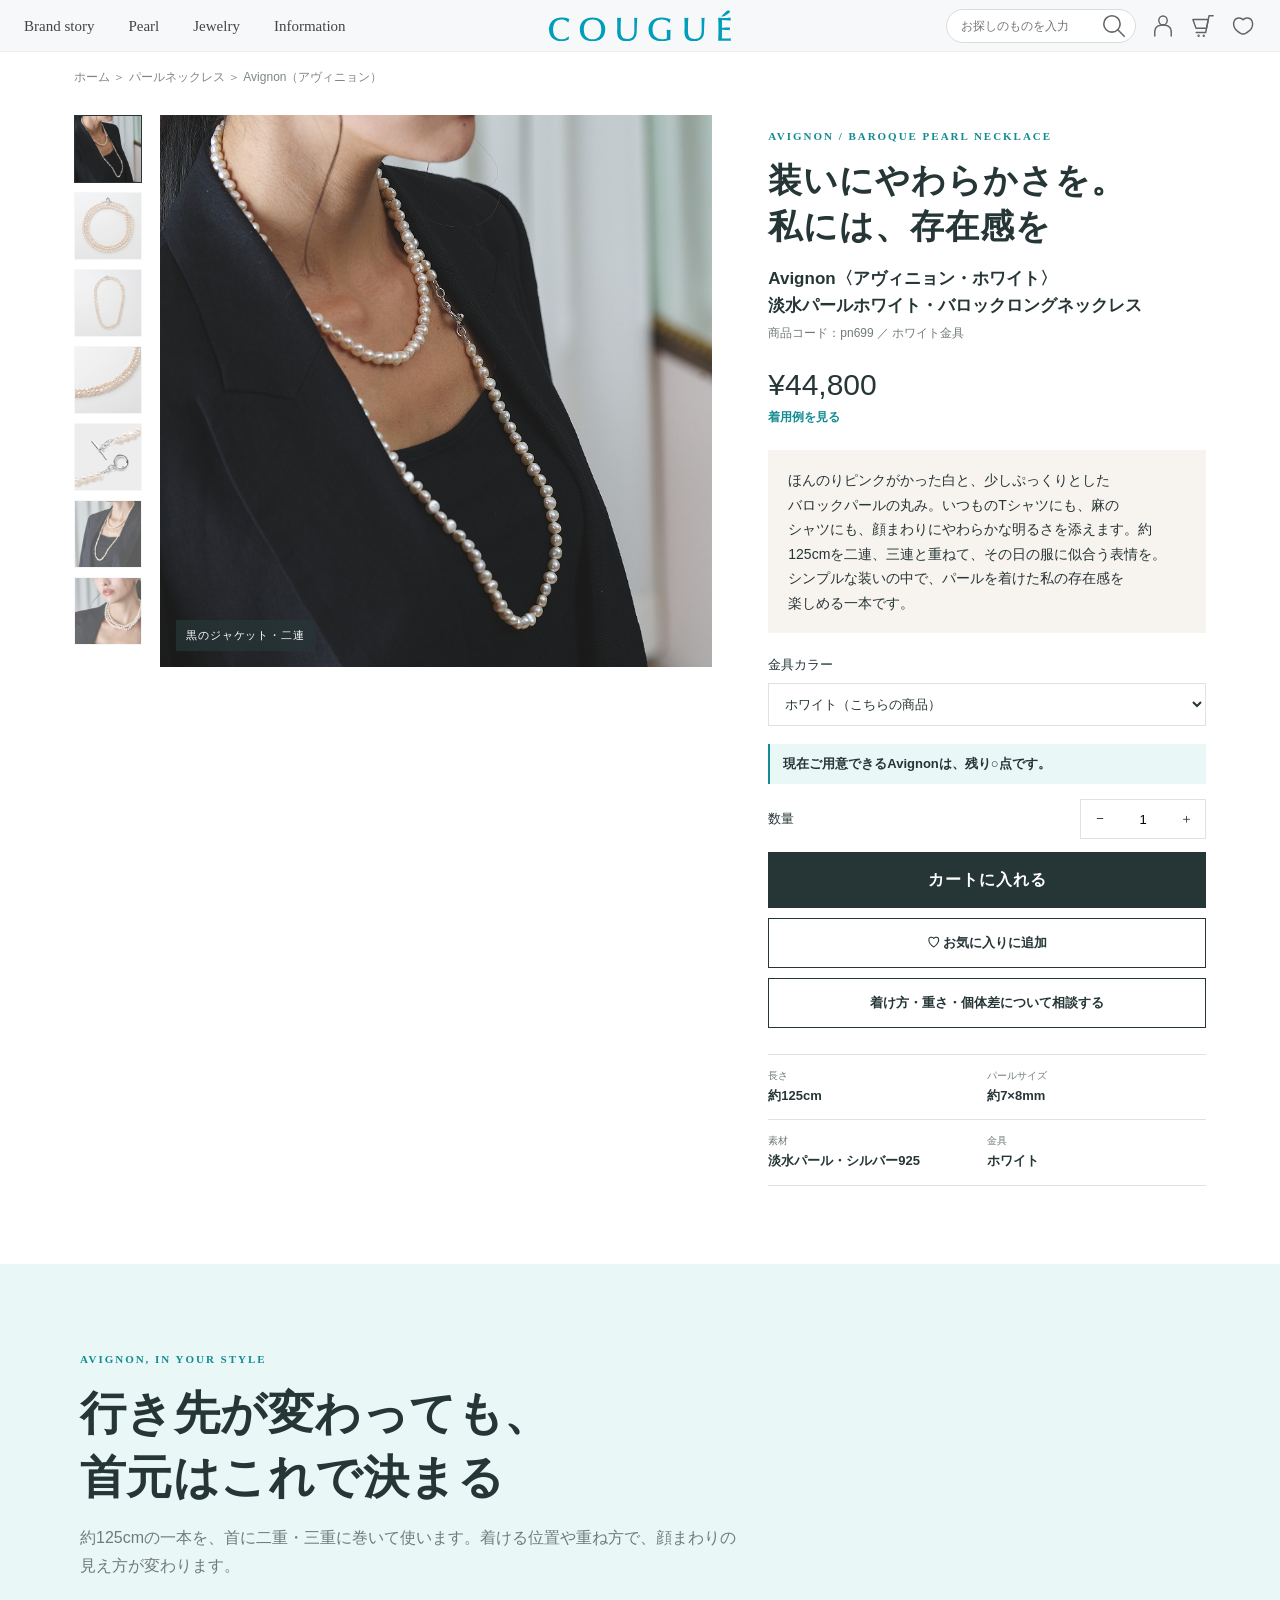
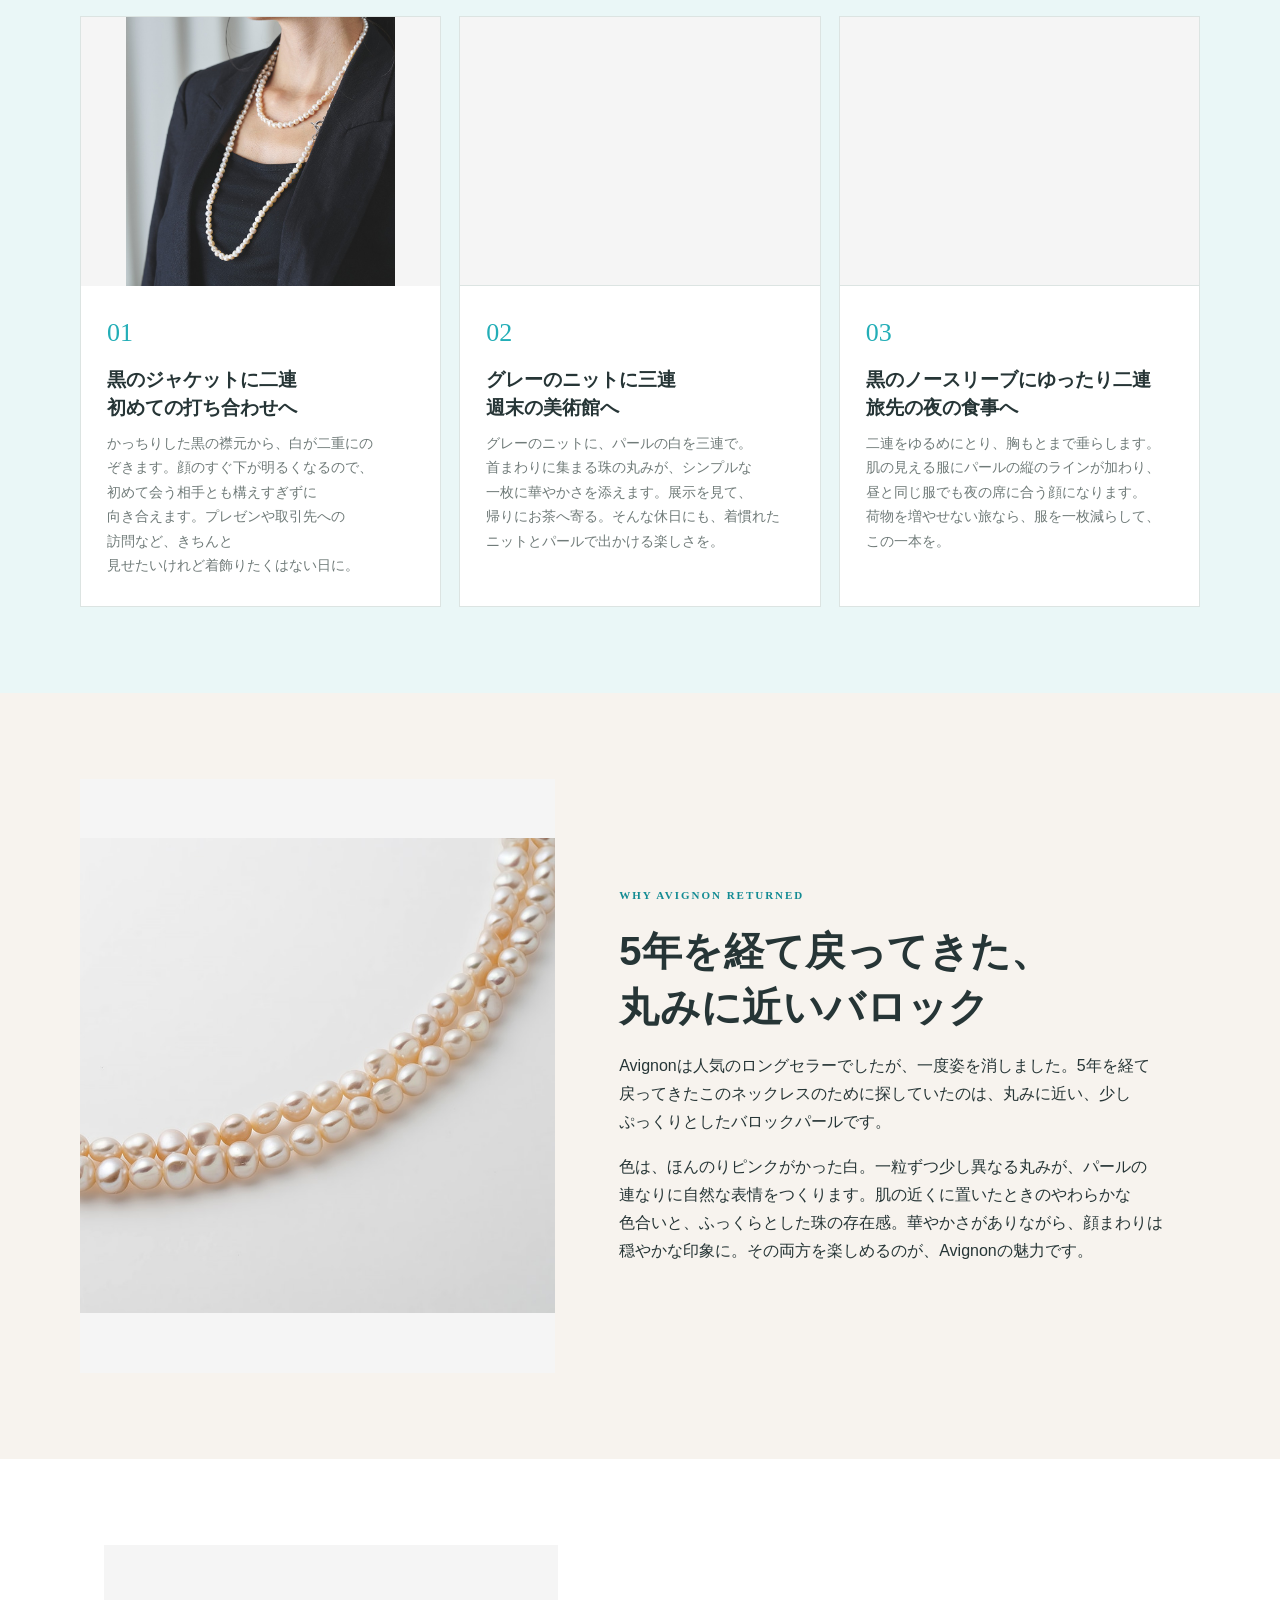
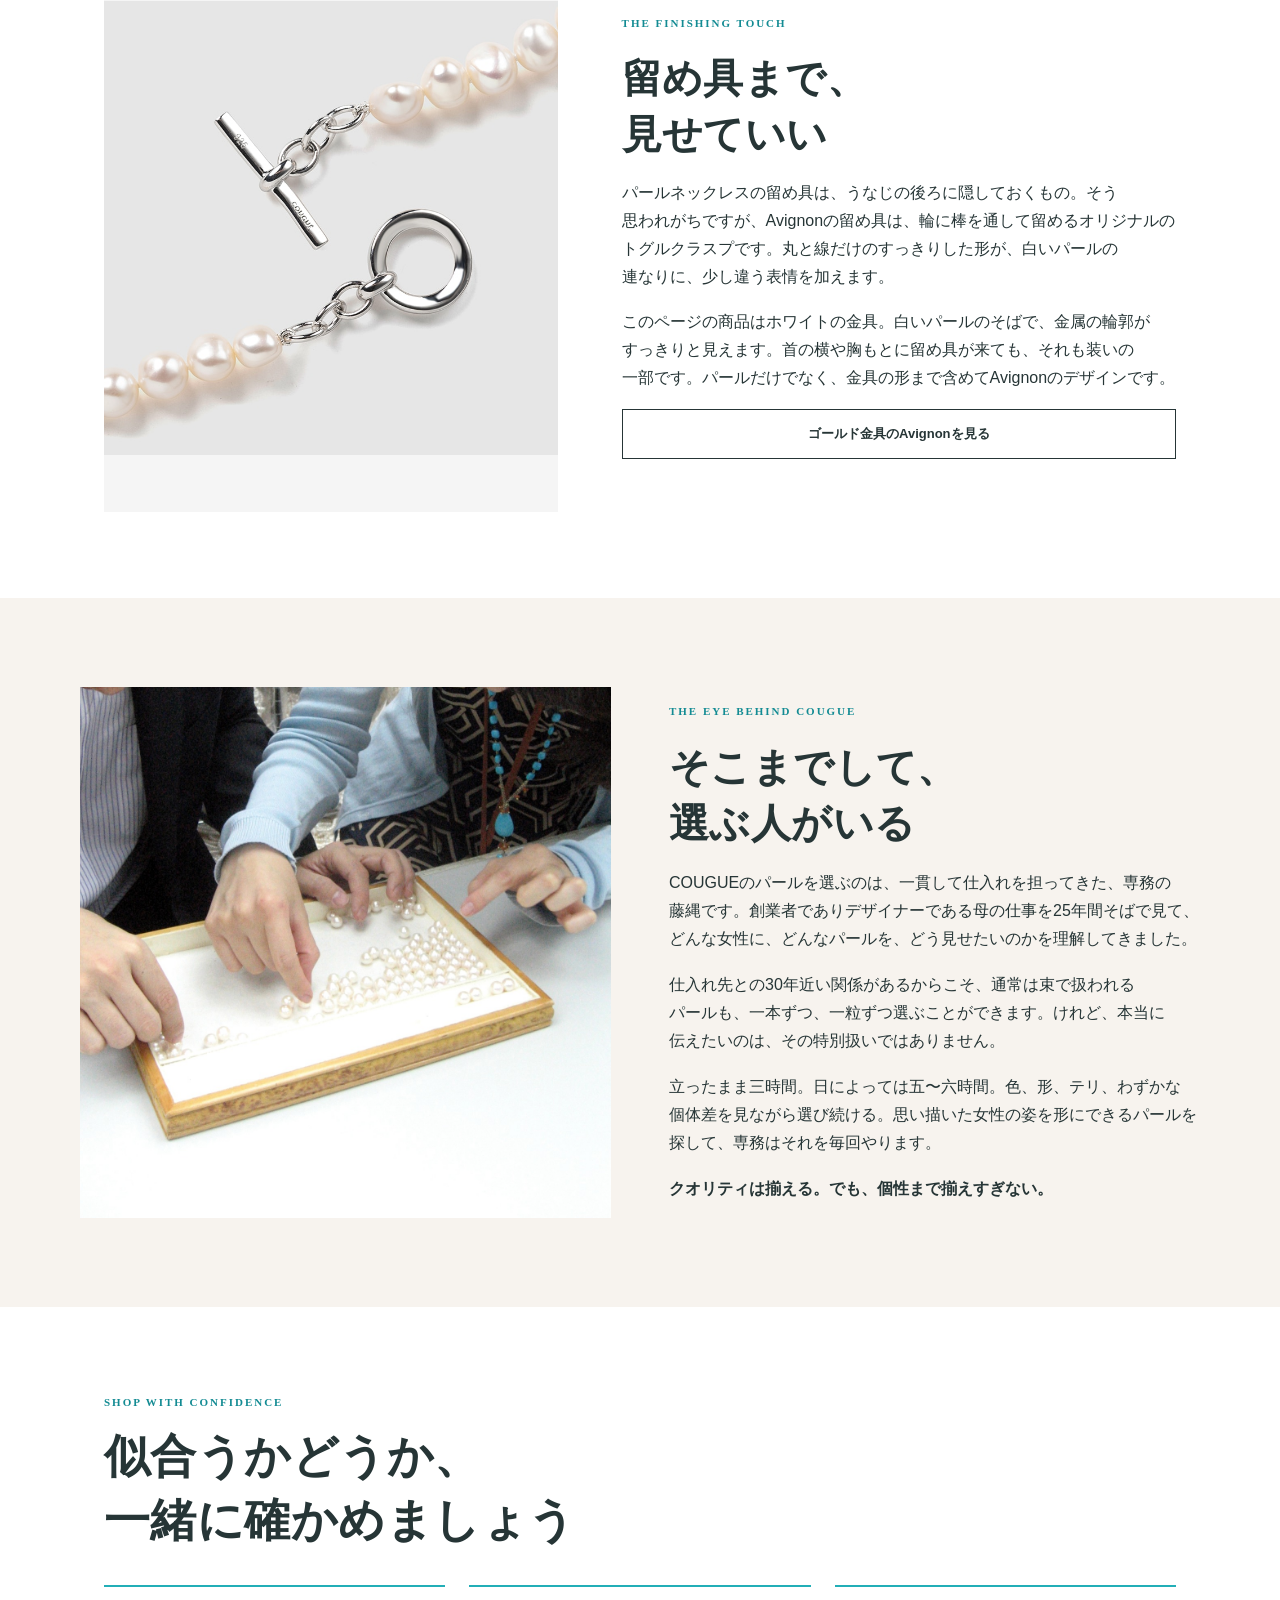
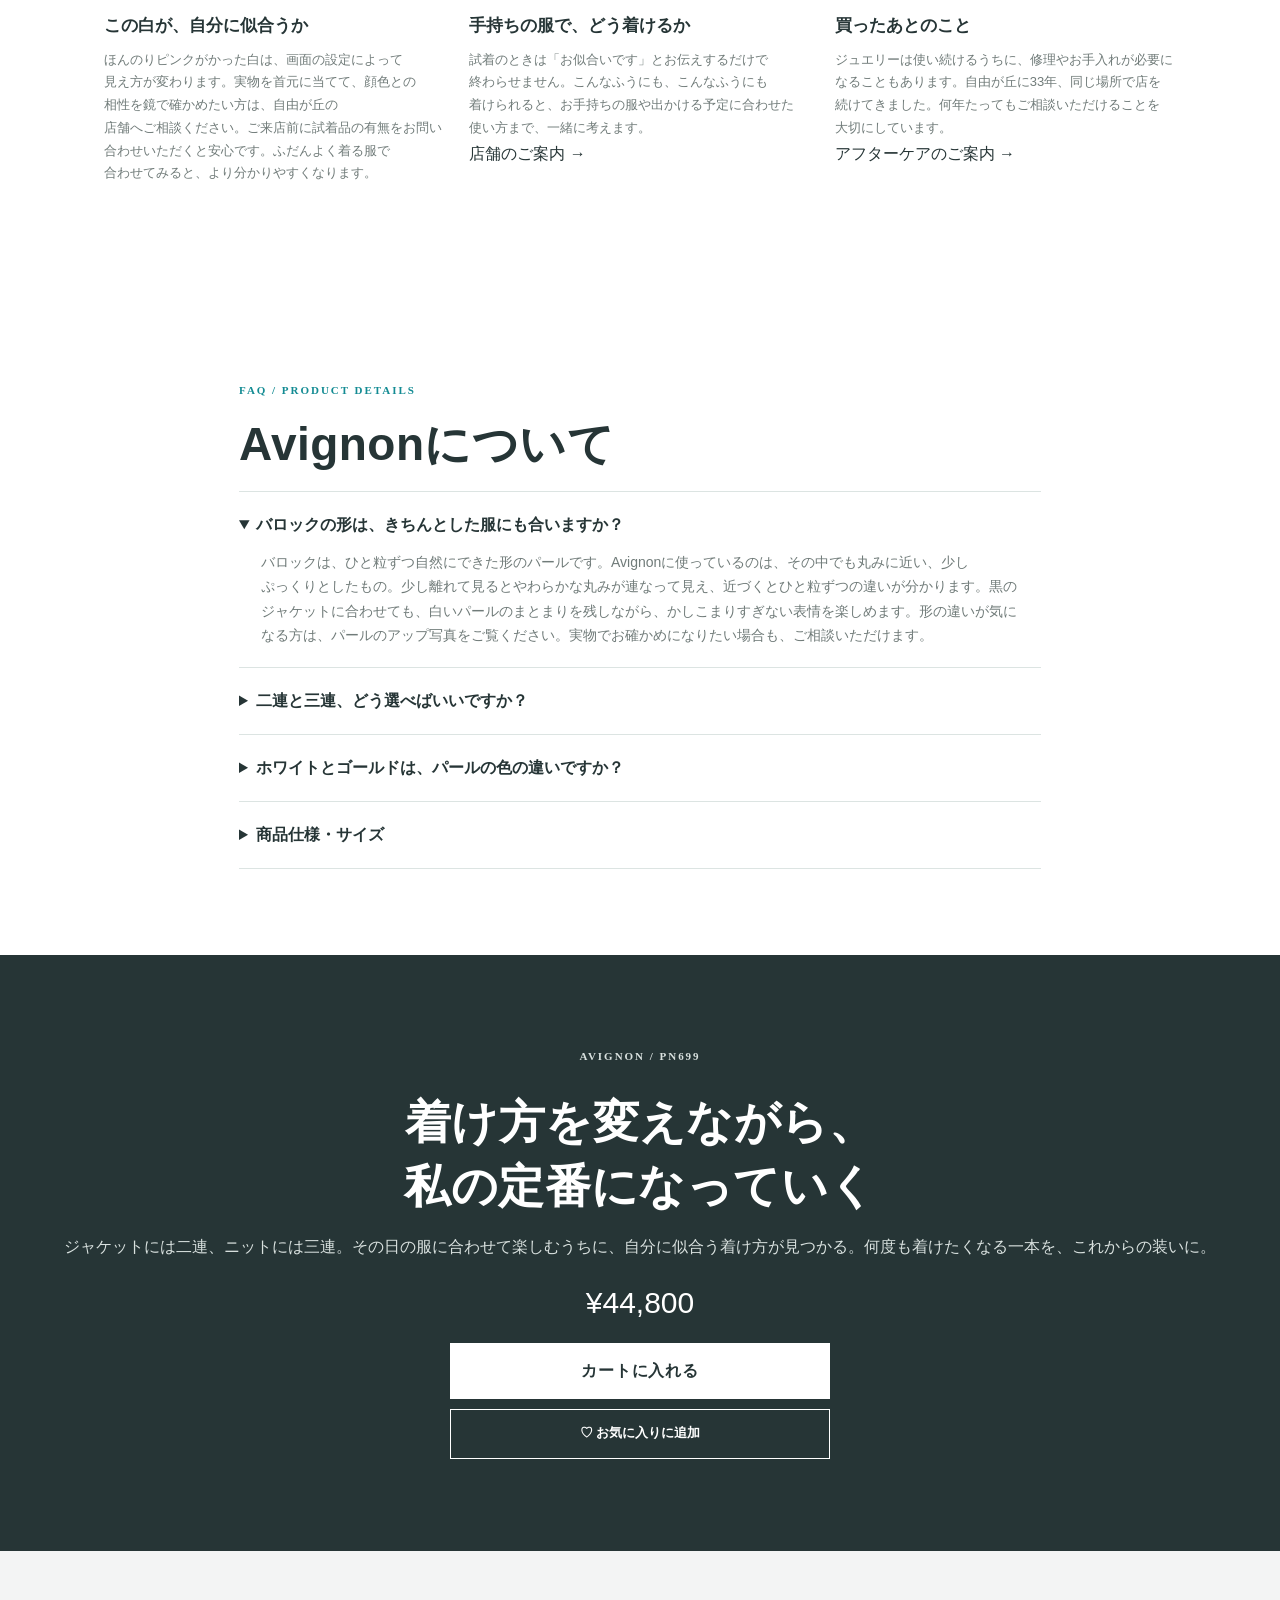
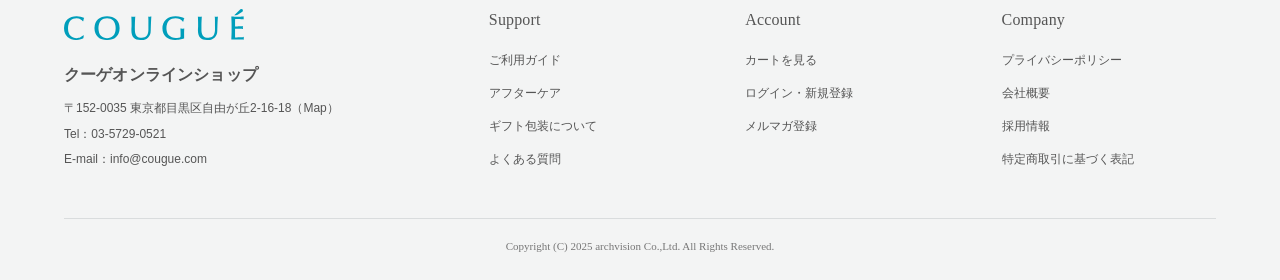
<file: avignon.html>
<!DOCTYPE html>

<html lang="ja">
<head>
<meta charset="utf-8"/>
<meta content="width=device-width, initial-scale=1" name="viewport"/>
<title>Avignon アヴィニョン｜COUGUE</title>
<meta name="description" content="装いにやわらかさを。私には、存在感を。Avignonの着こなしと、丸みに近いバロックパールの魅力をご紹介します。"/>
<style>
    :root {
      --ink:#263536;
      --muted:#707b79;
      --teal:#23aeb7;
      --teal-dark:#138b93;
      --pale:#eaf7f7;
      --sand:#f7f3ee;
      --line:#dce4e2;
      --white:#fff;
      --shadow:0 18px 48px rgba(38,53,54,.11);
    }
    * { box-sizing:border-box; }
    html { scroll-behavior:smooth; }
    body { margin:0; color:var(--ink); background:#fff; font-family:"Noto Sans JP","游ゴシック体","メイリオ",YuGothic,"游ゴシック Medium","Yu Gothic Medium","游ゴシック","Yu Gothic",sans-serif; line-height:1.75; }
    h1,h2,h3,summary { text-wrap:balance; word-break:auto-phrase; line-break:strict; }
    p,.summary,.benefits span,td { text-wrap:pretty; word-break:auto-phrase; line-break:strict; }
    .nowrap { white-space:nowrap; }
    a { color:inherit; text-decoration:none; }
    button { color:inherit; font:inherit; }
    img { display:block; width:100%; }
    .crumb { max-width:1180px; margin:auto; padding:15px 24px; color:#7e8785; font-size:12px; }
    .product-hero { max-width:1180px; margin:0 auto; padding:12px 24px 78px; display:grid; grid-template-columns:minmax(0,1.05fr) minmax(360px,.72fr); gap:56px; align-items:start; }
    .gallery { display:grid; grid-template-columns:72px minmax(0,1fr); gap:14px; position:sticky; top:86px; }
    .thumbs { display:flex; flex-direction:column; gap:9px; max-height:min(70vh,560px); overflow-y:auto; padding-right:4px; scrollbar-width:thin; }
    .thumb { padding:0; border:1px solid transparent; background:#f3f3f3; cursor:pointer; opacity:.72; }
    .thumb.active { border-color:var(--ink); opacity:1; }
    .thumb img { aspect-ratio:1/1; object-fit:cover; }
    .main-photo { position:relative; overflow:hidden; background:#f2f3f2; }
    .main-photo img { aspect-ratio:1/1; object-fit:cover; transition:opacity .18s ease; }
    .photo-label { position:absolute; left:16px; bottom:16px; padding:6px 10px; color:#fff; background:rgba(38,53,54,.74); font-size:11px; letter-spacing:.08em; }
    .purchase { padding-top:12px; }
    .eyebrow { margin:0 0 12px; color:var(--teal-dark); font-family:Roboto,Times,serif; font-size:11px; font-weight:700; letter-spacing:.18em; }
    h1,h2 { font-family:inherit; font-weight:600; letter-spacing:.01em; }
    h1 { margin:0; font-size:clamp(30px,3.2vw,40px); line-height:1.35; letter-spacing:.03em; }
    .product-name { margin:15px 0 0; font-size:17px; font-weight:700; line-height:1.6; }
    .product-code { margin:4px 0 0; color:var(--muted); font-size:12px; }
    .price-row { display:flex; align-items:baseline; gap:14px; margin:23px 0 4px; }
    .price { margin:0; font-family:inherit; font-size:30px; line-height:1.2; }
    .tax { color:var(--muted); font-size:11px; }
    .points { margin:0 0 22px; color:var(--teal-dark); font-size:12px; font-weight:700; }
    .benefits { display:grid; grid-template-columns:repeat(3,1fr); border:1px solid var(--line); margin:0 0 22px; }
    .benefits span { padding:12px 7px; text-align:center; font-size:11px; line-height:1.5; }
    .benefits span + span { border-left:1px solid var(--line); }
    .summary { margin:0 0 21px; padding:18px 20px; background:var(--sand); font-size:14px; }
    .quantity-line { display:flex; align-items:center; justify-content:space-between; margin:0 0 13px; font-size:13px; }
    .quantity { display:flex; align-items:center; border:1px solid var(--line); }
    .quantity button,.quantity input { width:38px; height:38px; display:grid; place-items:center; border:0; background:#fff; text-align:center; font:inherit; }
    .quantity input { width:48px; appearance:textfield; }
    .quantity input::-webkit-inner-spin-button,.quantity input::-webkit-outer-spin-button { appearance:none; margin:0; }
    .quantity button { cursor:pointer; }
    .cta { min-height:56px; display:flex; align-items:center; justify-content:center; width:100%; border:0; color:#fff; background:var(--ink); font-weight:700; letter-spacing:.06em; cursor:pointer; }
    .cta:hover { background:#142627; }
    .favorite-btn { min-height:50px; display:flex; align-items:center; justify-content:center; gap:9px; width:100%; margin-top:10px; border:1px solid var(--ink); color:var(--ink); background:#fff; font:inherit; font-size:13px; font-weight:700; cursor:pointer; }
    .favorite-btn:hover { background:#f6f3ed; }
    .favorite-btn .favorite-icon { font-size:20px; line-height:1; }
    .favorite-btn[aria-pressed="true"] .favorite-icon { color:var(--teal-dark); }
    .sub-cta { min-height:50px; display:flex; align-items:center; justify-content:center; width:100%; margin-top:10px; border:1px solid var(--ink); background:#fff; font-size:13px; font-weight:700; }
    .microcopy { margin:12px 0 0; color:var(--muted); text-align:center; font-size:11px; }
    .quick-spec { display:grid; grid-template-columns:1fr 1fr; gap:0; margin-top:26px; border-top:1px solid var(--line); }
    .quick-spec div { padding:12px 0; border-bottom:1px solid var(--line); }
    .quick-spec div:nth-child(odd) { padding-right:14px; }
    .quick-spec small { display:block; color:var(--muted); font-size:10px; }
    .quick-spec strong { display:block; font-size:13px; }
    .section { max-width:1120px; margin:auto; padding:86px 24px; }
    .wide { max-width:none; }
    .soft { background:var(--pale); }
    .sand { background:var(--sand); }
    .inner { max-width:1120px; margin:auto; }
    h2 { margin:0 0 14px; font-size:clamp(30px,4vw,46px); line-height:1.4; }
    .section-intro { max-width:720px; margin:0 0 36px; color:var(--muted); }
    .reason-grid { display:grid; grid-template-columns:repeat(3,1fr); gap:18px; }
    .reason { display:flex; flex-direction:column; overflow:hidden; background:#fff; border:1px solid var(--line); }
    .reason img { aspect-ratio:4/3; object-fit:cover; }
    .reason-copy { flex:1; padding:24px 26px 28px; }
    .reason-number { color:var(--teal); font-family:Roboto,Times,serif; font-size:26px; }
    .reason h3 { margin:10px 0 8px; font-size:19px; line-height:1.5; }
    .reason p { margin:0; color:var(--muted); font-size:14px; }
    .detail-split { display:grid; grid-template-columns:1fr 1fr; gap:58px; align-items:center; }
    .detail-split img { aspect-ratio:1/1; object-fit:cover; object-position:67% center; }
    .detail-copy h2,.story-copy h2 { font-size:clamp(30px,3.2vw,40px); }
    .detail-copy p { margin:18px 0; }
    .review-grid { display:grid; grid-template-columns:repeat(3,1fr); gap:18px; }
    .review { min-width:0; padding:25px; background:#fff; border:1px solid var(--line); }
    .stars { color:#d6a63f; letter-spacing:.12em; }
    .review p { margin:12px 0 0; font-family:inherit; font-size:15px; line-height:1.8; }
    .reviews-section { background:#fff; border-top:1px solid var(--line); border-bottom:1px solid var(--line); }
    .review-heading { display:flex; justify-content:space-between; align-items:end; gap:32px; margin-bottom:30px; }
    .review-heading h2 { margin-bottom:0; }
    .review-score { min-width:190px; padding:18px 22px; background:var(--sand); text-align:center; }
    .review-score strong { display:block; font-size:34px; line-height:1.1; }
    .review-score .stars { display:block; margin-top:5px; font-size:14px; }
    .review-score small { display:block; margin-top:4px; color:var(--muted); font-size:11px; }
    .review-head { display:flex; align-items:center; justify-content:space-between; gap:18px; }
    .review-meta { color:var(--muted); font-size:11px; white-space:nowrap; }
    .review-more { margin-top:18px; padding:0; border:0; }
    .review-more:last-child { border-bottom:0; }
    .review-more > summary { display:flex; align-items:center; justify-content:center; min-height:54px; padding:12px 20px; border:1px solid var(--ink); cursor:pointer; list-style:none; }
    .review-more > summary::-webkit-details-marker { display:none; }
    .review-more > summary::after { content:'＋'; margin-left:12px; font-weight:400; }
    .review-more[open] > summary::after { content:'−'; }
    .review-more .review-grid { margin-top:18px; }
    .story { display:grid; grid-template-columns:.9fr 1.1fr; gap:64px; align-items:center; }
    .story-image { aspect-ratio:4/5; object-fit:cover; }
    .story-copy p { margin:17px 0; }
    .trust { display:grid; grid-template-columns:repeat(3,1fr); gap:24px; margin-top:32px; }
    .story .trust { grid-template-columns:1fr; gap:8px; }
    .trust article { padding:24px 0; border-top:2px solid var(--teal); }
    .trust h3 { margin:0 0 8px; font-size:17px; }
    .trust p { margin:0; color:var(--muted); font-size:13px; }
    .faq { max-width:850px; }
    details { padding:19px 0; border-top:1px solid var(--line); }
    details:last-child { border-bottom:1px solid var(--line); }
    summary { cursor:pointer; font-weight:700; }
    details p { margin:11px 0 0 22px; color:var(--muted); font-size:14px; }
    .final { padding:92px 24px; color:#fff; background:var(--ink); text-align:center; }
    .final h2 { color:#fff; }
    .final p { margin:0 0 24px; color:#d9e1df; }
    .final .price { margin:0 0 22px; }
    .final .cta { max-width:380px; margin:auto; color:var(--ink); background:#fff; }
    .final .favorite-btn { max-width:380px; margin:10px auto 0; border-color:#fff; color:#fff; background:transparent; }
    .final .favorite-btn:hover { background:rgba(255,255,255,.08); }
    footer { padding:28px; color:#87918f; text-align:center; font-size:11px; }
    .sticky-buy { display:none; }
    @media (max-width:820px) {
      body { padding-bottom:70px; }
      .crumb { padding:10px 16px; }
      .product-hero { display:block; padding:0 0 54px; }
      .gallery { position:static; display:flex; flex-direction:column-reverse; gap:8px; }
      .thumbs { flex-direction:row; max-height:none; padding:0 12px 4px; overflow-x:auto; overflow-y:hidden; }
      .thumb { min-width:58px; }
      .main-photo img { aspect-ratio:1/1; }
      .photo-label { left:12px; bottom:12px; }
      .purchase { padding:28px 18px 0; }
      h1 { font-size:31px; }
      .product-name { font-size:15px; }
      .benefits span { padding:10px 4px; font-size:10px; }
      .section { padding:62px 18px; }
      h2 { font-size:30px; }
      .reason-grid,.review-grid,.trust { grid-template-columns:1fr; }
      .review-heading { align-items:start; flex-direction:column; }
      .review-score { width:100%; }
      .review-head { flex-wrap:wrap; }
      .review-meta { white-space:normal; }
      .reason-copy { padding:21px; }
      .detail-split,.story { grid-template-columns:1fr; gap:30px; }
      .detail-split .detail-copy { order:-1; }
      .story-image { aspect-ratio:4/3; object-position:center 24%; }
      .sticky-buy { position:fixed; left:0; right:0; bottom:0; z-index:30; display:grid; grid-template-columns:1fr 48px 1.4fr; gap:8px; align-items:center; min-height:68px; padding:8px 12px; background:#fff; box-shadow:0 -5px 20px rgba(38,53,54,.15); }
      .sticky-price { font-family:inherit; font-size:17px; }
      .sticky-buy .cta { min-height:49px; }
      .sticky-buy .favorite-btn { min-height:49px; margin:0; padding:0; }
      .sticky-buy .favorite-label { position:absolute; width:1px; height:1px; overflow:hidden; clip-path:inset(50%); white-space:nowrap; }
    }

    .quote-grid { display:grid; grid-template-columns:repeat(3,1fr); gap:18px; }
    .quote-grid blockquote { margin:0; padding:25px; background:#fff; border:1px solid var(--line); font-size:15px; line-height:1.85; }
    .hero-copy h1 { font-size:clamp(36px,4.2vw,56px); }
    @media (max-width: 760px) {
      .quote-grid { grid-template-columns:1fr; }
      .hero-copy h1 { font-size:34px; }
    }
  </style>
<link href="assets/cougue-shell.css" rel="stylesheet"/>
<meta content="noindex,nofollow" name="robots"/><style>
/* Layout classes above are unchanged from Sydney. Only content controls below are added. */
.reason img,.story-image{height:auto;max-width:100%}.story>*{min-width:0}
.cougue-drawer-search button{background-image:url('assets/shell-20260928/icon_search.svg')}
@media(min-width:761px) and (max-width:1024px){.cougue-footer-inner{grid-template-columns:1fr 1fr;gap:32px 24px}.cougue-footer-brand{grid-column:1/-1}}
.photo-pending{aspect-ratio:4/5;background:#eef0ee;border:1px dashed #a3afaa;display:grid;place-items:center;padding:28px;text-align:center;color:#5b6c65;line-height:1.8}.card-pending{aspect-ratio:4/3}.card-pending small{display:block;max-width:240px;margin:8px auto 0}.photo-pending small{font-size:12px;font-weight:400}.pending-note{font-size:12px;color:var(--muted)}
#zoom{border:0;padding:0;display:block;width:100%;cursor:zoom-in}.main-photo img{object-fit:contain}.reason img{object-fit:contain;background:#f5f5f5}.story-image{object-fit:contain;background:#f5f5f5}
.option-label{display:block;font-size:13px;margin-bottom:6px}#product-option{width:100%;padding:12px;border:1px solid var(--line);background:white;font:inherit;font-size:13px;margin-bottom:18px}.review-source,.related{font-size:12px;color:var(--muted)}
.review-grid:has(> :nth-child(2):last-child){grid-template-columns:repeat(2,minmax(0,1fr))}.review-head{flex-wrap:wrap}.measure{font-size:32px}.measure span{font-size:13px}.fine{font-size:12px;color:var(--muted)}
.specs div{display:grid;grid-template-columns:110px 1fr;gap:18px;padding:12px 0;border-bottom:1px solid var(--line);font-size:13px}.specs dd{margin:0}.related a{text-decoration:underline}
dialog{max-width:min(92vw,820px);max-height:90vh;border:0;padding:24px;color:var(--ink)}dialog::backdrop{background:#152220bb}dialog img{width:auto;max-width:100%;max-height:72vh;margin:auto}dialog button{display:block;margin:0 0 14px auto;cursor:pointer}#purchase-dialog{max-width:460px}#purchase-dialog h2{font-size:24px}button:focus-visible,a:focus-visible,summary:focus-visible{outline:3px solid var(--teal-dark);outline-offset:3px}
@media(max-width:820px){.photo-pending{aspect-ratio:4/3}.review-grid:has(> :nth-child(2):last-child){grid-template-columns:1fr}.thumb{width:58px;flex:none}.specs div{grid-template-columns:90px 1fr}.photo-pending{padding:20px}.measure{font-size:28px}}
@media(prefers-reduced-motion:reduce){html{scroll-behavior:auto}}
</style><style>.product-hero h1{font-size:clamp(31px,2.65vw,38px)}.variant-caption{margin:0;padding:8px 14px;background:#f5f5f5;color:var(--muted);font-size:11px}.client-fact-request{margin-top:28px;padding:20px;background:var(--sand);font-size:13px;color:var(--muted)}#product-option:disabled{opacity:1;color:var(--ink)}.reason-photo-empty{aspect-ratio:4/3;background:#f5f5f5;border-bottom:1px solid var(--line)}</style><style>.stock-note { margin:0 0 15px; padding:10px 13px; border-left:2px solid var(--teal-dark); background:var(--pale); color:var(--ink); font-size:13px; font-weight:700; line-height:1.55; }</style>
</head>
<body>
<header class="cougue-site-header">
<button aria-controls="cougue-search-panel" aria-expanded="false" aria-label="商品を検索" class="cougue-search-toggle" data-cougue-search-toggle="" type="button"><img alt="" src="assets/shell-20260928/icon_search.svg"/></button>
<nav aria-label="メインナビゲーション" class="cougue-desktop-nav">
<div class="cougue-nav-item"><a class="cougue-nav-label" href="https://www.cougue.com/html/page9.html">Brand story</a><div class="cougue-nav-menu"><a href="https://www.cougue.com/html/page9.html">ブランドストーリー</a><a href="https://www.cougue.com/html/page2.html">自由が丘 本店</a><a href="https://www.cougue.com/html/page10.html">お客様の声</a><a href="https://www.cougue.com/html/page1.html">アフターケア</a><a href="https://www.cougue.com/html/page34.html">ギフトラッピング</a><a href="https://www.cougue.com/html/page6.html">よくあるご質問</a></div></div>
<div class="cougue-nav-item"><a class="cougue-nav-label" href="https://www.cougue.com/view/category/ct15">Pearl</a><div class="cougue-nav-menu"><a href="https://www.cougue.com/view/category/ct17">パールネックレス</a><a href="https://www.cougue.com/view/category/ct16">パールリング</a><a href="https://www.cougue.com/view/category/ct19">パールピアス・イヤリング</a><a href="https://www.cougue.com/view/category/ct81">バロックパール商品</a><a href="https://www.cougue.com/html/page28.html">パールへのこだわり</a></div></div>
<div class="cougue-nav-item"><a class="cougue-nav-label" href="https://www.cougue.com/view/category/ct137">Jewelry</a><div class="cougue-nav-menu"><a href="https://www.cougue.com/view/category/all_items">すべての商品</a><a href="https://www.cougue.com/view/category/ct202">OUTLET</a><a href="https://www.cougue.com/view/category/ct140">コレクション別で探す</a><a href="https://www.cougue.com/view/category/ct141">パールの色で探す</a><a href="https://www.cougue.com/view/category/ct142">パールネックレス長さで探す</a></div></div>
<div class="cougue-nav-item"><a class="cougue-nav-label" href="https://www.cougue.com/view/news/list">Information</a><div class="cougue-nav-menu"><a href="https://www.cougue.com/view/news/list">お知らせ</a><a href="https://www.cougue.com/view/guide">ご利用ガイド</a><a href="https://www.cougue.com/view/company">このショップについて</a><a href="https://www.instagram.com/cougue.jiyugaoka/" rel="noopener" target="_blank">Instagram</a></div></div>
</nav>
<a aria-label="COUGUEトップページ" class="cougue-logo" href="https://www.cougue.com/"><img alt="自由が丘クーゲ ジュエリーショップ" src="assets/shell-20260928/logo.svg"/></a>
<div class="cougue-header-actions"><form action="https://www.cougue.com/view/search" class="cougue-header-search-form" method="get" role="search"><input aria-label="商品検索" name="search_keyword" placeholder="お探しのものを入力" type="search"/><button aria-label="検索する" type="submit"><img alt="" src="assets/shell-20260928/icon_search.svg"/></button></form><a aria-label="マイページ" class="cougue-icon-link" href="https://www.cougue.com/view/member/mypage"><img alt="" src="assets/shell-20260928/icon_user.svg"/></a><a aria-label="カートを見る" class="cougue-icon-link" href="https://www.cougue.com/view/cart"><img alt="" src="assets/shell-20260928/icon_bag.svg"/></a><a aria-label="お気に入り" class="cougue-icon-link" href="https://www.cougue.com/view/member/favorite"><img alt="" src="assets/shell-20260928/icon_heart.svg"/></a><button aria-controls="cougue-drawer" aria-expanded="false" aria-label="メニューを開く" class="cougue-menu-toggle" data-cougue-menu-toggle="" type="button"><span></span><span></span><span></span></button></div>
</header>
<div aria-hidden="true" class="cougue-search-panel" data-cougue-search-panel="" id="cougue-search-panel"><form action="https://www.cougue.com/view/search" class="cougue-drawer-search" method="get" role="search"><input aria-label="商品検索" name="search_keyword" placeholder="お探しのものを入力してください" type="search"/><button aria-label="検索する" type="submit">⌕</button></form></div>
<div aria-hidden="true" class="cougue-drawer-overlay" data-cougue-drawer-overlay=""><aside aria-label="サイトメニュー" class="cougue-drawer" data-cougue-drawer="" id="cougue-drawer"><button aria-label="メニューを閉じる" class="cougue-drawer-close" data-cougue-drawer-close="" type="button">×</button><form action="https://www.cougue.com/view/search" class="cougue-drawer-search" method="get" role="search"><input aria-label="商品検索" name="search_keyword" placeholder="お探しのものを入力してください" type="search"/><button aria-label="検索する" type="submit">⌕</button></form><a class="cougue-drawer-primary" href="https://www.cougue.com/view/cart">カートを見る</a><a class="cougue-drawer-primary" href="https://www.cougue.com/view/member/login">ログイン</a><h2 class="cougue-drawer-section-title">アイテムカテゴリ</h2><details><summary>アイテム別</summary><div class="cougue-drawer-sub"><a href="https://www.cougue.com/view/category/ct250">ネックレス</a><a href="https://www.cougue.com/view/category/ct251">リング</a><a href="https://www.cougue.com/view/category/ct252">ピアス・イヤリング</a><a href="https://www.cougue.com/view/category/ct254">ブレスレット</a><a href="https://www.cougue.com/view/category/ct255">ペンダント</a></div></details><details><summary>新着アイテム</summary><div class="cougue-drawer-sub"><a href="https://www.cougue.com/view/category/ct5">新着商品一覧</a><a href="https://www.cougue.com/view/category/ct7">新着パール</a></div></details><details><summary>OUTLET</summary><div class="cougue-drawer-sub"><a href="https://www.cougue.com/view/category/ct202">OUTLET</a><a href="https://www.cougue.com/view/category/ct203">パール OUTLET</a></div></details><details><summary>パール</summary><div class="cougue-drawer-sub"><a href="https://www.cougue.com/view/category/ct15">パール</a><a href="https://www.cougue.com/view/category/ct17">パールネックレス</a><a href="https://www.cougue.com/view/category/ct16">パールリング</a><a href="https://www.cougue.com/view/category/ct19">パールピアス・イヤリング</a><a href="https://www.cougue.com/view/category/ct18">ネックレスセット</a><a href="https://www.cougue.com/view/category/ct88">ブレスレット</a></div></details><details><summary>バロックパール商品</summary><div class="cougue-drawer-sub"><a href="https://www.cougue.com/view/category/ct81">バロックパール商品</a><a href="https://www.cougue.com/view/category/ct227">バロックパールネックレス</a><a href="https://www.cougue.com/view/category/ct229">バロックパールピアス・イヤリング</a><a href="https://www.cougue.com/view/category/ct236">ケシパール</a><a href="https://www.cougue.com/view/category/ct246">オイスターパール</a></div></details><details><summary>商品を探す</summary><div class="cougue-drawer-sub"><a href="https://www.cougue.com/view/category/ct137">商品を探す</a><a href="https://www.cougue.com/view/category/ct140">コレクション別</a><a href="https://www.cougue.com/view/category/ct141">パールの色</a><a href="https://www.cougue.com/view/category/ct142">ネックレスの長さ</a></div></details><a class="cougue-drawer-direct" href="https://www.cougue.com/view/news/list">お知らせ</a><a class="cougue-drawer-direct" href="https://www.cougue.com/view/guide">ご利用ガイド</a><a class="cougue-drawer-direct" href="https://www.cougue.com/view/company">このショップについて</a><a class="cougue-drawer-direct" href="#makeshop-common-contact-url">お問い合わせ</a></aside></div>
<div class="crumb">ホーム ＞ パールネックレス ＞ Avignon（アヴィニョン）</div>
<main><section class="product-hero" data-slot="hero"><div class="gallery" aria-label="Avignonの商品画像"><div class="thumbs"><button class="thumb active" aria-pressed="true" type="button" data-src="assets/avignon-20260929/7.jpg" data-label="黒のジャケット・二連" aria-label="黒のジャケット・二連を表示"><img class="" src="assets/avignon-20260929/7.jpg" alt="黒のジャケット・二連" loading="lazy"/></button><button class="thumb" aria-pressed="false" type="button" data-src="assets/avignon-20260929/1.jpg" data-label="ホワイト金具・ネックレス全体" aria-label="ホワイト金具・ネックレス全体を表示"><img class="" src="assets/avignon-20260929/1.jpg" alt="ホワイト金具・ネックレス全体" loading="lazy"/></button><button class="thumb" aria-pressed="false" type="button" data-src="assets/avignon-20260929/2.jpg" data-label="ホワイト金具・ロングのライン" aria-label="ホワイト金具・ロングのラインを表示"><img class="" src="assets/avignon-20260929/2.jpg" alt="ホワイト金具・ロングのライン" loading="lazy"/></button><button class="thumb" aria-pressed="false" type="button" data-src="assets/avignon-20260929/3.jpg" data-label="丸みに近いバロックパール" aria-label="丸みに近いバロックパールを表示"><img class="" src="assets/avignon-20260929/3.jpg" alt="丸みに近いバロックパール" loading="lazy"/></button><button class="thumb" aria-pressed="false" type="button" data-src="assets/avignon-20260929/4.jpg" data-label="ホワイト金具・オリジナルトグル" aria-label="ホワイト金具・オリジナルトグルを表示"><img class="" src="assets/avignon-20260929/4.jpg" alt="ホワイト金具・オリジナルトグル" loading="lazy"/></button><button class="thumb" aria-pressed="false" type="button" data-src="assets/avignon-20260929/8.jpg" data-label="黒のジャケット・正面" aria-label="黒のジャケット・正面を表示"><img class="" src="assets/avignon-20260929/8.jpg" alt="黒のジャケット・正面" loading="lazy"/></button><button class="thumb" aria-pressed="false" type="button" data-src="assets/avignon-20260929/9.jpg" data-label="黒のジャケット・三連" aria-label="黒のジャケット・三連を表示"><img class="" src="assets/avignon-20260929/9.jpg" alt="黒のジャケット・三連" loading="lazy"/></button></div><div class="main-photo"><button id="zoom" type="button" aria-label="商品画像を拡大"><img id="mainImage" src="assets/avignon-20260929/7.jpg" alt="黒のジャケットにAvignonを二連で合わせた着用例"/></button><span class="photo-label" id="photoLabel">黒のジャケット・二連</span></div></div><div class="purchase"><p class="eyebrow">AVIGNON / BAROQUE PEARL NECKLACE</p><h1 id="page-title">装いにやわらかさを。<br/>私には、存在感を</h1><p class="product-name">Avignon〈アヴィニョン・ホワイト〉<span>淡水パールホワイト・バロックロングネックレス</span></p><p class="product-code">商品コード：pn699 ／ ホワイト金具</p><div class="price-row"><p class="price">¥44,800</p></div><p class="points"><a href="#looks">着用例を見る</a></p><div class="summary">ほんのりピンクがかった白と、少しぷっくりとしたバロックパールの丸み。いつものTシャツにも、麻のシャツにも、顔まわりにやわらかな明るさを添えます。約125cmを二連、三連と重ねて、その日の服に似合う表情を。シンプルな装いの中で、パールを着けた私の存在感を楽しめる一本です。</div><label class="option-label" for="product-option">金具カラー</label><select id="product-option" disabled><option value="white">ホワイト（こちらの商品）</option></select><p class="stock-note">現在ご用意できるAvignonは、残り○点です。</p><div class="quantity-line"><label for="quantity">数量</label><div class="quantity"><button id="minus" type="button" aria-label="数量を減らす">−</button><input id="quantity" type="number" value="1" min="1" max="99" aria-label="数量"/><button id="plus" type="button" aria-label="数量を増やす">＋</button></div></div><button class="cta" id="cart" type="button">カートに入れる</button><button class="favorite-btn" id="favorite" type="button" aria-pressed="false">♡ お気に入りに追加</button><a class="sub-cta" href="#makeshop-common-contact-url">着け方・重さ・個体差について相談する</a><div class="quick-spec"><div><small>長さ</small><strong>約125cm</strong></div><div><small>パールサイズ</small><strong>約7×8mm</strong></div><div><small>素材</small><strong>淡水パール・シルバー925</strong></div><div><small>金具</small><strong>ホワイト</strong></div></div></div></section>
<section data-slot="reviews" hidden style="display:none"></section>
<section class="section wide soft" data-slot="reasons" id="looks"><div class="inner"><p class="eyebrow">AVIGNON, IN YOUR STYLE</p><h2>行き先が変わっても、<br/>首元はこれで決まる</h2><p class="section-intro">約125cmの一本を、首に二重・三重に巻いて使います。着ける位置や重ね方で、顔まわりの見え方が変わります。</p><div class="reason-grid"><article class="reason"><img class="" src="assets/avignon-20260929/8.jpg" alt="黒のジャケット・正面" loading="lazy" width="800" height="800"/><div class="reason-copy"><span class="reason-number">01</span><h3>黒のジャケットに二連<br/>初めての打ち合わせへ</h3><p>かっちりした黒の襟元から、白が二重にのぞきます。顔のすぐ下が明るくなるので、初めて会う相手とも構えすぎずに向き合えます。プレゼンや取引先への訪問など、きちんと見せたいけれど着飾りたくはない日に。</p></div></article><article class="reason"><div class="reason-photo-empty" aria-hidden="true"></div><div class="reason-copy"><span class="reason-number">02</span><h3>グレーのニットに三連<br/>週末の美術館へ</h3><p>グレーのニットに、パールの白を三連で。首まわりに集まる珠の丸みが、シンプルな一枚に華やかさを添えます。展示を見て、帰りにお茶へ寄る。そんな休日にも、着慣れたニットとパールで出かける楽しさを。</p></div></article><article class="reason"><div class="reason-photo-empty" aria-hidden="true"></div><div class="reason-copy"><span class="reason-number">03</span><h3>黒のノースリーブにゆったり二連<br/>旅先の夜の食事へ</h3><p>二連をゆるめにとり、胸もとまで垂らします。肌の見える服にパールの縦のラインが加わり、昼と同じ服でも夜の席に合う顔になります。荷物を増やせない旅なら、服を一枚減らして、この一本を。</p></div></article></div></div></section>
<section class="section wide sand" data-slot="design"><div class="inner story"><img class="story-image" src="assets/avignon-20260929/3.jpg" alt="丸みに近いバロックパール" loading="lazy" width="800" height="800"/><div class="story-copy"><p class="eyebrow">WHY AVIGNON RETURNED</p><h2>5年を経て戻ってきた、<br/>丸みに近いバロック</h2><p>Avignonは人気のロングセラーでしたが、一度姿を消しました。5年を経て戻ってきたこのネックレスのために探していたのは、丸みに近い、少しぷっくりとしたバロックパールです。</p><p>色は、ほんのりピンクがかった白。一粒ずつ少し異なる丸みが、パールの連なりに自然な表情をつくります。肌の近くに置いたときのやわらかな色合いと、ふっくらとした珠の存在感。華やかさがありながら、顔まわりは穏やかな印象に。その両方を楽しめるのが、Avignonの魅力です。</p></div></div></section>
<section class="section" data-slot="hardware"><div class="inner story"><img class="story-image" src="assets/avignon-20260929/4.jpg" alt="ホワイト金具・オリジナルトグル" loading="lazy" width="800" height="800"/><div class="story-copy"><p class="eyebrow">THE FINISHING TOUCH</p><h2>留め具まで、<br/>見せていい</h2><p>パールネックレスの留め具は、うなじの後ろに隠しておくもの。そう思われがちですが、Avignonの留め具は、輪に棒を通して留めるオリジナルのトグルクラスプです。丸と線だけのすっきりした形が、白いパールの連なりに、少し違う表情を加えます。</p><p>このページの商品はホワイトの金具。白いパールのそばで、金属の輪郭がすっきりと見えます。首の横や胸もとに留め具が来ても、それも装いの一部です。パールだけでなく、金具の形まで含めてAvignonのデザインです。</p><a class="sub-cta" href="https://www.cougue.com/view/item/000000002143">ゴールド金具のAvignonを見る</a></div></div></section>
<section class="section wide sand" data-slot="selection"><div class="inner detail-split"><img src="assets/sydney/pearl-selection-2-bright-v1.jpg" alt="COUGUEのパールを選定する様子" loading="lazy"/><div class="detail-copy"><p class="eyebrow">THE EYE BEHIND COUGUE</p><h2>そこまでして、<br/>選ぶ人がいる</h2><p>COUGUEのパールを選ぶのは、一貫して仕入れを担ってきた、専務の藤縄です。創業者でありデザイナーである母の仕事を25年間そばで見て、どんな女性に、どんなパールを、どう見せたいのかを理解してきました。</p><p>仕入れ先との30年近い関係があるからこそ、通常は束で扱われるパールも、一本ずつ、一粒ずつ選ぶことができます。けれど、本当に伝えたいのは、その特別扱いではありません。</p><p>立ったまま三時間。日によっては五〜六時間。色、形、テリ、わずかな個体差を見ながら選び続ける。思い描いた女性の姿を形にできるパールを探して、専務はそれを毎回やります。</p><p><strong>クオリティは揃える。でも、個性まで揃えすぎない。</strong></p></div></div></section>
<section data-slot="lasting-value" hidden style="display:none"></section>
<section class="section" data-slot="support"><p class="eyebrow">SHOP WITH CONFIDENCE</p><h2>似合うかどうか、<br/>一緒に確かめましょう</h2><div class="trust"><article><h3>この白が、自分に似合うか</h3><p>ほんのりピンクがかった白は、画面の設定によって見え方が変わります。実物を首元に当てて、顔色との相性を鏡で確かめたい方は、自由が丘の店舗へご相談ください。ご来店前に試着品の有無をお問い合わせいただくと安心です。ふだんよく着る服で合わせてみると、より分かりやすくなります。</p></article><article><h3>手持ちの服で、どう着けるか</h3><p>試着のときは「お似合いです」とお伝えするだけで終わらせません。こんなふうにも、こんなふうにも着けられると、お手持ちの服や出かける予定に合わせた使い方まで、一緒に考えます。</p><a href="https://www.cougue.com/html/page2.html">店舗のご案内 →</a></article><article><h3>買ったあとのこと</h3><p>ジュエリーは使い続けるうちに、修理やお手入れが必要になることもあります。自由が丘に33年、同じ場所で店を続けてきました。何年たってもご相談いただけることを大切にしています。</p><a href="https://www.cougue.com/html/page1.html">アフターケアのご案内 →</a></article></div></section>
<section class="section faq" data-slot="faq"><p class="eyebrow">FAQ / PRODUCT DETAILS</p><h2>Avignonについて</h2><details open=""><summary>バロックの形は、きちんとした服にも合いますか？</summary><p>バロックは、ひと粒ずつ自然にできた形のパールです。Avignonに使っているのは、その中でも丸みに近い、少しぷっくりとしたもの。少し離れて見るとやわらかな丸みが連なって見え、近づくとひと粒ずつの違いが分かります。黒のジャケットに合わせても、白いパールのまとまりを残しながら、かしこまりすぎない表情を楽しめます。形の違いが気になる方は、パールのアップ写真をご覧ください。実物でお確かめになりたい場合も、ご相談いただけます。</p></details><details><summary>二連と三連、どう選べばいいですか？</summary><p>どちらかを選んで買う必要はありません。約125cmの同じ一本を、二重に巻くか三重に巻くかで変えられます。迷ったら、襟ぐりで決めるのがいちばん簡単です。胸もとが開いた服やジャケットの日は二連で縦に長く、首の詰まったニットの日は三連で首まわりに。鏡から一歩離れて、全身で見たときにしっくりくるほうを選んでください。首まわりや服の厚みでも収まりが変わるので、合わせたい服がお決まりでしたら、着け方をご相談ください。</p></details><details><summary>ホワイトとゴールドは、パールの色の違いですか？</summary><p>いいえ、金具の色の違いです。どちらもパールは白です。このページはホワイト金具の商品です。ゴールドの金具をご希望の方は、ゴールド金具の商品ページからお選びください。</p></details><details><summary>商品仕様・サイズ</summary><dl class="specs"><div><dt>商品名</dt><dd>Avignon〈アヴィニョン・ホワイト〉</dd></div><div><dt>商品コード</dt><dd>pn699</dd></div><div><dt>素材</dt><dd>淡水パール・シルバー925</dd></div><div><dt>カラー・形</dt><dd>ホワイト・バロック</dd></div><div><dt>長さ</dt><dd>約125cm</dd></div><div><dt>パールサイズ</dt><dd>約7×8mm</dd></div><div><dt>金具</dt><dd>オリジナルトグル（ホワイト）</dd></div><div><dt>品質表記</dt><dd>AAA（COUGUE公式表記）</dd></div></dl></details></section>
<section class="final" data-slot="final"><p class="eyebrow">AVIGNON / PN699</p><h2>着け方を変えながら、<br/>私の定番になっていく</h2><p>ジャケットには二連、ニットには三連。その日の服に合わせて楽しむうちに、自分に似合う着け方が見つかる。何度も着けたくなる一本を、これからの装いに。</p><div class="price">¥44,800</div><button class="cta cart-btn" data-cart="" type="button">カートに入れる</button><button class="favorite-btn" data-favorite="" type="button" aria-pressed="false">♡ お気に入りに追加</button></section></main>
<footer class="cougue-footer"><div class="cougue-footer-inner"><div class="cougue-footer-brand"><a href="https://www.cougue.com/"><img alt="クーゲオンラインショップ" src="assets/shell-20260928/logo.svg"/></a><h2>クーゲオンラインショップ</h2><p>〒152-0035 東京都目黒区自由が丘2-16-18（<a href="https://www.google.com/maps/place/%E8%87%AA%E7%94%B1%E3%81%8C%E4%B8%98+%E3%82%AF%E3%83%BC%E3%82%B2/" rel="noopener" target="_blank">Map</a>）</p><p>Tel：03-5729-0521</p><p>E-mail：info@cougue.com</p></div><nav aria-label="サポート" class="cougue-footer-nav"><h2>Support</h2><a href="https://www.cougue.com/view/guide">ご利用ガイド</a><a href="https://www.cougue.com/html/page1.html">アフターケア</a><a href="https://www.cougue.com/html/page34.html">ギフト包装について</a><a href="https://www.cougue.com/html/page6.html">よくある質問</a></nav><nav aria-label="アカウント" class="cougue-footer-nav"><h2>Account</h2><a href="https://www.cougue.com/view/cart">カートを見る</a><a href="https://www.cougue.com/view/member/login">ログイン・新規登録</a><a href="https://www.cougue.com/ssl/popup_mailmagazine.html?db=kokifujinawa">メルマガ登録</a></nav><nav aria-label="会社情報" class="cougue-footer-nav"><h2>Company</h2><a href="https://www.cougue.com/html/page7.html">プライバシーポリシー</a><a href="https://www.cougue.com/view/company">会社概要</a><a href="https://www.cougue.com/html/page18.html">採用情報</a><a href="https://www.cougue.com/html/ordercontract.html">特定商取引に基づく表記</a></nav></div><div class="cougue-footer-copy">Copyright (C) 2025 archvision Co.,Ltd. All Rights Reserved.</div></footer>
<div class="sticky-buy"><span class="sticky-price">¥44,800</span><button aria-label="お気に入りに追加" aria-pressed="false" class="favorite-btn" data-favorite="" type="button">♡</button><button class="cta cart-btn" data-cart="" type="button">カートに入れる</button></div>
<script src="assets/cougue-shell.js"></script>

<dialog aria-label="商品画像の拡大" id="image-dialog"><button id="close-dialog" type="button">閉じる ×</button><img alt="" id="zoom-image"/></dialog><dialog aria-labelledby="purchase-dialog-title" id="purchase-dialog"><button id="purchase-close" type="button">閉じる ×</button><h2 id="purchase-dialog-title">購入は公式ページで</h2><p>こちらは確認用モックです。カートへの追加は行っていません。数量は、公式ページで改めてお選びください。</p><a class="cta" href="https://www.cougue.com/view/item/000000002144">公式商品ページへ進む</a></dialog><script>
const mainImage=document.getElementById('mainImage');
document.querySelectorAll('.thumb').forEach(b=>b.onclick=()=>{mainImage.src=b.dataset.src;mainImage.alt=b.querySelector('img').alt;document.getElementById('photoLabel').textContent=b.dataset.label;document.querySelectorAll('.thumb').forEach(x=>{x.classList.toggle('active',x===b);x.setAttribute('aria-pressed',String(x===b))})});
const zoomDialog=document.getElementById('image-dialog');document.getElementById('zoom').onclick=()=>{const im=document.getElementById('zoom-image');im.src=mainImage.src;im.alt=mainImage.alt;zoomDialog.showModal()};document.getElementById('close-dialog').onclick=()=>zoomDialog.close();
const q=document.getElementById('quantity');function clamp(){q.value=Math.max(1,Math.min(99,parseInt(q.value)||1))}document.getElementById('minus').onclick=()=>{clamp();q.value=Math.max(1,+q.value-1)};document.getElementById('plus').onclick=()=>{clamp();q.value=Math.min(99,+q.value+1)};q.onchange=clamp;
document.querySelectorAll('#favorite,[data-favorite]').forEach(b=>b.onclick=()=>{const on=b.getAttribute('aria-pressed')!=='true';document.querySelectorAll('#favorite,[data-favorite]').forEach(x=>{x.setAttribute('aria-pressed',String(on));x.textContent=x.closest('.sticky-buy')?(on?'♥':'♡'):(on?'♥ お気に入りに追加済み':'♡ お気に入りに追加');x.setAttribute('aria-label',on?'お気に入りに追加済み':'お気に入りに追加');x.title='モック内の表示確認です。公式サイトには保存されません。'})});
const pd=document.getElementById('purchase-dialog');document.querySelectorAll('#cart,[data-cart]').forEach(b=>b.onclick=()=>pd.showModal());document.getElementById('purchase-close').onclick=()=>pd.close();
</script></body>
</html>
</file>
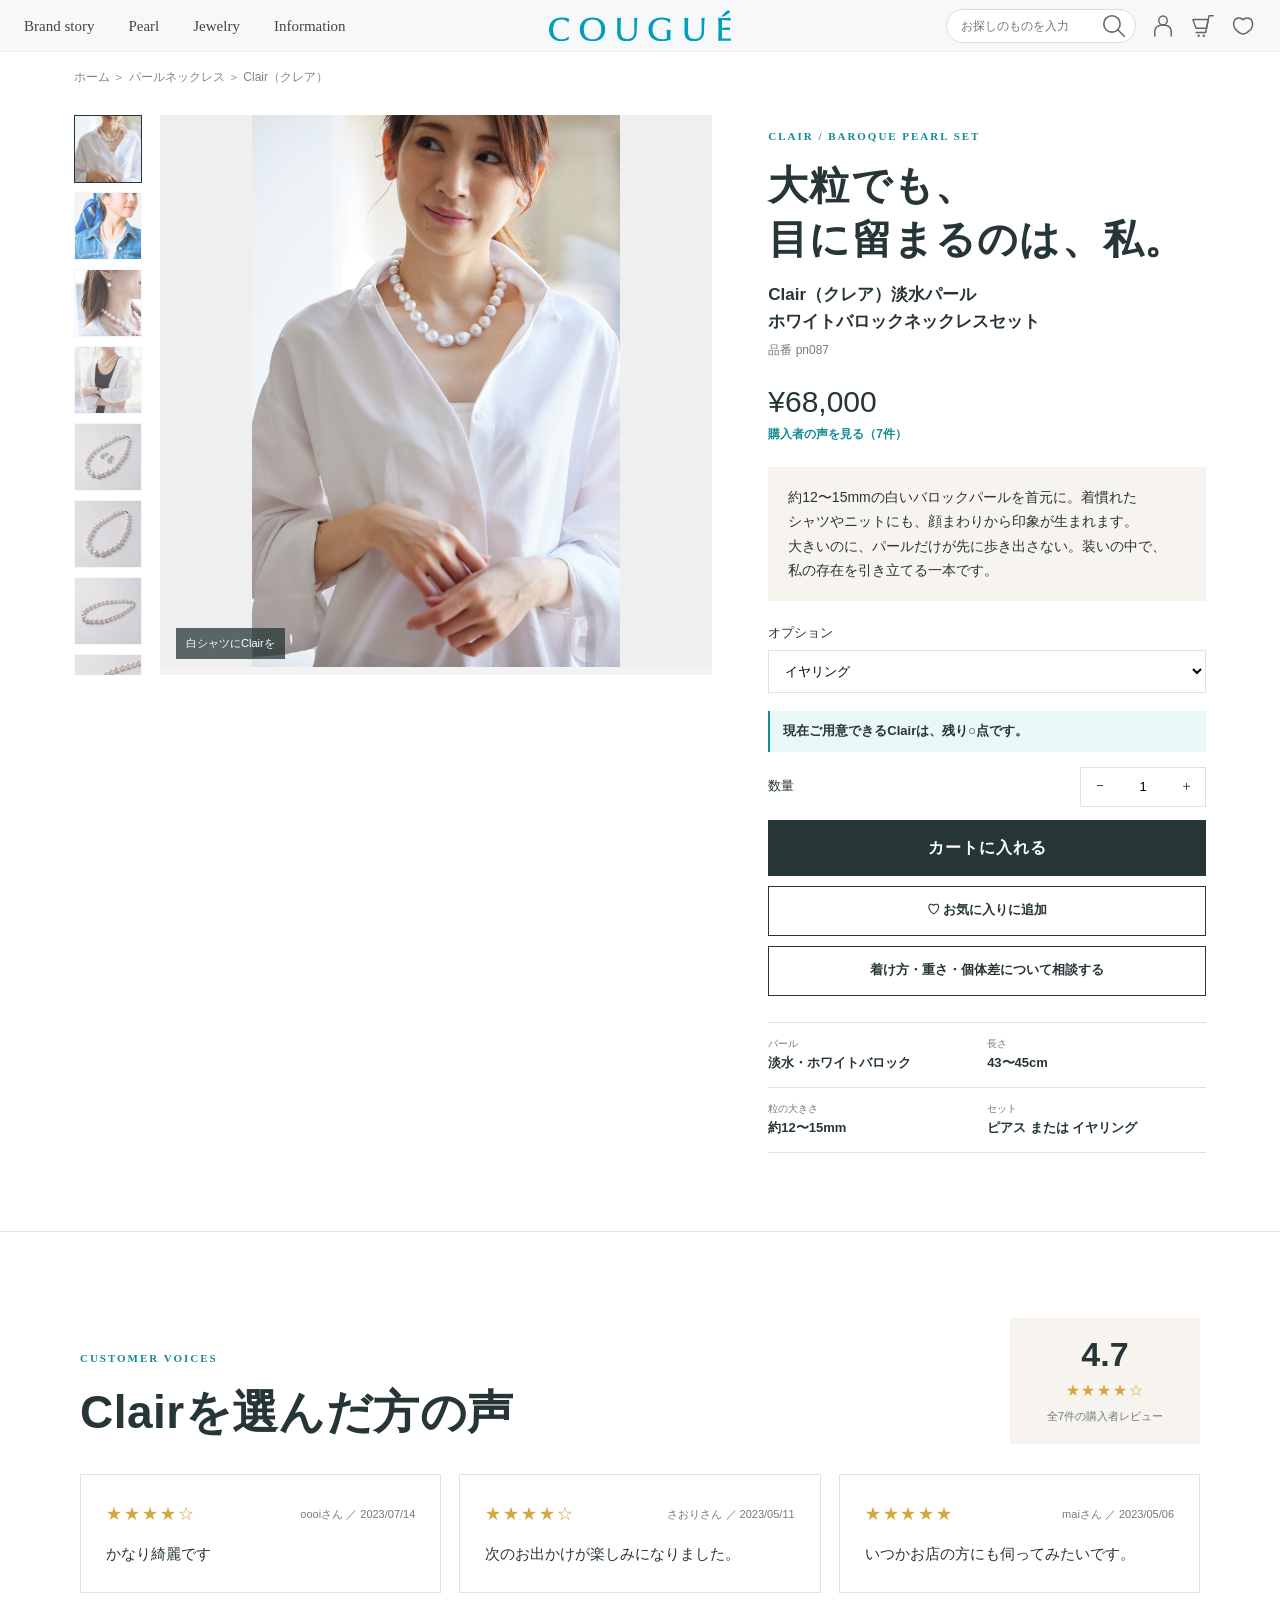
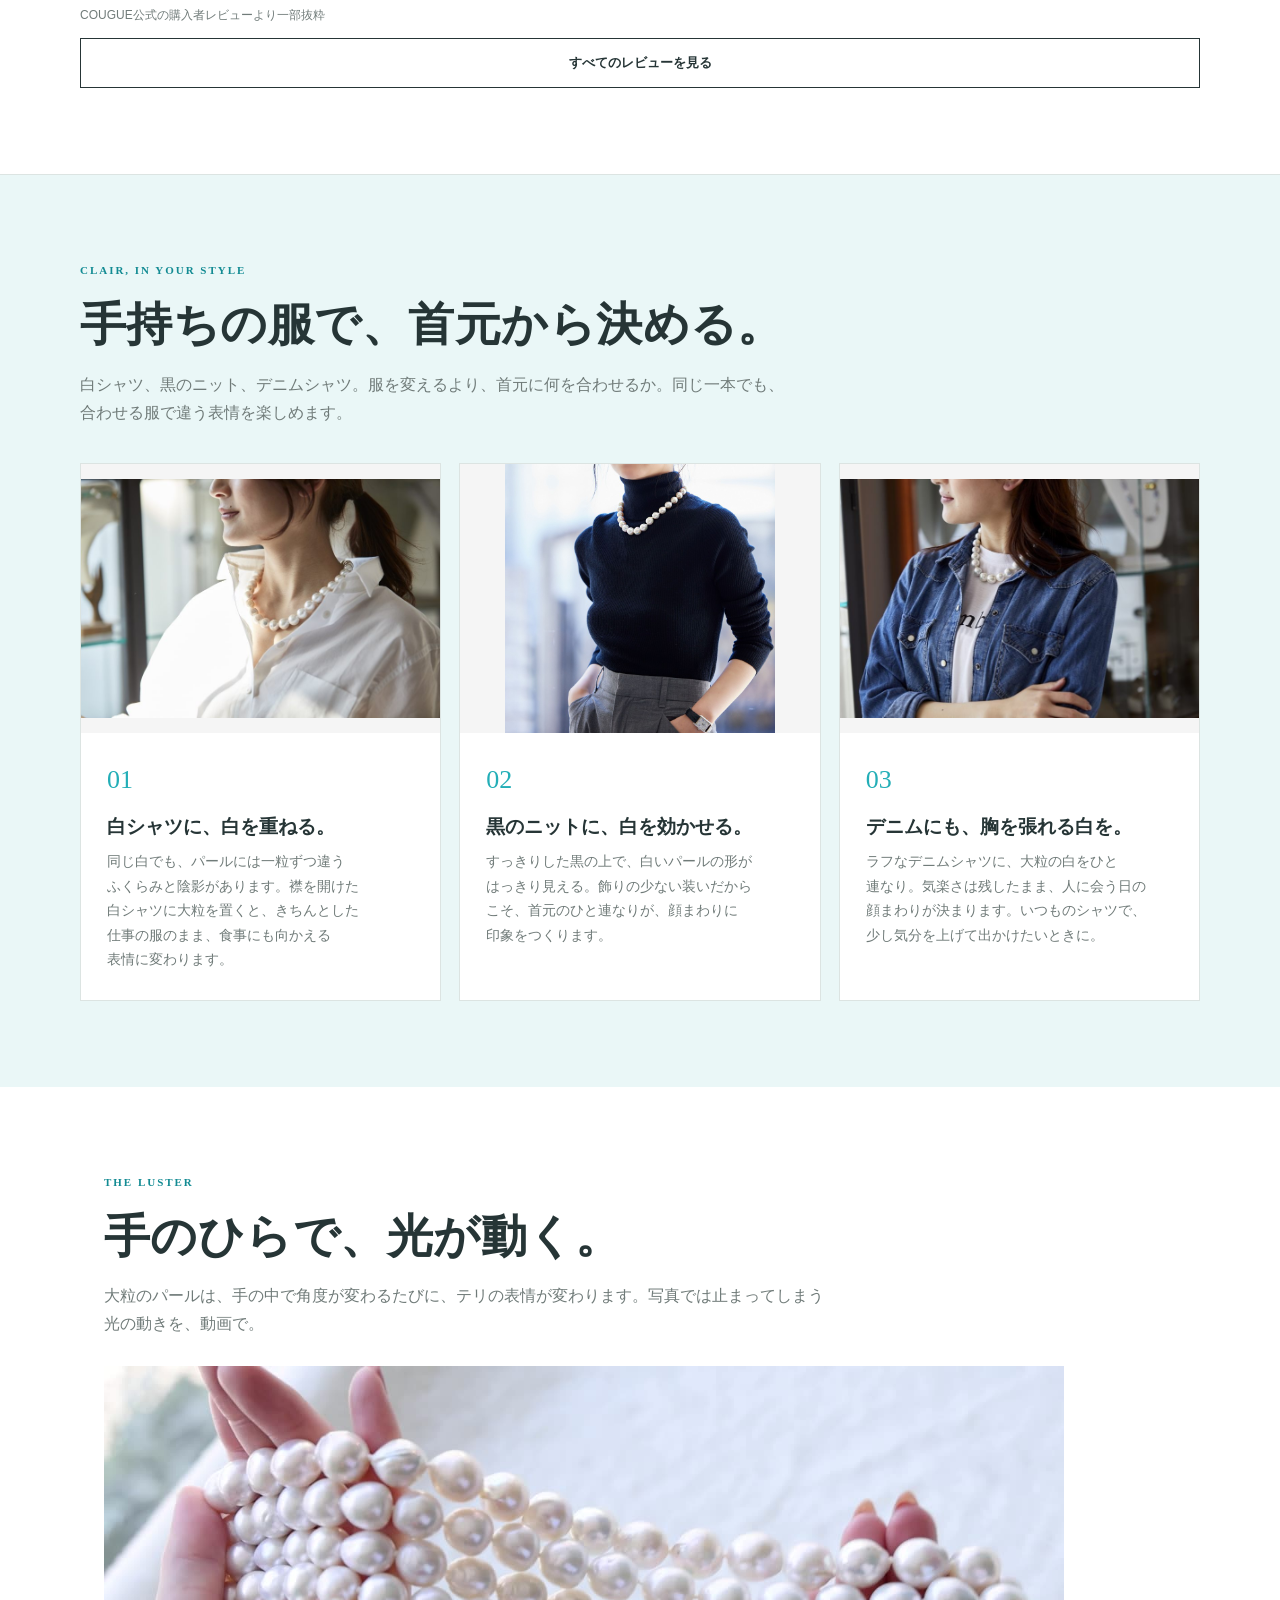
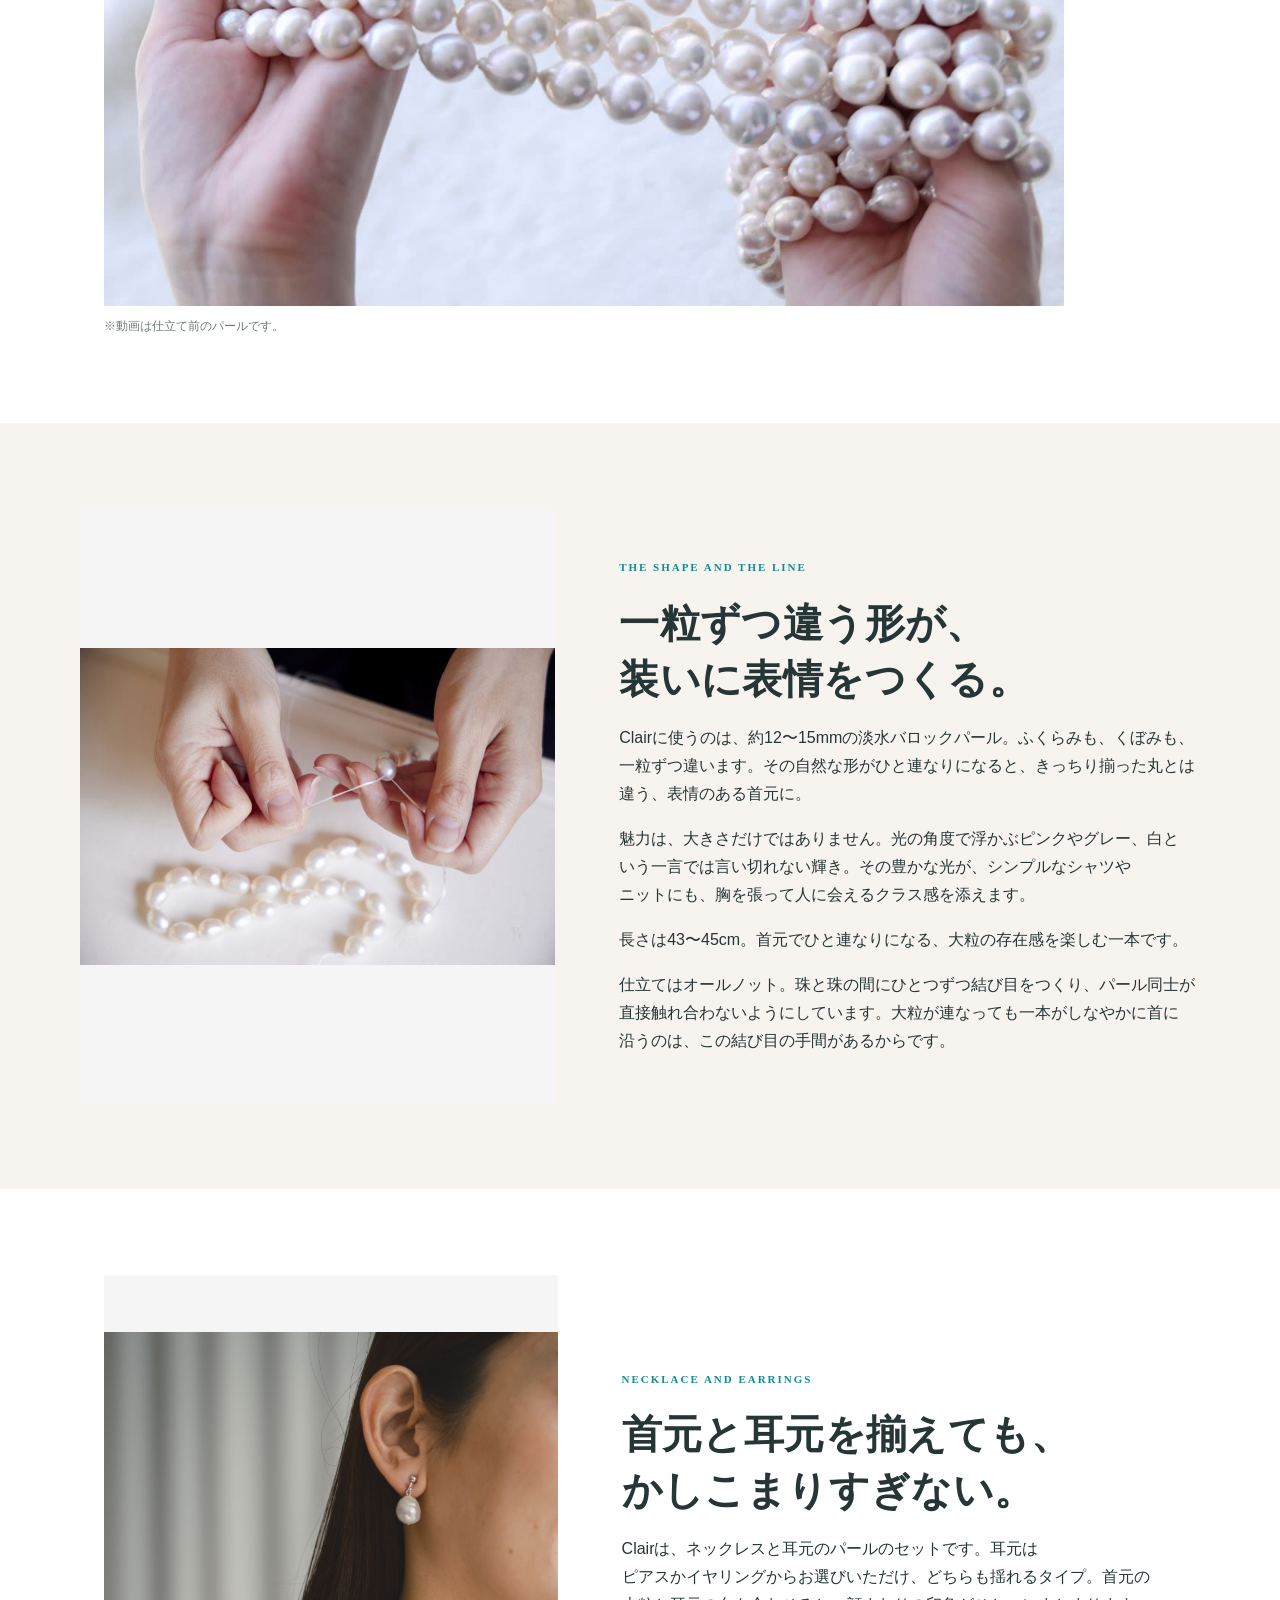
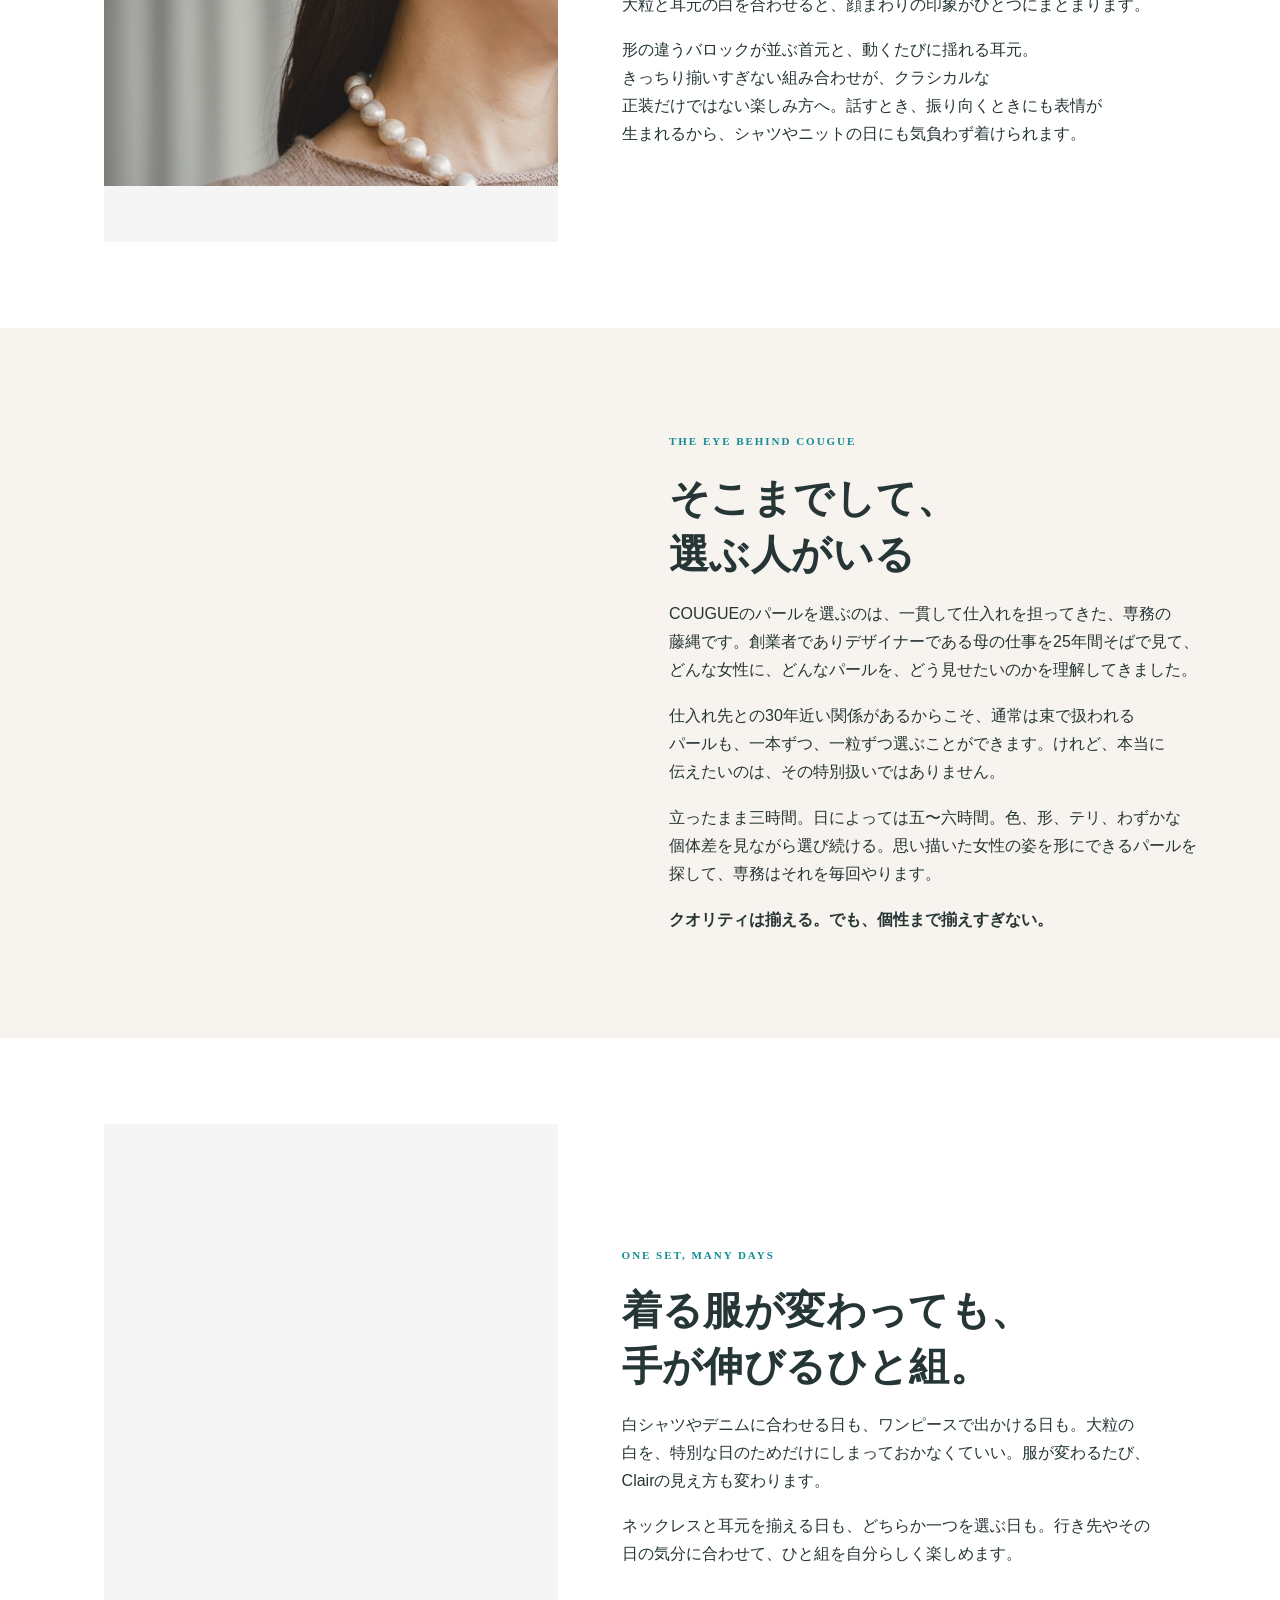
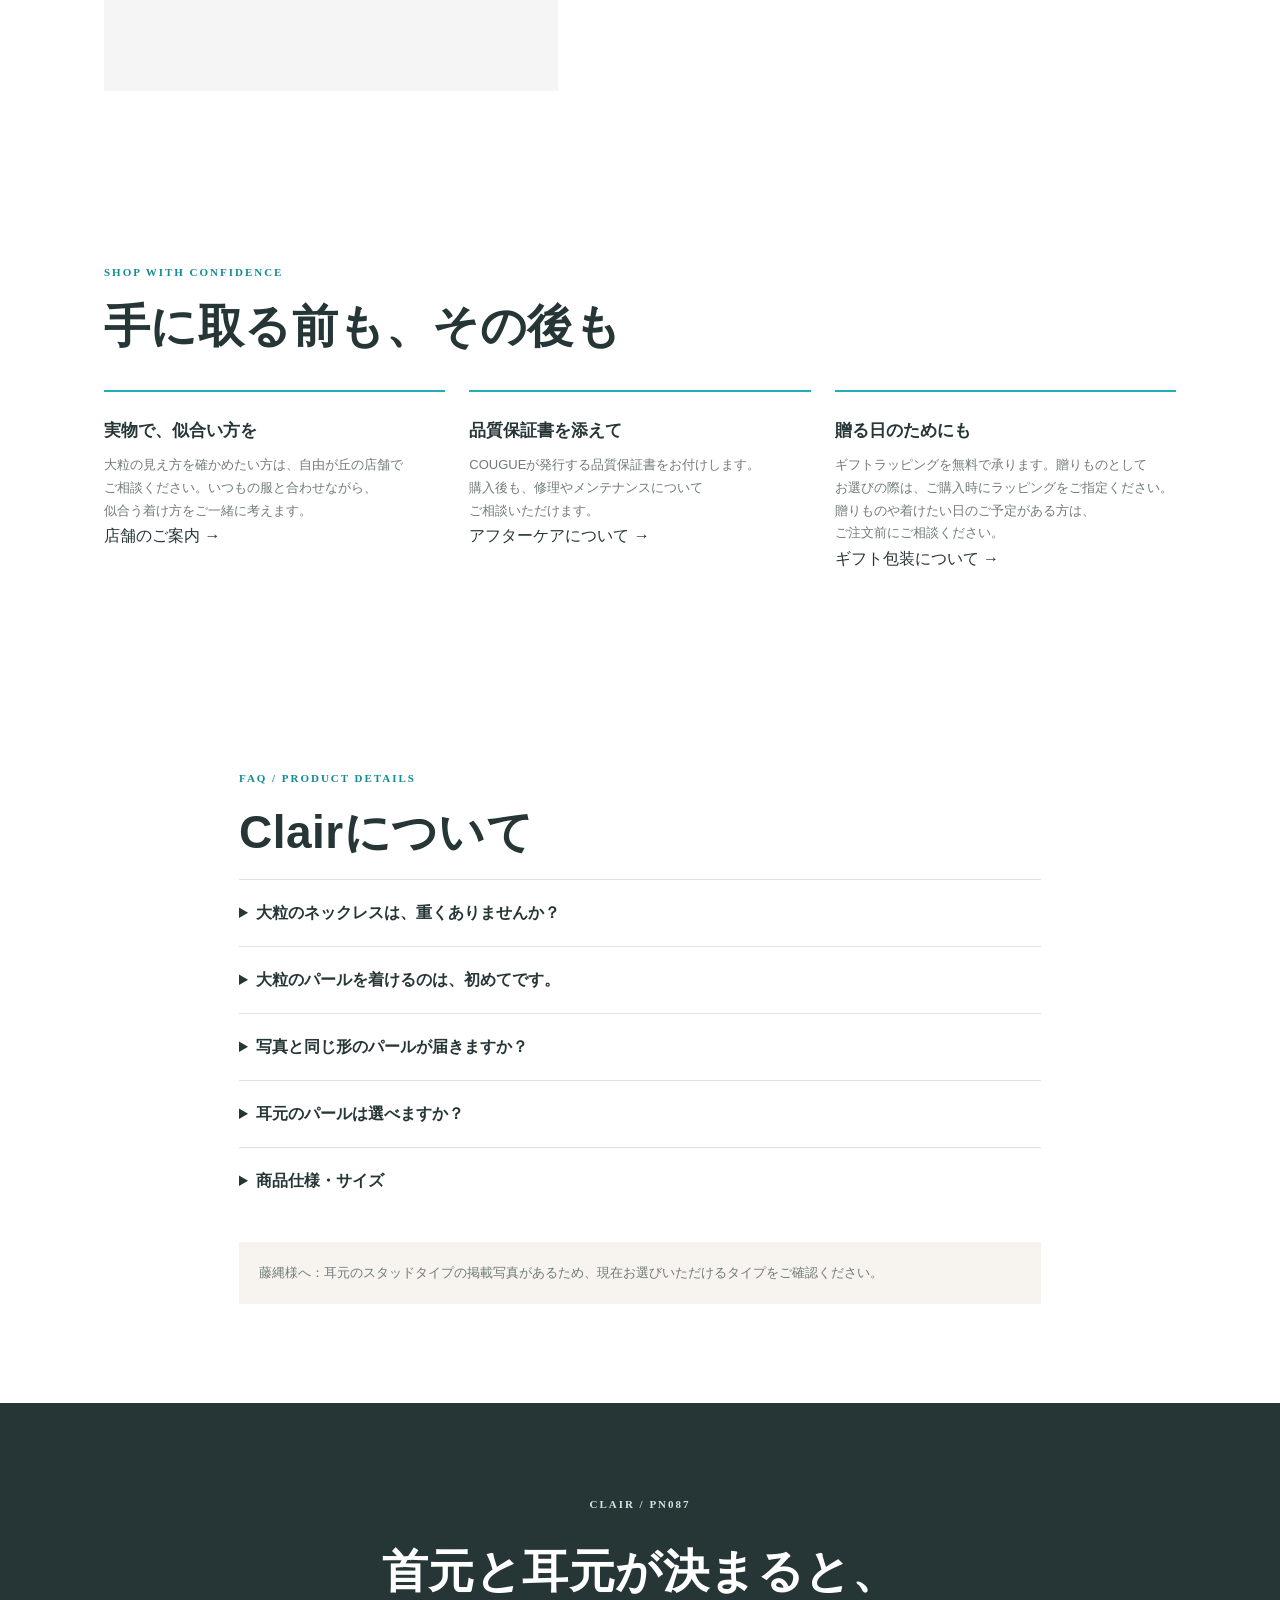
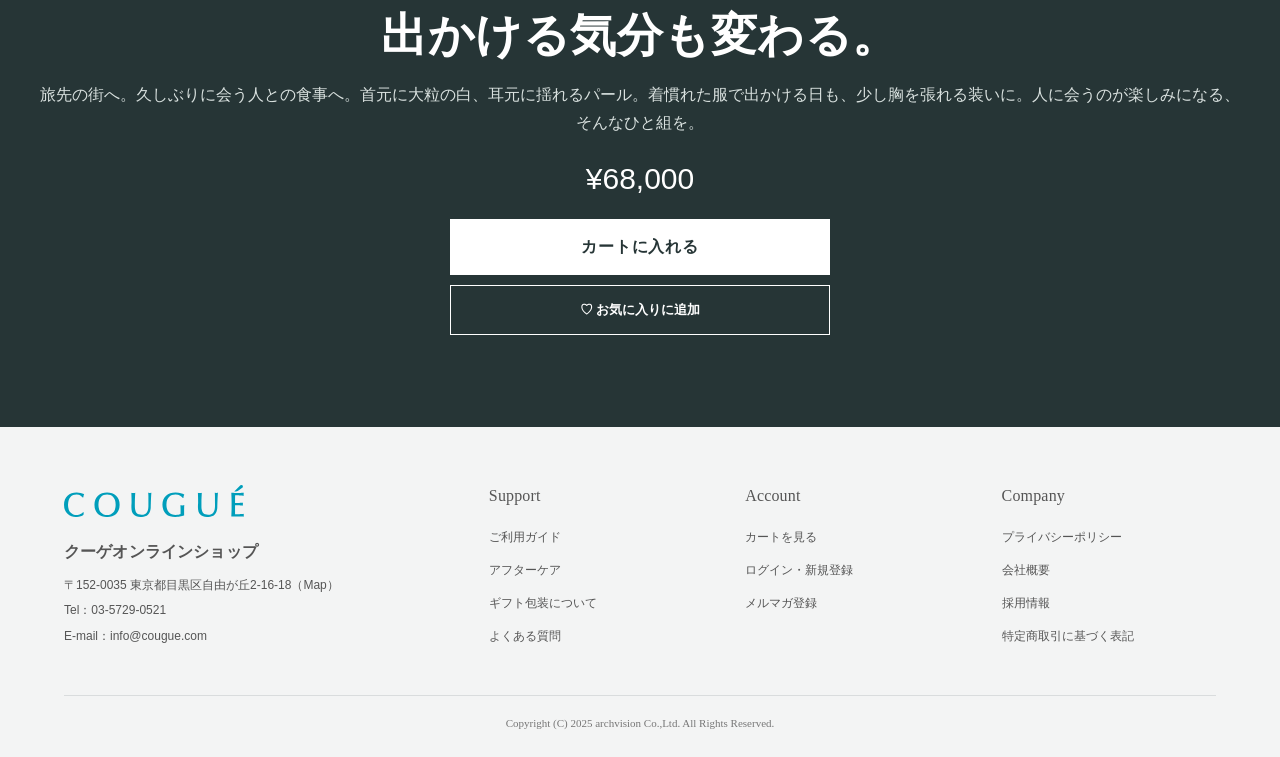
<file: clair.html>
<!DOCTYPE html>

<html lang="ja">
<head>
<meta charset="utf-8"/>
<meta content="width=device-width, initial-scale=1" name="viewport"/>
<title>Clair クレア｜COUGUE</title>
<meta content="約12〜15mmの白いバロックパールを首元に。着慣れたシャツやニットにも、顔まわりから印象が生まれます。大きいのに、パールだけが先に歩き出さない。装いの中で、私の存在を引き立てる一本です。" name="description"/>
<style>
    :root {
      --ink:#263536;
      --muted:#707b79;
      --teal:#23aeb7;
      --teal-dark:#138b93;
      --pale:#eaf7f7;
      --sand:#f7f3ee;
      --line:#dce4e2;
      --white:#fff;
      --shadow:0 18px 48px rgba(38,53,54,.11);
    }
    * { box-sizing:border-box; }
    html { scroll-behavior:smooth; }
    body { margin:0; color:var(--ink); background:#fff; font-family:"Noto Sans JP","游ゴシック体","メイリオ",YuGothic,"游ゴシック Medium","Yu Gothic Medium","游ゴシック","Yu Gothic",sans-serif; line-height:1.75; }
    h1,h2,h3,summary { text-wrap:balance; word-break:auto-phrase; line-break:strict; }
    p,.summary,.benefits span,td { text-wrap:pretty; word-break:auto-phrase; line-break:strict; }
    .nowrap { white-space:nowrap; }
    a { color:inherit; text-decoration:none; }
    button { color:inherit; font:inherit; }
    img { display:block; width:100%; }
    .crumb { max-width:1180px; margin:auto; padding:15px 24px; color:#7e8785; font-size:12px; }
    .product-hero { max-width:1180px; margin:0 auto; padding:12px 24px 78px; display:grid; grid-template-columns:minmax(0,1.05fr) minmax(360px,.72fr); gap:56px; align-items:start; }
    .gallery { display:grid; grid-template-columns:72px minmax(0,1fr); gap:14px; position:sticky; top:86px; }
    .thumbs { display:flex; flex-direction:column; gap:9px; max-height:min(70vh,560px); overflow-y:auto; padding-right:4px; scrollbar-width:thin; }
    .thumb { padding:0; border:1px solid transparent; background:#f3f3f3; cursor:pointer; opacity:.72; }
    .thumb.active { border-color:var(--ink); opacity:1; }
    .thumb img { aspect-ratio:1/1; object-fit:cover; }
    .main-photo { position:relative; overflow:hidden; background:#f2f3f2; }
    .main-photo img { aspect-ratio:1/1; object-fit:cover; transition:opacity .18s ease; }
    .photo-label { position:absolute; left:16px; bottom:16px; padding:6px 10px; color:#fff; background:rgba(38,53,54,.74); font-size:11px; letter-spacing:.08em; }
    .purchase { padding-top:12px; }
    .eyebrow { margin:0 0 12px; color:var(--teal-dark); font-family:Roboto,Times,serif; font-size:11px; font-weight:700; letter-spacing:.18em; }
    h1,h2 { font-family:inherit; font-weight:600; letter-spacing:.01em; }
    h1 { margin:0; font-size:clamp(30px,3.2vw,40px); line-height:1.35; letter-spacing:.03em; }
    .product-name { margin:15px 0 0; font-size:17px; font-weight:700; line-height:1.6; }
    .product-code { margin:4px 0 0; color:var(--muted); font-size:12px; }
    .price-row { display:flex; align-items:baseline; gap:14px; margin:23px 0 4px; }
    .price { margin:0; font-family:inherit; font-size:30px; line-height:1.2; }
    .tax { color:var(--muted); font-size:11px; }
    .points { margin:0 0 22px; color:var(--teal-dark); font-size:12px; font-weight:700; }
    .benefits { display:grid; grid-template-columns:repeat(3,1fr); border:1px solid var(--line); margin:0 0 22px; }
    .benefits span { padding:12px 7px; text-align:center; font-size:11px; line-height:1.5; }
    .benefits span + span { border-left:1px solid var(--line); }
    .summary { margin:0 0 21px; padding:18px 20px; background:var(--sand); font-size:14px; }
    .quantity-line { display:flex; align-items:center; justify-content:space-between; margin:0 0 13px; font-size:13px; }
    .quantity { display:flex; align-items:center; border:1px solid var(--line); }
    .quantity button,.quantity input { width:38px; height:38px; display:grid; place-items:center; border:0; background:#fff; text-align:center; font:inherit; }
    .quantity input { width:48px; appearance:textfield; }
    .quantity input::-webkit-inner-spin-button,.quantity input::-webkit-outer-spin-button { appearance:none; margin:0; }
    .quantity button { cursor:pointer; }
    .cta { min-height:56px; display:flex; align-items:center; justify-content:center; width:100%; border:0; color:#fff; background:var(--ink); font-weight:700; letter-spacing:.06em; cursor:pointer; }
    .cta:hover { background:#142627; }
    .favorite-btn { min-height:50px; display:flex; align-items:center; justify-content:center; gap:9px; width:100%; margin-top:10px; border:1px solid var(--ink); color:var(--ink); background:#fff; font:inherit; font-size:13px; font-weight:700; cursor:pointer; }
    .favorite-btn:hover { background:#f6f3ed; }
    .favorite-btn .favorite-icon { font-size:20px; line-height:1; }
    .favorite-btn[aria-pressed="true"] .favorite-icon { color:var(--teal-dark); }
    .sub-cta { min-height:50px; display:flex; align-items:center; justify-content:center; width:100%; margin-top:10px; border:1px solid var(--ink); background:#fff; font-size:13px; font-weight:700; }
    .microcopy { margin:12px 0 0; color:var(--muted); text-align:center; font-size:11px; }
    .quick-spec { display:grid; grid-template-columns:1fr 1fr; gap:0; margin-top:26px; border-top:1px solid var(--line); }
    .quick-spec div { padding:12px 0; border-bottom:1px solid var(--line); }
    .quick-spec div:nth-child(odd) { padding-right:14px; }
    .quick-spec small { display:block; color:var(--muted); font-size:10px; }
    .quick-spec strong { display:block; font-size:13px; }
    .section { max-width:1120px; margin:auto; padding:86px 24px; }
    .wide { max-width:none; }
    .soft { background:var(--pale); }
    .sand { background:var(--sand); }
    .inner { max-width:1120px; margin:auto; }
    h2 { margin:0 0 14px; font-size:clamp(30px,4vw,46px); line-height:1.4; }
    .section-intro { max-width:720px; margin:0 0 36px; color:var(--muted); }
    .reason-grid { display:grid; grid-template-columns:repeat(3,1fr); gap:18px; }
    .reason { display:flex; flex-direction:column; overflow:hidden; background:#fff; border:1px solid var(--line); }
    .reason img { aspect-ratio:4/3; object-fit:cover; }
    .reason-copy { flex:1; padding:24px 26px 28px; }
    .reason-number { color:var(--teal); font-family:Roboto,Times,serif; font-size:26px; }
    .reason h3 { margin:10px 0 8px; font-size:19px; line-height:1.5; }
    .reason p { margin:0; color:var(--muted); font-size:14px; }
    .detail-split { display:grid; grid-template-columns:1fr 1fr; gap:58px; align-items:center; }
    .detail-split img { aspect-ratio:1/1; object-fit:cover; object-position:67% center; }
    .detail-copy h2,.story-copy h2 { font-size:clamp(30px,3.2vw,40px); }
    .detail-copy p { margin:18px 0; }
    .review-grid { display:grid; grid-template-columns:repeat(3,1fr); gap:18px; }
    .review { min-width:0; padding:25px; background:#fff; border:1px solid var(--line); }
    .stars { color:#d6a63f; letter-spacing:.12em; }
    .review p { margin:12px 0 0; font-family:inherit; font-size:15px; line-height:1.8; }
    .reviews-section { background:#fff; border-top:1px solid var(--line); border-bottom:1px solid var(--line); }
    .review-heading { display:flex; justify-content:space-between; align-items:end; gap:32px; margin-bottom:30px; }
    .review-heading h2 { margin-bottom:0; }
    .review-score { min-width:190px; padding:18px 22px; background:var(--sand); text-align:center; }
    .review-score strong { display:block; font-size:34px; line-height:1.1; }
    .review-score .stars { display:block; margin-top:5px; font-size:14px; }
    .review-score small { display:block; margin-top:4px; color:var(--muted); font-size:11px; }
    .review-head { display:flex; align-items:center; justify-content:space-between; gap:18px; }
    .review-meta { color:var(--muted); font-size:11px; white-space:nowrap; }
    .review-more { margin-top:18px; padding:0; border:0; }
    .review-more:last-child { border-bottom:0; }
    .review-more > summary { display:flex; align-items:center; justify-content:center; min-height:54px; padding:12px 20px; border:1px solid var(--ink); cursor:pointer; list-style:none; }
    .review-more > summary::-webkit-details-marker { display:none; }
    .review-more > summary::after { content:'＋'; margin-left:12px; font-weight:400; }
    .review-more[open] > summary::after { content:'−'; }
    .review-more .review-grid { margin-top:18px; }
    .story { display:grid; grid-template-columns:.9fr 1.1fr; gap:64px; align-items:center; }
    .story-image { aspect-ratio:4/5; object-fit:cover; }
    .story-copy p { margin:17px 0; }
    .trust { display:grid; grid-template-columns:repeat(3,1fr); gap:24px; margin-top:32px; }
    .story .trust { grid-template-columns:1fr; gap:8px; }
    .trust article { padding:24px 0; border-top:2px solid var(--teal); }
    .trust h3 { margin:0 0 8px; font-size:17px; }
    .trust p { margin:0; color:var(--muted); font-size:13px; }
    .faq { max-width:850px; }
    details { padding:19px 0; border-top:1px solid var(--line); }
    details:last-child { border-bottom:1px solid var(--line); }
    summary { cursor:pointer; font-weight:700; }
    details p { margin:11px 0 0 22px; color:var(--muted); font-size:14px; }
    .final { padding:92px 24px; color:#fff; background:var(--ink); text-align:center; }
    .final h2 { color:#fff; }
    .final p { margin:0 0 24px; color:#d9e1df; }
    .final .price { margin:0 0 22px; }
    .final .cta { max-width:380px; margin:auto; color:var(--ink); background:#fff; }
    .final .favorite-btn { max-width:380px; margin:10px auto 0; border-color:#fff; color:#fff; background:transparent; }
    .final .favorite-btn:hover { background:rgba(255,255,255,.08); }
    footer { padding:28px; color:#87918f; text-align:center; font-size:11px; }
    .sticky-buy { display:none; }
    @media (max-width:820px) {
      body { padding-bottom:70px; }
      .crumb { padding:10px 16px; }
      .product-hero { display:block; padding:0 0 54px; }
      .gallery { position:static; display:flex; flex-direction:column-reverse; gap:8px; }
      .thumbs { flex-direction:row; max-height:none; padding:0 12px 4px; overflow-x:auto; overflow-y:hidden; }
      .thumb { min-width:58px; }
      .main-photo img { aspect-ratio:1/1; }
      .photo-label { left:12px; bottom:12px; }
      .purchase { padding:28px 18px 0; }
      h1 { font-size:31px; }
      .product-name { font-size:15px; }
      .benefits span { padding:10px 4px; font-size:10px; }
      .section { padding:62px 18px; }
      h2 { font-size:30px; }
      .reason-grid,.review-grid,.trust { grid-template-columns:1fr; }
      .review-heading { align-items:start; flex-direction:column; }
      .review-score { width:100%; }
      .review-head { flex-wrap:wrap; }
      .review-meta { white-space:normal; }
      .reason-copy { padding:21px; }
      .detail-split,.story { grid-template-columns:1fr; gap:30px; }
      .detail-split .detail-copy { order:-1; }
      .story-image { aspect-ratio:4/3; object-position:center 24%; }
      .sticky-buy { position:fixed; left:0; right:0; bottom:0; z-index:30; display:grid; grid-template-columns:1fr 48px 1.4fr; gap:8px; align-items:center; min-height:68px; padding:8px 12px; background:#fff; box-shadow:0 -5px 20px rgba(38,53,54,.15); }
      .sticky-price { font-family:inherit; font-size:17px; }
      .sticky-buy .cta { min-height:49px; }
      .sticky-buy .favorite-btn { min-height:49px; margin:0; padding:0; }
      .sticky-buy .favorite-label { position:absolute; width:1px; height:1px; overflow:hidden; clip-path:inset(50%); white-space:nowrap; }
    }

    .quote-grid { display:grid; grid-template-columns:repeat(3,1fr); gap:18px; }
    .quote-grid blockquote { margin:0; padding:25px; background:#fff; border:1px solid var(--line); font-size:15px; line-height:1.85; }
    .hero-copy h1 { font-size:clamp(36px,4.2vw,56px); }
    @media (max-width: 760px) {
      .quote-grid { grid-template-columns:1fr; }
      .hero-copy h1 { font-size:34px; }
    }
  </style>
<link href="assets/cougue-shell.css" rel="stylesheet"/>
<meta content="noindex,nofollow" name="robots"/>
<style>
/* Layout classes above are unchanged from Sydney. Only content controls below are added. */
.reason img,.story-image{height:auto;max-width:100%}.story>*{min-width:0}
.cougue-drawer-search button{background-image:url('assets/shell-20260928/icon_search.svg')}
@media(min-width:761px) and (max-width:1024px){.cougue-footer-inner{grid-template-columns:1fr 1fr;gap:32px 24px}.cougue-footer-brand{grid-column:1/-1}}
.photo-pending{aspect-ratio:4/5;background:#eef0ee;border:1px dashed #a3afaa;display:grid;place-items:center;padding:28px;text-align:center;color:#5b6c65;line-height:1.8}.card-pending{aspect-ratio:4/3}.card-pending small{display:block;max-width:240px;margin:8px auto 0}.photo-pending small{font-size:12px;font-weight:400}.pending-note{font-size:12px;color:var(--muted)}
#zoom{border:0;padding:0;display:block;width:100%;cursor:zoom-in}.main-photo img{object-fit:contain}.reason img{object-fit:contain;background:#f5f5f5}.story-image{object-fit:contain;background:#f5f5f5}
.option-label{display:block;font-size:13px;margin-bottom:6px}#product-option{width:100%;padding:12px;border:1px solid var(--line);background:white;font:inherit;font-size:13px;margin-bottom:18px}.review-source,.related{font-size:12px;color:var(--muted)}
.review-grid:has(> :nth-child(2):last-child){grid-template-columns:repeat(2,minmax(0,1fr))}.review-head{flex-wrap:wrap}.measure{font-size:32px}.measure span{font-size:13px}.fine{font-size:12px;color:var(--muted)}
.specs div{display:grid;grid-template-columns:110px 1fr;gap:18px;padding:12px 0;border-bottom:1px solid var(--line);font-size:13px}.specs dd{margin:0}.related a{text-decoration:underline}
dialog{max-width:min(92vw,820px);max-height:90vh;border:0;padding:24px;color:var(--ink)}dialog::backdrop{background:#152220bb}dialog img{width:auto;max-width:100%;max-height:72vh;margin:auto}dialog button{display:block;margin:0 0 14px auto;cursor:pointer}#purchase-dialog{max-width:460px}#purchase-dialog h2{font-size:24px}button:focus-visible,a:focus-visible,summary:focus-visible{outline:3px solid var(--teal-dark);outline-offset:3px}
@media(max-width:820px){.photo-pending{aspect-ratio:4/3}.review-grid:has(> :nth-child(2):last-child){grid-template-columns:1fr}.thumb{width:58px;flex:none}.specs div{grid-template-columns:90px 1fr}.photo-pending{padding:20px}.measure{font-size:28px}}
@media(prefers-reduced-motion:reduce){html{scroll-behavior:auto}}
</style>
<style>.client-fact-request{margin-top:28px;padding:20px;background:var(--sand);font-size:13px;color:var(--muted)}.reason img{aspect-ratio:4/3;object-fit:contain}.story-image{object-fit:contain}.photo-label{letter-spacing:0}</style>
<style>.stock-note { margin:0 0 15px; padding:10px 13px; border-left:2px solid var(--teal-dark); background:var(--pale); color:var(--ink); font-size:13px; font-weight:700; line-height:1.55; }</style>
<style>.luster-lead{max-width:720px;margin:0 0 28px;color:var(--muted)} .luster-video{display:block;width:100%;max-width:960px;aspect-ratio:16/9;object-fit:cover;background:#f5f2ec} .luster-note{margin:10px 0 0;color:var(--muted);font-size:12px}</style>
</head>
<body>
<header class="cougue-site-header">
<button aria-controls="cougue-search-panel" aria-expanded="false" aria-label="商品を検索" class="cougue-search-toggle" data-cougue-search-toggle="" type="button">
<img alt="" src="assets/shell-20260928/icon_search.svg"/>
</button>
<nav aria-label="メインナビゲーション" class="cougue-desktop-nav">
<div class="cougue-nav-item">
<a class="cougue-nav-label" href="https://www.cougue.com/html/page9.html">Brand story</a>
<div class="cougue-nav-menu">
<a href="https://www.cougue.com/html/page9.html">ブランドストーリー</a>
<a href="https://www.cougue.com/html/page2.html">自由が丘 本店</a>
<a href="https://www.cougue.com/html/page10.html">お客様の声</a>
<a href="https://www.cougue.com/html/page1.html">アフターケア</a>
<a href="https://www.cougue.com/html/page34.html">ギフトラッピング</a>
<a href="https://www.cougue.com/html/page6.html">よくあるご質問</a>
</div>
</div>
<div class="cougue-nav-item">
<a class="cougue-nav-label" href="https://www.cougue.com/view/category/ct15">Pearl</a>
<div class="cougue-nav-menu">
<a href="https://www.cougue.com/view/category/ct17">パールネックレス</a>
<a href="https://www.cougue.com/view/category/ct16">パールリング</a>
<a href="https://www.cougue.com/view/category/ct19">パールピアス・イヤリング</a>
<a href="https://www.cougue.com/view/category/ct81">バロックパール商品</a>
<a href="https://www.cougue.com/html/page28.html">パールへのこだわり</a>
</div>
</div>
<div class="cougue-nav-item">
<a class="cougue-nav-label" href="https://www.cougue.com/view/category/ct137">Jewelry</a>
<div class="cougue-nav-menu">
<a href="https://www.cougue.com/view/category/all_items">すべての商品</a>
<a href="https://www.cougue.com/view/category/ct202">OUTLET</a>
<a href="https://www.cougue.com/view/category/ct140">コレクション別で探す</a>
<a href="https://www.cougue.com/view/category/ct141">パールの色で探す</a>
<a href="https://www.cougue.com/view/category/ct142">パールネックレス長さで探す</a>
</div>
</div>
<div class="cougue-nav-item">
<a class="cougue-nav-label" href="https://www.cougue.com/view/news/list">Information</a>
<div class="cougue-nav-menu">
<a href="https://www.cougue.com/view/news/list">お知らせ</a>
<a href="https://www.cougue.com/view/guide">ご利用ガイド</a>
<a href="https://www.cougue.com/view/company">このショップについて</a>
<a href="https://www.instagram.com/cougue.jiyugaoka/" rel="noopener" target="_blank">Instagram</a>
</div>
</div>
</nav>
<a aria-label="COUGUEトップページ" class="cougue-logo" href="https://www.cougue.com/">
<img alt="自由が丘クーゲ ジュエリーショップ" src="assets/shell-20260928/logo.svg"/>
</a>
<div class="cougue-header-actions">
<form action="https://www.cougue.com/view/search" class="cougue-header-search-form" method="get" role="search">
<input aria-label="商品検索" name="search_keyword" placeholder="お探しのものを入力" type="search"/>
<button aria-label="検索する" type="submit">
<img alt="" src="assets/shell-20260928/icon_search.svg"/>
</button>
</form>
<a aria-label="マイページ" class="cougue-icon-link" href="https://www.cougue.com/view/member/mypage">
<img alt="" src="assets/shell-20260928/icon_user.svg"/>
</a>
<a aria-label="カートを見る" class="cougue-icon-link" href="https://www.cougue.com/view/cart">
<img alt="" src="assets/shell-20260928/icon_bag.svg"/>
</a>
<a aria-label="お気に入り" class="cougue-icon-link" href="https://www.cougue.com/view/member/favorite">
<img alt="" src="assets/shell-20260928/icon_heart.svg"/>
</a>
<button aria-controls="cougue-drawer" aria-expanded="false" aria-label="メニューを開く" class="cougue-menu-toggle" data-cougue-menu-toggle="" type="button">
<span>
</span>
<span>
</span>
<span>
</span>
</button>
</div>
</header>
<div aria-hidden="true" class="cougue-search-panel" data-cougue-search-panel="" id="cougue-search-panel">
<form action="https://www.cougue.com/view/search" class="cougue-drawer-search" method="get" role="search">
<input aria-label="商品検索" name="search_keyword" placeholder="お探しのものを入力してください" type="search"/>
<button aria-label="検索する" type="submit">⌕</button>
</form>
</div>
<div aria-hidden="true" class="cougue-drawer-overlay" data-cougue-drawer-overlay="">
<aside aria-label="サイトメニュー" class="cougue-drawer" data-cougue-drawer="" id="cougue-drawer">
<button aria-label="メニューを閉じる" class="cougue-drawer-close" data-cougue-drawer-close="" type="button">×</button>
<form action="https://www.cougue.com/view/search" class="cougue-drawer-search" method="get" role="search">
<input aria-label="商品検索" name="search_keyword" placeholder="お探しのものを入力してください" type="search"/>
<button aria-label="検索する" type="submit">⌕</button>
</form>
<a class="cougue-drawer-primary" href="https://www.cougue.com/view/cart">カートを見る</a>
<a class="cougue-drawer-primary" href="https://www.cougue.com/view/member/login">ログイン</a>
<h2 class="cougue-drawer-section-title">アイテムカテゴリ</h2>
<details>
<summary>アイテム別</summary>
<div class="cougue-drawer-sub">
<a href="https://www.cougue.com/view/category/ct250">ネックレス</a>
<a href="https://www.cougue.com/view/category/ct251">リング</a>
<a href="https://www.cougue.com/view/category/ct252">ピアス・イヤリング</a>
<a href="https://www.cougue.com/view/category/ct254">ブレスレット</a>
<a href="https://www.cougue.com/view/category/ct255">ペンダント</a>
</div>
</details>
<details>
<summary>新着アイテム</summary>
<div class="cougue-drawer-sub">
<a href="https://www.cougue.com/view/category/ct5">新着商品一覧</a>
<a href="https://www.cougue.com/view/category/ct7">新着パール</a>
</div>
</details>
<details>
<summary>OUTLET</summary>
<div class="cougue-drawer-sub">
<a href="https://www.cougue.com/view/category/ct202">OUTLET</a>
<a href="https://www.cougue.com/view/category/ct203">パール OUTLET</a>
</div>
</details>
<details>
<summary>パール</summary>
<div class="cougue-drawer-sub">
<a href="https://www.cougue.com/view/category/ct15">パール</a>
<a href="https://www.cougue.com/view/category/ct17">パールネックレス</a>
<a href="https://www.cougue.com/view/category/ct16">パールリング</a>
<a href="https://www.cougue.com/view/category/ct19">パールピアス・イヤリング</a>
<a href="https://www.cougue.com/view/category/ct18">ネックレスセット</a>
<a href="https://www.cougue.com/view/category/ct88">ブレスレット</a>
</div>
</details>
<details>
<summary>バロックパール商品</summary>
<div class="cougue-drawer-sub">
<a href="https://www.cougue.com/view/category/ct81">バロックパール商品</a>
<a href="https://www.cougue.com/view/category/ct227">バロックパールネックレス</a>
<a href="https://www.cougue.com/view/category/ct229">バロックパールピアス・イヤリング</a>
<a href="https://www.cougue.com/view/category/ct236">ケシパール</a>
<a href="https://www.cougue.com/view/category/ct246">オイスターパール</a>
</div>
</details>
<details>
<summary>商品を探す</summary>
<div class="cougue-drawer-sub">
<a href="https://www.cougue.com/view/category/ct137">商品を探す</a>
<a href="https://www.cougue.com/view/category/ct140">コレクション別</a>
<a href="https://www.cougue.com/view/category/ct141">パールの色</a>
<a href="https://www.cougue.com/view/category/ct142">ネックレスの長さ</a>
</div>
</details>
<a class="cougue-drawer-direct" href="https://www.cougue.com/view/news/list">お知らせ</a>
<a class="cougue-drawer-direct" href="https://www.cougue.com/view/guide">ご利用ガイド</a>
<a class="cougue-drawer-direct" href="https://www.cougue.com/view/company">このショップについて</a>
<a class="cougue-drawer-direct" href="#makeshop-common-contact-url">お問い合わせ</a>
</aside>
</div>
<div class="crumb">ホーム ＞ パールネックレス ＞ Clair（クレア）</div>
<main>
<section class="product-hero" data-slot="hero">
<div aria-label="Clairの商品画像" class="gallery">
<div class="thumbs">
<button aria-label="白シャツでのClair着用写真を表示" aria-pressed="true" class="thumb active" data-label="白シャツにClairを" data-src="assets/clair-20261005/hero-white-shirt.jpg" type="button">
<img alt="白シャツにClairを合わせた着用写真" loading="lazy" src="assets/clair-20261005/hero-white-shirt.jpg"/>
</button>
<button aria-label="デニムジャケットでのClair着用写真を表示" aria-pressed="false" class="thumb" data-label="デニムジャケットにClairを" data-src="assets/clair-20261005/blue-denim.jpg" type="button">
<img alt="デニムジャケットにClairを合わせた着用写真" loading="lazy" src="assets/clair-20261005/blue-denim.jpg"/>
</button>
<button aria-label="Clairの耳元の着用写真を表示" aria-pressed="false" class="thumb" data-label="耳元と首元の着用写真" data-src="assets/clair-20261005/ear-detail.jpg" type="button">
<img alt="Clairのネックレスと揺れる耳元の着用写真" loading="lazy" src="assets/clair-20261005/ear-detail.jpg"/>
</button>
<button aria-label="白の羽織りと黒のトップスを表示" aria-pressed="false" class="thumb" data-label="白の羽織りと黒のトップス" data-src="assets/clair-20260929/14.jpg" type="button">
<img alt="白の羽織りと黒のトップス" class="" loading="lazy" src="assets/clair-20260929/14.jpg"/>
</button>
<button aria-label="ネックレスと耳元のセットを表示" aria-pressed="false" class="thumb" data-label="ネックレスと耳元のセット" data-src="assets/clair-20260929/1.jpg" type="button">
<img alt="ネックレスと耳元のセット" class="" loading="lazy" src="assets/clair-20260929/1.jpg"/>
</button>
<button aria-label="ネックレス全体を表示" aria-pressed="false" class="thumb" data-label="ネックレス全体" data-src="assets/clair-20260929/2.jpg" type="button">
<img alt="ネックレス全体" class="" loading="lazy" src="assets/clair-20260929/2.jpg"/>
</button>
<button aria-label="ネックレスのラインを表示" aria-pressed="false" class="thumb" data-label="ネックレスのライン" data-src="assets/clair-20260929/3.jpg" type="button">
<img alt="ネックレスのライン" class="" loading="lazy" src="assets/clair-20260929/3.jpg"/>
</button>
<button aria-label="大粒の連なりを表示" aria-pressed="false" class="thumb" data-label="大粒の連なり" data-src="assets/clair-20260929/4.jpg" type="button">
<img alt="大粒の連なり" class="" loading="lazy" src="assets/clair-20260929/4.jpg"/>
</button>
<button aria-label="一粒ずつの表情を表示" aria-pressed="false" class="thumb" data-label="一粒ずつの表情" data-src="assets/clair-20260929/5.jpg" type="button">
<img alt="一粒ずつの表情" class="" loading="lazy" src="assets/clair-20260929/5.jpg"/>
</button>
<button aria-label="揺れるイヤリングを表示" aria-pressed="false" class="thumb" data-label="揺れるイヤリング" data-src="assets/clair-20260929/6.jpg" type="button">
<img alt="揺れるイヤリング" class="" loading="lazy" src="assets/clair-20260929/6.jpg"/>
</button>
<button aria-label="ベージュのニットにを表示" aria-pressed="false" class="thumb" data-label="ベージュのニットに" data-src="assets/clair-20260929/7.jpg" type="button">
<img alt="ベージュのニットに" class="" loading="lazy" src="assets/clair-20260929/7.jpg"/>
</button>
<button aria-label="ベージュのニット・首元を表示" aria-pressed="false" class="thumb" data-label="ベージュのニット・首元" data-src="assets/clair-20260929/8.jpg" type="button">
<img alt="ベージュのニット・首元" class="" loading="lazy" src="assets/clair-20260929/8.jpg"/>
</button>
<button aria-label="ベージュのニット・横からを表示" aria-pressed="false" class="thumb" data-label="ベージュのニット・横から" data-src="assets/clair-20260929/9.jpg" type="button">
<img alt="ベージュのニット・横から" class="" loading="lazy" src="assets/clair-20260929/9.jpg"/>
</button>
<button aria-label="首元の大粒パールを表示" aria-pressed="false" class="thumb" data-label="首元の大粒パール" data-src="assets/clair-20260929/10.jpg" type="button">
<img alt="首元の大粒パール" class="" loading="lazy" src="assets/clair-20260929/10.jpg"/>
</button>
<button aria-label="ネックレスと耳元を表示" aria-pressed="false" class="thumb" data-label="ネックレスと耳元" data-src="assets/clair-20260929/11.jpg" type="button">
<img alt="ネックレスと耳元" class="" loading="lazy" src="assets/clair-20260929/11.jpg"/>
</button>
<button aria-label="柄のトップスにを表示" aria-pressed="false" class="thumb" data-label="柄のトップスに" data-src="assets/clair-20260929/12.jpg" type="button">
<img alt="柄のトップスに" class="" loading="lazy" src="assets/clair-20260929/12.jpg"/>
</button>
<button aria-label="耳元と顔まわりを表示" aria-pressed="false" class="thumb" data-label="耳元と顔まわり" data-src="assets/clair-20260929/13.jpg" type="button">
<img alt="耳元と顔まわり" class="" loading="lazy" src="assets/clair-20260929/13.jpg"/>
</button>
<button aria-label="黒のタートルにを表示" aria-pressed="false" class="thumb" data-label="黒のタートルに" data-src="assets/clair-20260929/15.jpg" type="button">
<img alt="黒のタートルに" class="" loading="lazy" src="assets/clair-20260929/15.jpg"/>
</button>
<button aria-label="白いトップスにを表示" aria-pressed="false" class="thumb" data-label="白いトップスに" data-src="assets/clair-20260929/16.jpg" type="button">
<img alt="白いトップスに" class="" loading="lazy" src="assets/clair-20260929/16.jpg"/>
</button>
<button aria-label="パールの光と色の掲載例を表示" aria-pressed="false" class="thumb" data-label="パールの光と色の掲載例" data-src="assets/clair-20260929/17.jpg" type="button">
<img alt="パールの光と色の掲載例" class="" loading="lazy" src="assets/clair-20260929/17.jpg"/>
</button>
<button aria-label="白シャツをラフにを表示" aria-pressed="false" class="thumb" data-label="白シャツをラフに" data-src="assets/clair-20260929/21.jpg" type="button">
<img alt="白シャツをラフに" class="" loading="lazy" src="assets/clair-20260929/21.jpg"/>
</button>
<button aria-label="白のデニムジャケットにを表示" aria-pressed="false" class="thumb" data-label="白のデニムジャケットに" data-src="assets/clair-20260929/22.jpg" type="button">
<img alt="白のデニムジャケットに" class="" loading="lazy" src="assets/clair-20260929/22.jpg"/>
</button>
<button aria-label="グレーのニットにを表示" aria-pressed="false" class="thumb" data-label="グレーのニットに" data-src="assets/clair-20260929/23.jpg" type="button">
<img alt="グレーのニットに" class="" loading="lazy" src="assets/clair-20260929/23.jpg"/>
</button>
<button aria-label="ワンピースにを表示" aria-pressed="false" class="thumb" data-label="ワンピースに" data-src="assets/clair-20260929/24.jpg" type="button">
<img alt="ワンピースに" class="" loading="lazy" src="assets/clair-20260929/24.jpg"/>
</button>
<button aria-label="ブルーのシャツにを表示" aria-pressed="false" class="thumb" data-label="ブルーのシャツに" data-src="assets/clair-20260929/25.jpg" type="button">
<img alt="ブルーのシャツに" class="" loading="lazy" src="assets/clair-20260929/25.jpg"/>
</button>
<button aria-label="ブラウンのシャツにを表示" aria-pressed="false" class="thumb" data-label="ブラウンのシャツに" data-src="assets/clair-20260929/26.jpg" type="button">
<img alt="ブラウンのシャツに" class="" loading="lazy" src="assets/clair-20260929/26.jpg"/>
</button>
<button aria-label="デニムシャツにを表示" aria-pressed="false" class="thumb" data-label="デニムシャツに" data-src="assets/clair-20260929/27.jpg" type="button">
<img alt="デニムシャツに" class="" loading="lazy" src="assets/clair-20260929/27.jpg"/>
</button>
<button aria-label="色のあるブラウスにを表示" aria-pressed="false" class="thumb" data-label="色のあるブラウスに" data-src="assets/clair-20260929/28.jpg" type="button">
<img alt="色のあるブラウスに" class="" loading="lazy" src="assets/clair-20260929/28.jpg"/>
</button>
<button aria-label="シンプルなトップスにを表示" aria-pressed="false" class="thumb" data-label="シンプルなトップスに" data-src="assets/clair-20260929/29.jpg" type="button">
<img alt="シンプルなトップスに" class="" loading="lazy" src="assets/clair-20260929/29.jpg"/>
</button>
<button aria-label="白シャツと顔まわりを表示" aria-pressed="false" class="thumb" data-label="白シャツと顔まわり" data-src="assets/clair-20260929/30.jpg" type="button">
<img alt="白シャツと顔まわり" class="" loading="lazy" src="assets/clair-20260929/30.jpg"/>
</button>
<button aria-label="耳元の着用掲載例を表示" aria-pressed="false" class="thumb" data-label="耳元の着用掲載例" data-src="assets/clair-20260929/31.jpg" type="button">
<img alt="耳元の着用掲載例" class="" loading="lazy" src="assets/clair-20260929/31.jpg"/>
</button>
<button aria-label="オールノットの仕立てを表示" aria-pressed="false" class="thumb" data-label="オールノットの仕立て" data-src="assets/clair-20260929/32.jpg" type="button">
<img alt="オールノットの仕立て" class="" loading="lazy" src="assets/clair-20260929/32.jpg"/>
</button>
<button aria-label="品質保証書の見本を表示" aria-pressed="false" class="thumb" data-label="品質保証書の見本" data-src="assets/clair-20260929/33.jpg" type="button">
<img alt="品質保証書の見本" class="" loading="lazy" src="assets/clair-20260929/33.jpg"/>
</button>
<button aria-label="ギフトラッピングの見本を表示" aria-pressed="false" class="thumb" data-label="ギフトラッピングの見本" data-src="assets/clair-20260929/34.jpg" type="button">
<img alt="ギフトラッピングの見本" class="" loading="lazy" src="assets/clair-20260929/34.jpg"/>
</button>
</div>
<div class="main-photo">
<button aria-label="商品画像を拡大" id="zoom" type="button">
<img alt="白シャツにClairを合わせた着用写真" id="mainImage" src="assets/clair-20261005/hero-white-shirt.jpg"/>
</button>
<span class="photo-label" id="photoLabel">白シャツにClairを</span>
</div>
</div>
<div class="purchase">
<p class="eyebrow">CLAIR / BAROQUE PEARL SET</p>
<h1 id="page-title">大粒でも、<br/>目に留まるのは、私。</h1>
<p class="product-name">Clair（クレア）淡水パール ホワイトバロックネックレスセット</p>
<p class="product-code">品番 pn087</p>
<div class="price-row">
<p class="price">¥68,000</p>
</div>
<p class="points">
<a href="#reviews">購入者の声を見る（7件）</a>
</p>
<div class="summary">約12〜15mmの白いバロックパールを首元に。着慣れたシャツやニットにも、顔まわりから印象が生まれます。大きいのに、パールだけが先に歩き出さない。装いの中で、私の存在を引き立てる一本です。</div>
<label class="option-label" for="product-option">オプション</label>
<select id="product-option">
<option value="earring">イヤリング</option>
<option value="pierce">ピアス</option>
</select>
<p class="stock-note">現在ご用意できるClairは、残り○点です。</p>
<div class="quantity-line">
<label for="quantity">数量</label>
<div class="quantity">
<button aria-label="数量を減らす" id="minus" type="button">−</button>
<input aria-label="数量" id="quantity" max="99" min="1" type="number" value="1"/>
<button aria-label="数量を増やす" id="plus" type="button">＋</button>
</div>
</div>
<button class="cta" id="cart" type="button">カートに入れる</button>
<button aria-pressed="false" class="favorite-btn" id="favorite" type="button">♡ お気に入りに追加</button>
<a class="sub-cta" href="#makeshop-common-contact-url">着け方・重さ・個体差について相談する</a>
<div class="quick-spec">
<div>
<small>パール</small>
<strong>淡水・ホワイトバロック</strong>
</div>
<div>
<small>長さ</small>
<strong>43〜45cm</strong>
</div>
<div>
<small>粒の大きさ</small>
<strong>約12〜15mm</strong>
</div>
<div>
<small>セット</small>
<strong>ピアス または イヤリング</strong>
</div>
</div>
</div>
</section>
<section class="section wide reviews-section" data-slot="reviews" id="reviews">
<div class="inner">
<div class="review-heading">
<div>
<p class="eyebrow">CUSTOMER VOICES</p>
<h2>Clairを選んだ方の声</h2>
</div>
<div class="review-score">
<strong>4.7</strong>
<span class="stars">★★★★☆</span>
<small>全7件の購入者レビュー</small>
</div>
</div>
<div class="review-grid">
<article class="review">
<div class="review-head">
<span class="stars">★★★★☆</span>
<span class="review-meta">oooiさん ／ 2023/07/14</span>
</div>
<p>かなり綺麗です</p>
</article>
<article class="review">
<div class="review-head">
<span class="stars">★★★★☆</span>
<span class="review-meta">さおりさん ／ 2023/05/11</span>
</div>
<p>次のお出かけが楽しみになりました。</p>
</article>
<article class="review">
<div class="review-head">
<span class="stars">★★★★★</span>
<span class="review-meta">maiさん ／ 2023/05/06</span>
</div>
<p>いつかお店の方にも伺ってみたいです。</p>
</article>
</div>
<p class="review-source">COUGUE公式の購入者レビューより一部抜粋</p>
<a class="sub-cta" href="https://www.cougue.com/view/review/000000000640">すべてのレビューを見る</a>
</div>
</section>
<section class="section wide soft" data-slot="reasons">
<div class="inner">
<p class="eyebrow">CLAIR, IN YOUR STYLE</p>
<h2>手持ちの服で、首元から決める。</h2>
<p class="section-intro">白シャツ、黒のニット、デニムシャツ。服を変えるより、首元に何を合わせるか。同じ一本でも、合わせる服で違う表情を楽しめます。</p>
<div class="reason-grid">
<article class="reason">
<img alt="白シャツと顔まわり" class="" loading="lazy" src="assets/clair-20260929/30.jpg"/>
<div class="reason-copy">
<span class="reason-number">01</span>
<h3>白シャツに、白を重ねる。</h3>
<p>同じ白でも、パールには一粒ずつ違うふくらみと陰影があります。襟を開けた白シャツに大粒を置くと、きちんとした仕事の服のまま、食事にも向かえる表情に変わります。</p>
</div>
</article>
<article class="reason">
<img alt="黒のタートルに" class="" loading="lazy" src="assets/clair-20260929/15.jpg"/>
<div class="reason-copy">
<span class="reason-number">02</span>
<h3>黒のニットに、白を効かせる。</h3>
<p>すっきりした黒の上で、白いパールの形がはっきり見える。飾りの少ない装いだからこそ、首元のひと連なりが、顔まわりに印象をつくります。</p>
</div>
</article>
<article class="reason">
<img alt="デニムシャツに" class="" loading="lazy" src="assets/clair-20260929/27.jpg"/>
<div class="reason-copy">
<span class="reason-number">03</span>
<h3>デニムにも、胸を張れる白を。</h3>
<p>ラフなデニムシャツに、大粒の白をひと連なり。気楽さは残したまま、人に会う日の顔まわりが決まります。いつものシャツで、少し気分を上げて出かけたいときに。</p>
</div>
</article>
</div>
</div>
</section>
<section class="section luster" data-slot="luster"><p class="eyebrow">THE LUSTER</p><h2>手のひらで、光が動く。</h2><p class="luster-lead">大粒のパールは、手の中で角度が変わるたびに、テリの表情が変わります。写真では止まってしまう光の動きを、動画で。</p><video class="luster-video" src="assets/clair-20261108/clair-teri.mp4" poster="assets/clair-20261108/clair-teri-poster.jpg" autoplay muted loop playsinline preload="metadata" aria-label="大粒の淡水パールを手のひらで動かし、テリとツヤを見せる動画"></video><p class="luster-note">※動画は仕立て前のパールです。</p></section>
<section class="section wide sand" data-slot="design">
<div class="inner story">
<img alt="オールノットの仕立て" class="story-image" loading="lazy" src="assets/clair-20260929/32.jpg"/>
<div class="story-copy">
<p class="eyebrow">THE SHAPE AND THE LINE</p>
<h2>一粒ずつ違う形が、<br/>装いに表情をつくる。</h2>
<p>Clairに使うのは、約12〜15mmの淡水バロックパール。ふくらみも、くぼみも、一粒ずつ違います。その自然な形がひと連なりになると、きっちり揃った丸とは違う、表情のある首元に。</p>
<p>魅力は、大きさだけではありません。光の角度で浮かぶピンクやグレー、白という一言では言い切れない輝き。その豊かな光が、シンプルなシャツやニットにも、胸を張って人に会えるクラス感を添えます。</p>
<p>長さは43〜45cm。首元でひと連なりになる、大粒の存在感を楽しむ一本です。</p>
<p>仕立てはオールノット。珠と珠の間にひとつずつ結び目をつくり、パール同士が直接触れ合わないようにしています。大粒が連なっても一本がしなやかに首に沿うのは、この結び目の手間があるからです。</p>
</div>
</div>
</section>
<section class="section" data-slot="hardware">
<div class="inner story">
<img alt="ネックレスと耳元" class="story-image" loading="lazy" src="assets/clair-20260929/11.jpg"/>
<div class="story-copy">
<p class="eyebrow">NECKLACE AND EARRINGS</p>
<h2>首元と耳元を揃えても、<br/>かしこまりすぎない。</h2>
<p>Clairは、ネックレスと耳元のパールのセットです。耳元はピアスかイヤリングからお選びいただけ、どちらも揺れるタイプ。首元の大粒と耳元の白を合わせると、顔まわりの印象がひとつにまとまります。</p>
<p>形の違うバロックが並ぶ首元と、動くたびに揺れる耳元。きっちり揃いすぎない組み合わせが、クラシカルな正装だけではない楽しみ方へ。話すとき、振り向くときにも表情が生まれるから、シャツやニットの日にも気負わず着けられます。</p>
</div>
</div>
</section>
<section class="section wide sand" data-slot="selection">
<div class="inner detail-split">
<img src="assets/sydney/pearl-selection-2-bright-v1.jpg" alt="COUGUEのパールを選定する様子" loading="lazy"/>
<div class="detail-copy">
<p class="eyebrow">THE EYE BEHIND COUGUE</p>
<h2>そこまでして、<br/>選ぶ人がいる</h2>
<p>COUGUEのパールを選ぶのは、一貫して仕入れを担ってきた、専務の藤縄です。創業者でありデザイナーである母の仕事を25年間そばで見て、どんな女性に、どんなパールを、どう見せたいのかを理解してきました。</p>
<p>仕入れ先との30年近い関係があるからこそ、通常は束で扱われるパールも、一本ずつ、一粒ずつ選ぶことができます。けれど、本当に伝えたいのは、その特別扱いではありません。</p>
<p>立ったまま三時間。日によっては五〜六時間。色、形、テリ、わずかな個体差を見ながら選び続ける。思い描いた女性の姿を形にできるパールを探して、専務はそれを毎回やります。</p>
<p>
<strong>クオリティは揃える。でも、個性まで揃えすぎない。</strong>
</p>
</div>
</div>
</section>
<section class="section" data-slot="lasting-value">
<div class="inner story">
<img alt="ワンピースにClairのネックレスと耳元を合わせた着用写真" class="story-image" loading="lazy" src="assets/clair-20261005/beige-dress.jpg"/>
<div class="story-copy">
<p class="eyebrow">ONE SET, MANY DAYS</p>
<h2>着る服が変わっても、<br/>手が伸びるひと組。</h2>
<p>白シャツやデニムに合わせる日も、ワンピースで出かける日も。大粒の白を、特別な日のためだけにしまっておかなくていい。服が変わるたび、Clairの見え方も変わります。</p>
<p>ネックレスと耳元を揃える日も、どちらか一つを選ぶ日も。行き先やその日の気分に合わせて、ひと組を自分らしく楽しめます。</p>
</div>
</div>
</section>
<section class="section" data-slot="support">
<p class="eyebrow">SHOP WITH CONFIDENCE</p>
<h2>手に取る前も、その後も</h2>
<div class="trust">
<article>
<h3>実物で、似合い方を</h3>
<p>大粒の見え方を確かめたい方は、自由が丘の店舗でご相談ください。いつもの服と合わせながら、似合う着け方をご一緒に考えます。</p>
<a href="https://www.cougue.com/html/page2.html">店舗のご案内 →</a>
</article>
<article>
<h3>品質保証書を添えて</h3>
<p>COUGUEが発行する品質保証書をお付けします。購入後も、修理やメンテナンスについてご相談いただけます。</p>
<a href="https://www.cougue.com/html/page1.html">アフターケアについて →</a>
</article>
<article>
<h3>贈る日のためにも</h3>
<p>ギフトラッピングを無料で承ります。贈りものとしてお選びの際は、ご購入時にラッピングをご指定ください。贈りものや着けたい日のご予定がある方は、ご注文前にご相談ください。</p>
<a href="https://www.cougue.com/html/page34.html">ギフト包装について →</a>
</article>
</div>
</section>
<section class="section faq" data-slot="faq">
<p class="eyebrow">FAQ / PRODUCT DETAILS</p>
<h2>Clairについて</h2>
<details>
<summary>大粒のネックレスは、重くありませんか？</summary>
<p>大粒なので、小さなパールのネックレスと比べれば重さはあります。けれど、その重みで首元にしっかり納まり、浮いたり揺れたりしないので、着けてみるとかえって重さを感じにくいものです。一年のうち200日ほど大粒のパールを着けている、代表の藤縄が実感していることです。</p>
</details>
<details>
<summary>大粒のパールを着けるのは、初めてです。</summary>
<p>初めて着ける日は、少し思いきりがいるかもしれません。けれど、着けた日に自分の中から湧いてくる自信や、まわりの方の視線を感じるうちに、手放せない一本になっていきます。まずは着慣れたシャツやニットに合わせてみてください。普段よく着る服を教えていただければ、合わせ方をご一緒に考えます。</p>
</details>
<details>
<summary>写真と同じ形のパールが届きますか？</summary>
<p>バロックパールは自然が生んだ形のため、ふくらみ、えくぼのようなくぼみ、光の角度で見える色合いは一粒ずつ異なり、写真とまったく同じにはなりません。大きさにも約12〜15mmの幅があります。その違いがClairの表情であり、自然な形を楽しむ魅力でもあります。形の個性について気になることがあれば、ご注文前にお尋ねください。届いた商品の状態について不安がある場合も、ご遠慮なくご相談ください。</p>
</details>
<details>
<summary>耳元のパールは選べますか？</summary>
<p>ご注文時に、ピアスかイヤリングのどちらかをお選びいただけます。どちらも耳元で揺れるタイプです。ネックレスと合わせて着ける日も、ネックレスだけ、耳元だけの日も。服や行き先に合わせて、ひと組を分けて使えます。</p>
</details>
<details>
<summary>商品仕様・サイズ</summary>
<dl class="specs">
<div>
<dt>素材</dt>
<dd>淡水パール・シルバー925</dd>
</div>
<div>
<dt>カラー・形</dt>
<dd>ホワイト・バロック</dd>
</div>
<div>
<dt>ネックレスの長さ</dt>
<dd>43〜45cm</dd>
</div>
<div>
<dt>珠の大きさ</dt>
<dd>直径約12〜15mm</dd>
</div>
<div>
<dt>留め具</dt>
<dd>クラスプ</dd>
</div>
<div>
<dt>仕立て</dt>
<dd>オールノット</dd>
</div>
<div>
<dt>セット</dt>
<dd>ピアス または イヤリング</dd>
</div>
<div>
<dt>品番</dt>
<dd>pn087</dd>
</div>
</dl>
</details>
<p class="client-fact-request">藤縄様へ：耳元のスタッドタイプの掲載写真があるため、現在お選びいただけるタイプをご確認ください。</p>
</section>
<section class="final" data-slot="final">
<p class="eyebrow">CLAIR / PN087</p>
<h2>首元と耳元が決まると、<br/>出かける気分も変わる。</h2>
<p>旅先の街へ。久しぶりに会う人との食事へ。首元に大粒の白、耳元に揺れるパール。着慣れた服で出かける日も、少し胸を張れる装いに。人に会うのが楽しみになる、そんなひと組を。</p>
<div class="price">¥68,000</div>
<button class="cta cart-btn" data-cart="" type="button">カートに入れる</button>
<button aria-pressed="false" class="favorite-btn" data-favorite="" type="button">♡ お気に入りに追加</button>
</section>
</main>
<footer class="cougue-footer">
<div class="cougue-footer-inner">
<div class="cougue-footer-brand">
<a href="https://www.cougue.com/">
<img alt="クーゲオンラインショップ" src="assets/shell-20260928/logo.svg"/>
</a>
<h2>クーゲオンラインショップ</h2>
<p>〒152-0035 東京都目黒区自由が丘2-16-18（<a href="https://www.google.com/maps/place/%E8%87%AA%E7%94%B1%E3%81%8C%E4%B8%98+%E3%82%AF%E3%83%BC%E3%82%B2/" rel="noopener" target="_blank">Map</a>）</p>
<p>Tel：03-5729-0521</p>
<p>E-mail：info@cougue.com</p>
</div>
<nav aria-label="サポート" class="cougue-footer-nav">
<h2>Support</h2>
<a href="https://www.cougue.com/view/guide">ご利用ガイド</a>
<a href="https://www.cougue.com/html/page1.html">アフターケア</a>
<a href="https://www.cougue.com/html/page34.html">ギフト包装について</a>
<a href="https://www.cougue.com/html/page6.html">よくある質問</a>
</nav>
<nav aria-label="アカウント" class="cougue-footer-nav">
<h2>Account</h2>
<a href="https://www.cougue.com/view/cart">カートを見る</a>
<a href="https://www.cougue.com/view/member/login">ログイン・新規登録</a>
<a href="https://www.cougue.com/ssl/popup_mailmagazine.html?db=kokifujinawa">メルマガ登録</a>
</nav>
<nav aria-label="会社情報" class="cougue-footer-nav">
<h2>Company</h2>
<a href="https://www.cougue.com/html/page7.html">プライバシーポリシー</a>
<a href="https://www.cougue.com/view/company">会社概要</a>
<a href="https://www.cougue.com/html/page18.html">採用情報</a>
<a href="https://www.cougue.com/html/ordercontract.html">特定商取引に基づく表記</a>
</nav>
</div>
<div class="cougue-footer-copy">Copyright (C) 2025 archvision Co.,Ltd. All Rights Reserved.</div>
</footer>
<div class="sticky-buy">
<span class="sticky-price">¥68,000</span>
<button aria-label="お気に入りに追加" aria-pressed="false" class="favorite-btn" data-favorite="" type="button">♡</button>
<button class="cta cart-btn" data-cart="" type="button">カートに入れる</button>
</div>
<script src="assets/cougue-shell.js">
</script>
<dialog aria-label="商品画像の拡大" id="image-dialog">
<button id="close-dialog" type="button">閉じる ×</button>
<img alt="" id="zoom-image"/>
</dialog>
<dialog aria-labelledby="purchase-dialog-title" id="purchase-dialog">
<button id="purchase-close" type="button">閉じる ×</button>
<h2 id="purchase-dialog-title">購入は公式ページで</h2>
<p>こちらは確認用モックです。カートへの追加は行っていません。オプションと数量は、公式ページで改めてお選びください。</p>
<a class="cta" href="https://www.cougue.com/view/item/000000000640">公式商品ページへ進む</a>
</dialog>
<script>
const mainImage=document.getElementById('mainImage');
document.querySelectorAll('.thumb').forEach(b=>b.onclick=()=>{mainImage.src=b.dataset.src;mainImage.alt=b.querySelector('img').alt;document.getElementById('photoLabel').textContent=b.dataset.label;document.querySelectorAll('.thumb').forEach(x=>{x.classList.toggle('active',x===b);x.setAttribute('aria-pressed',String(x===b))})});
const zoomDialog=document.getElementById('image-dialog');document.getElementById('zoom').onclick=()=>{const im=document.getElementById('zoom-image');im.src=mainImage.src;im.alt=mainImage.alt;zoomDialog.showModal()};document.getElementById('close-dialog').onclick=()=>zoomDialog.close();
const q=document.getElementById('quantity');function clamp(){q.value=Math.max(1,Math.min(99,parseInt(q.value)||1))}document.getElementById('minus').onclick=()=>{clamp();q.value=Math.max(1,+q.value-1)};document.getElementById('plus').onclick=()=>{clamp();q.value=Math.min(99,+q.value+1)};q.onchange=clamp;
document.querySelectorAll('#favorite,[data-favorite]').forEach(b=>b.onclick=()=>{const on=b.getAttribute('aria-pressed')!=='true';document.querySelectorAll('#favorite,[data-favorite]').forEach(x=>{x.setAttribute('aria-pressed',String(on));x.textContent=x.closest('.sticky-buy')?(on?'♥':'♡'):(on?'♥ お気に入りに追加済み':'♡ お気に入りに追加');x.setAttribute('aria-label',on?'お気に入りに追加済み':'お気に入りに追加');x.title='モック内の表示確認です。公式サイトには保存されません。'})});
const pd=document.getElementById('purchase-dialog');document.querySelectorAll('#cart,[data-cart]').forEach(b=>b.onclick=()=>pd.showModal());document.getElementById('purchase-close').onclick=()=>pd.close();
</script>
</body>
</html>
</file>
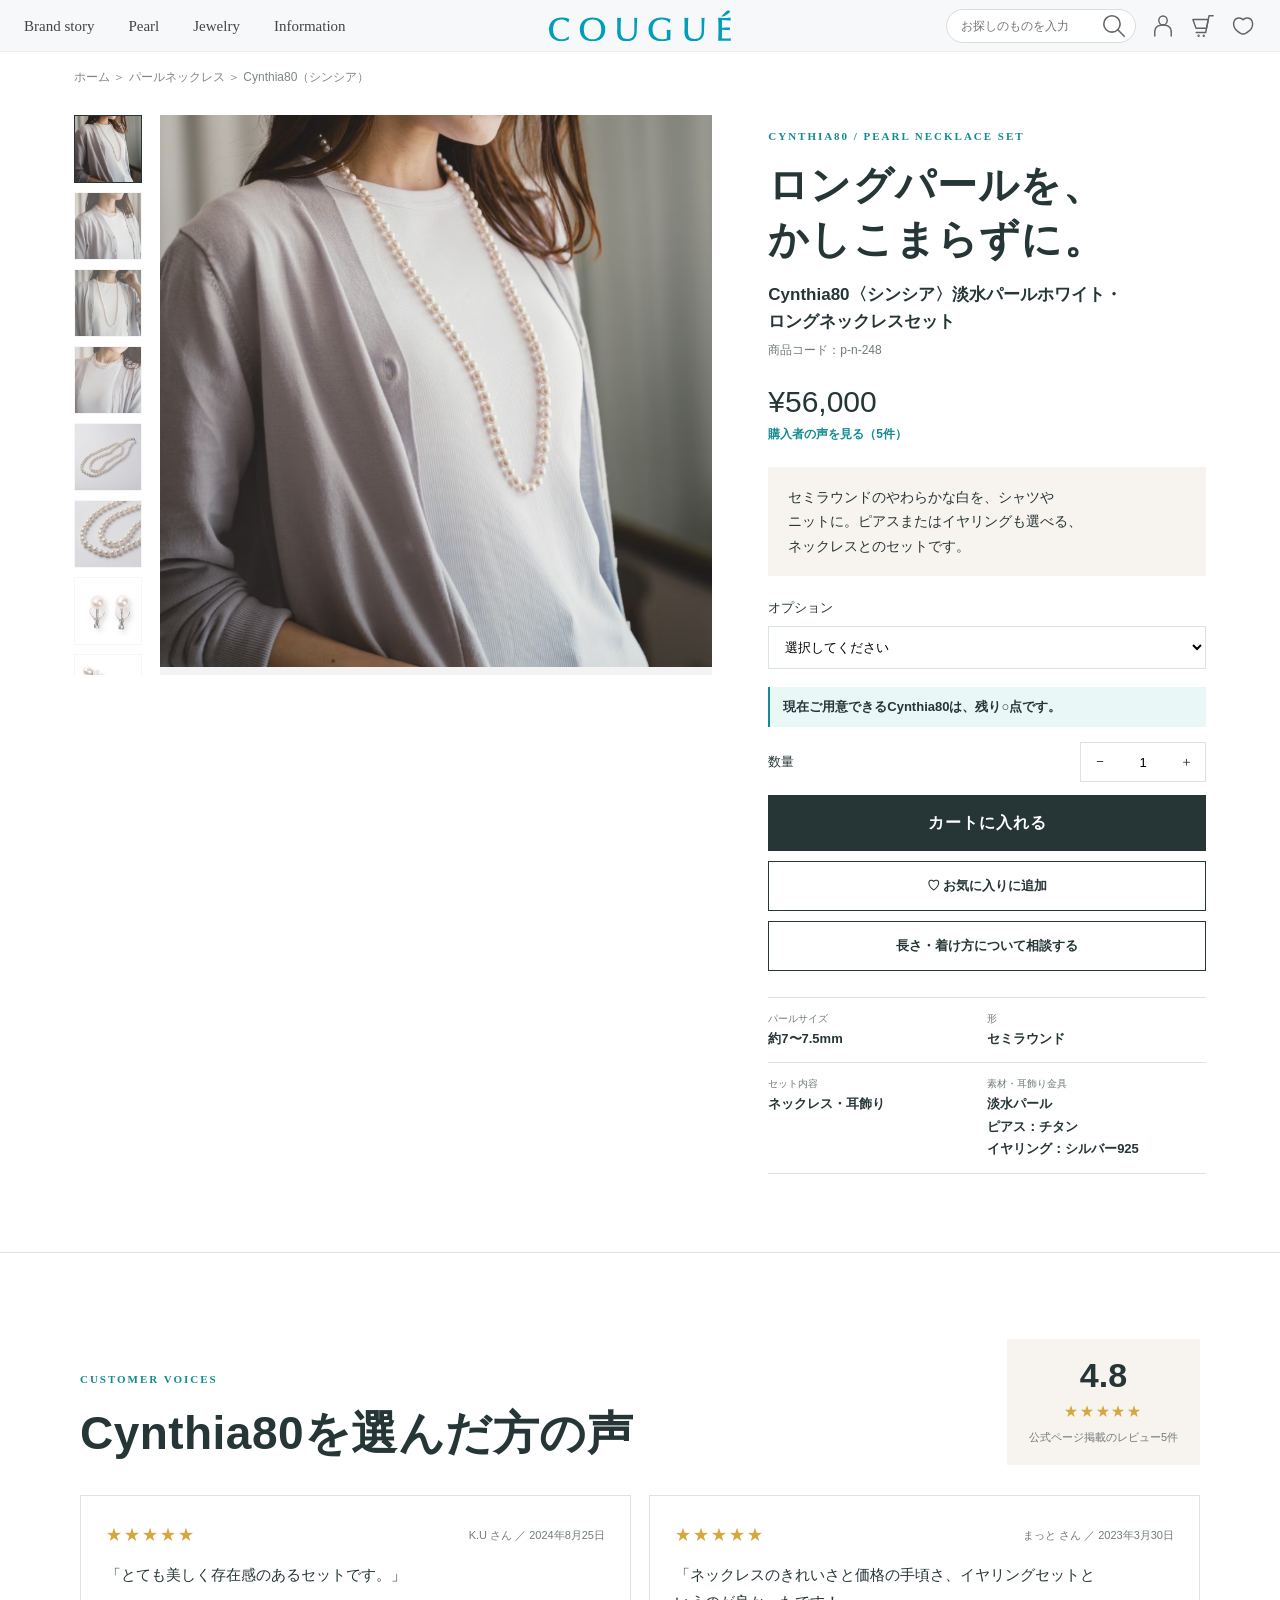
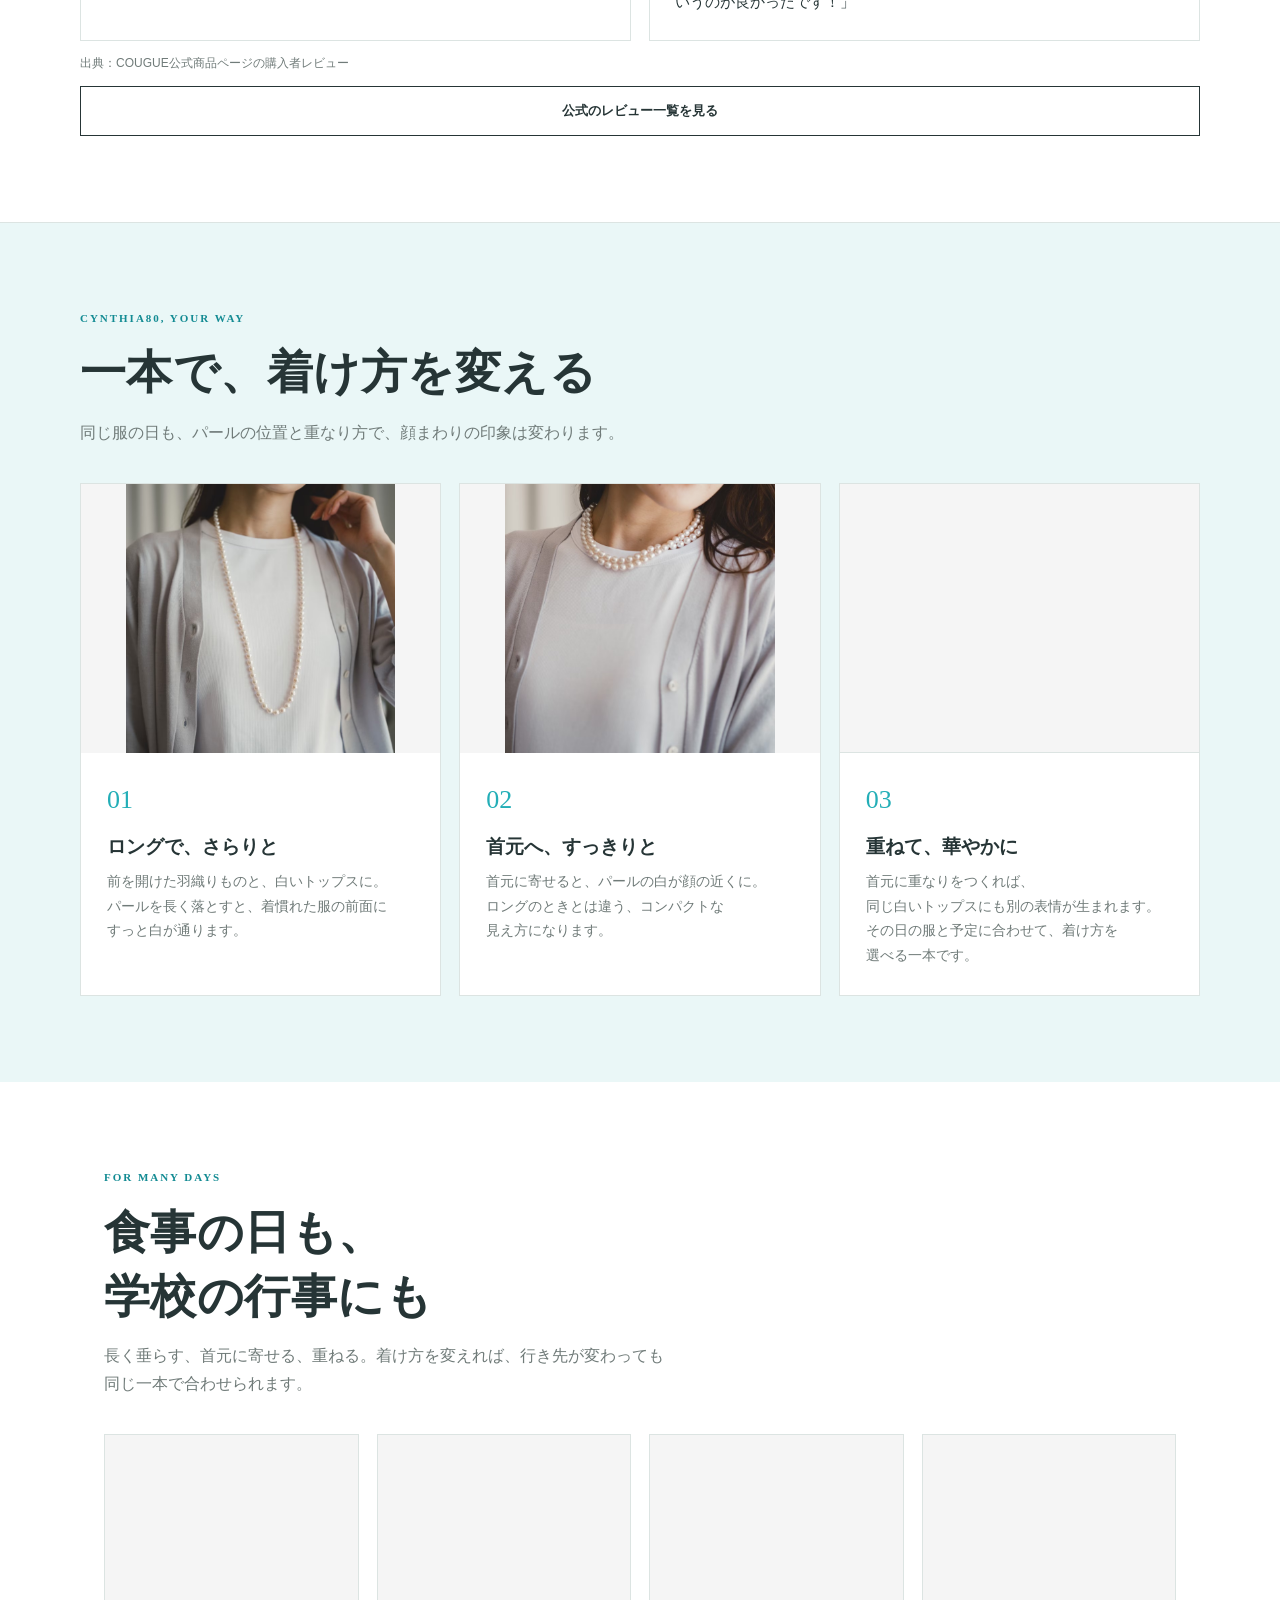
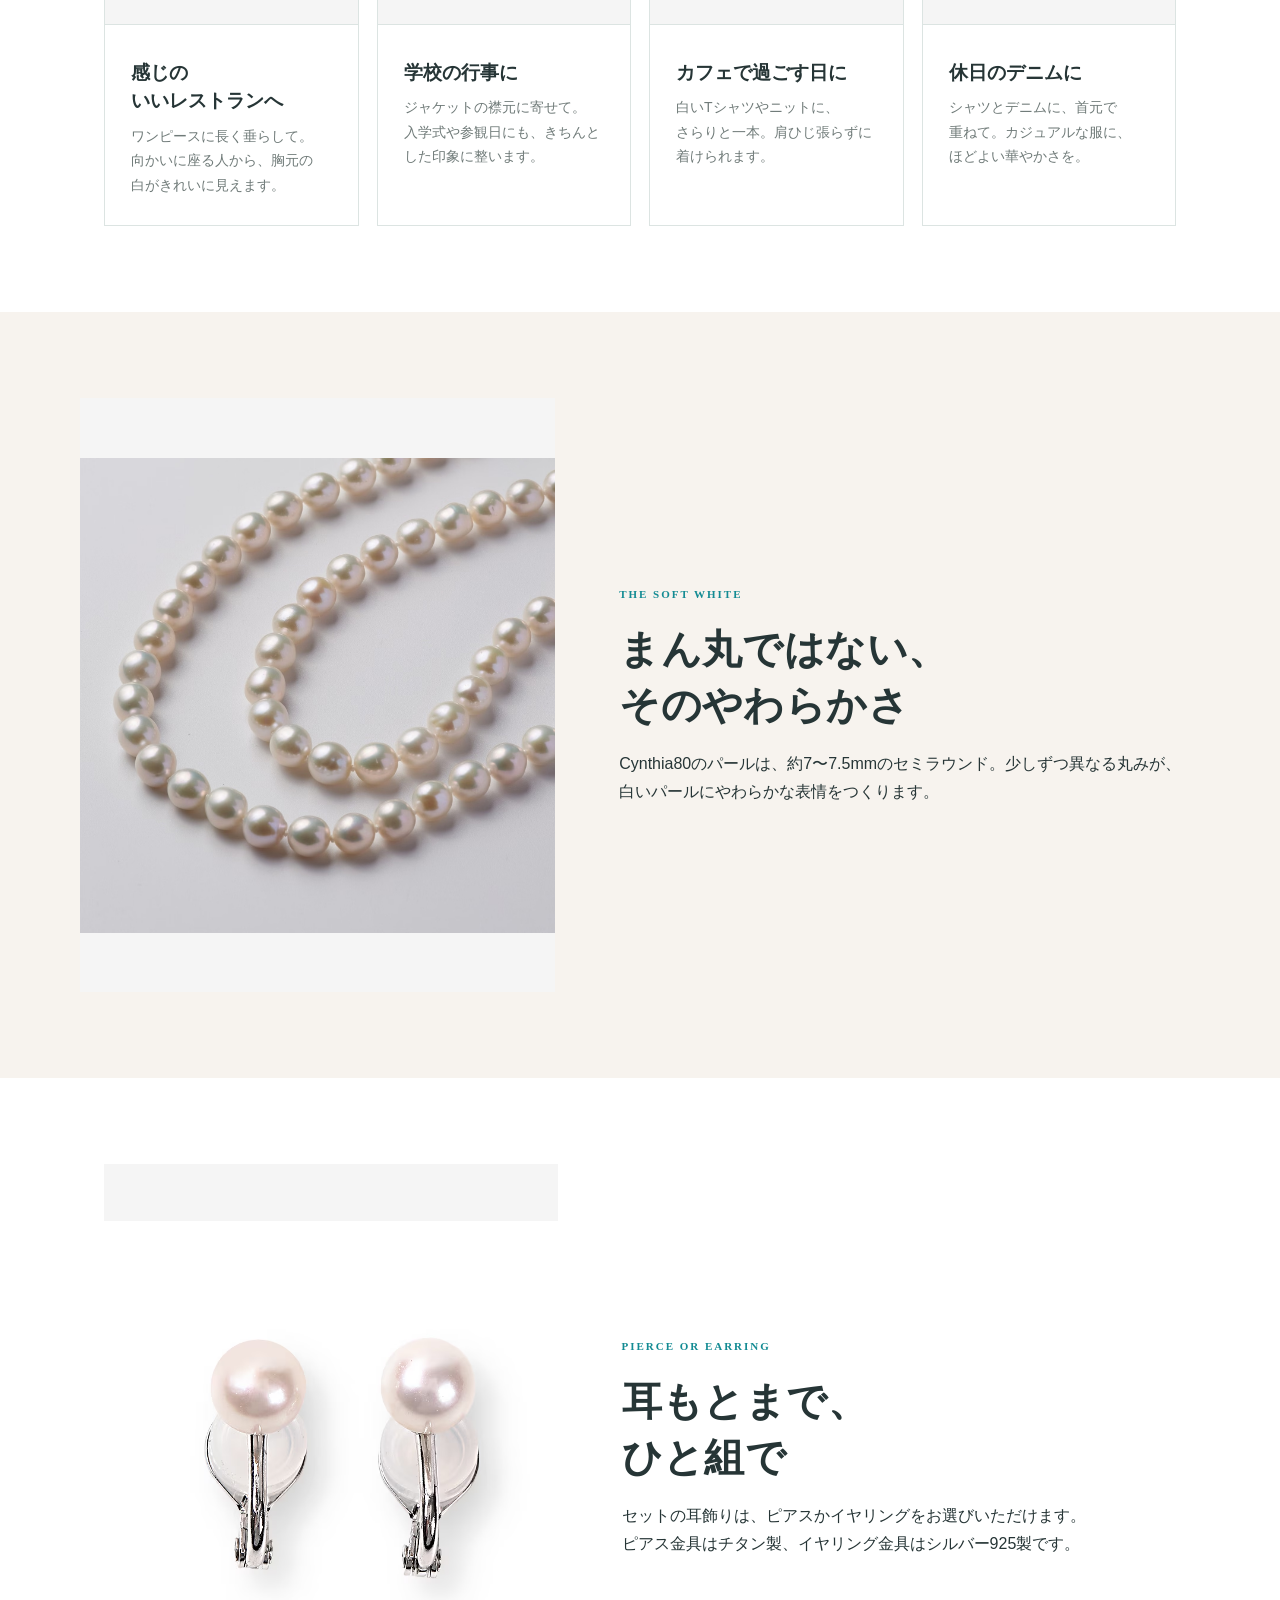
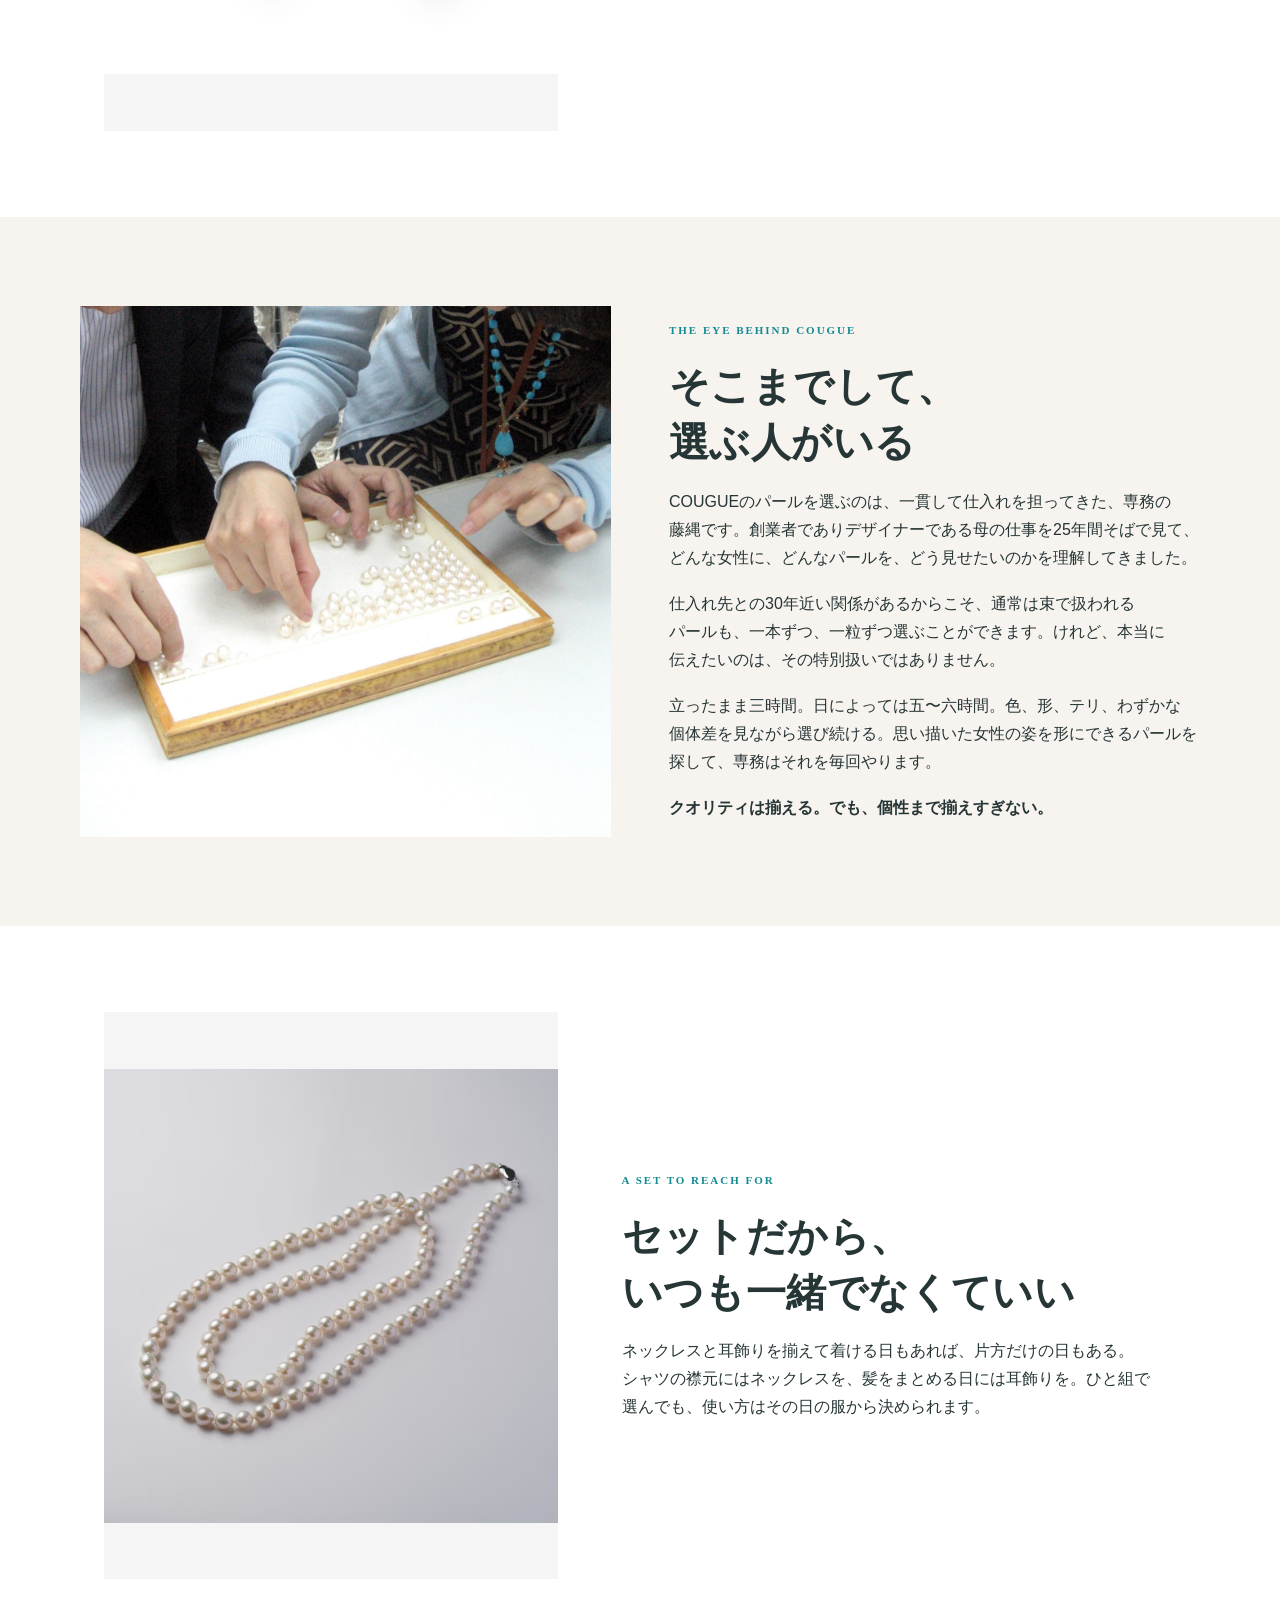
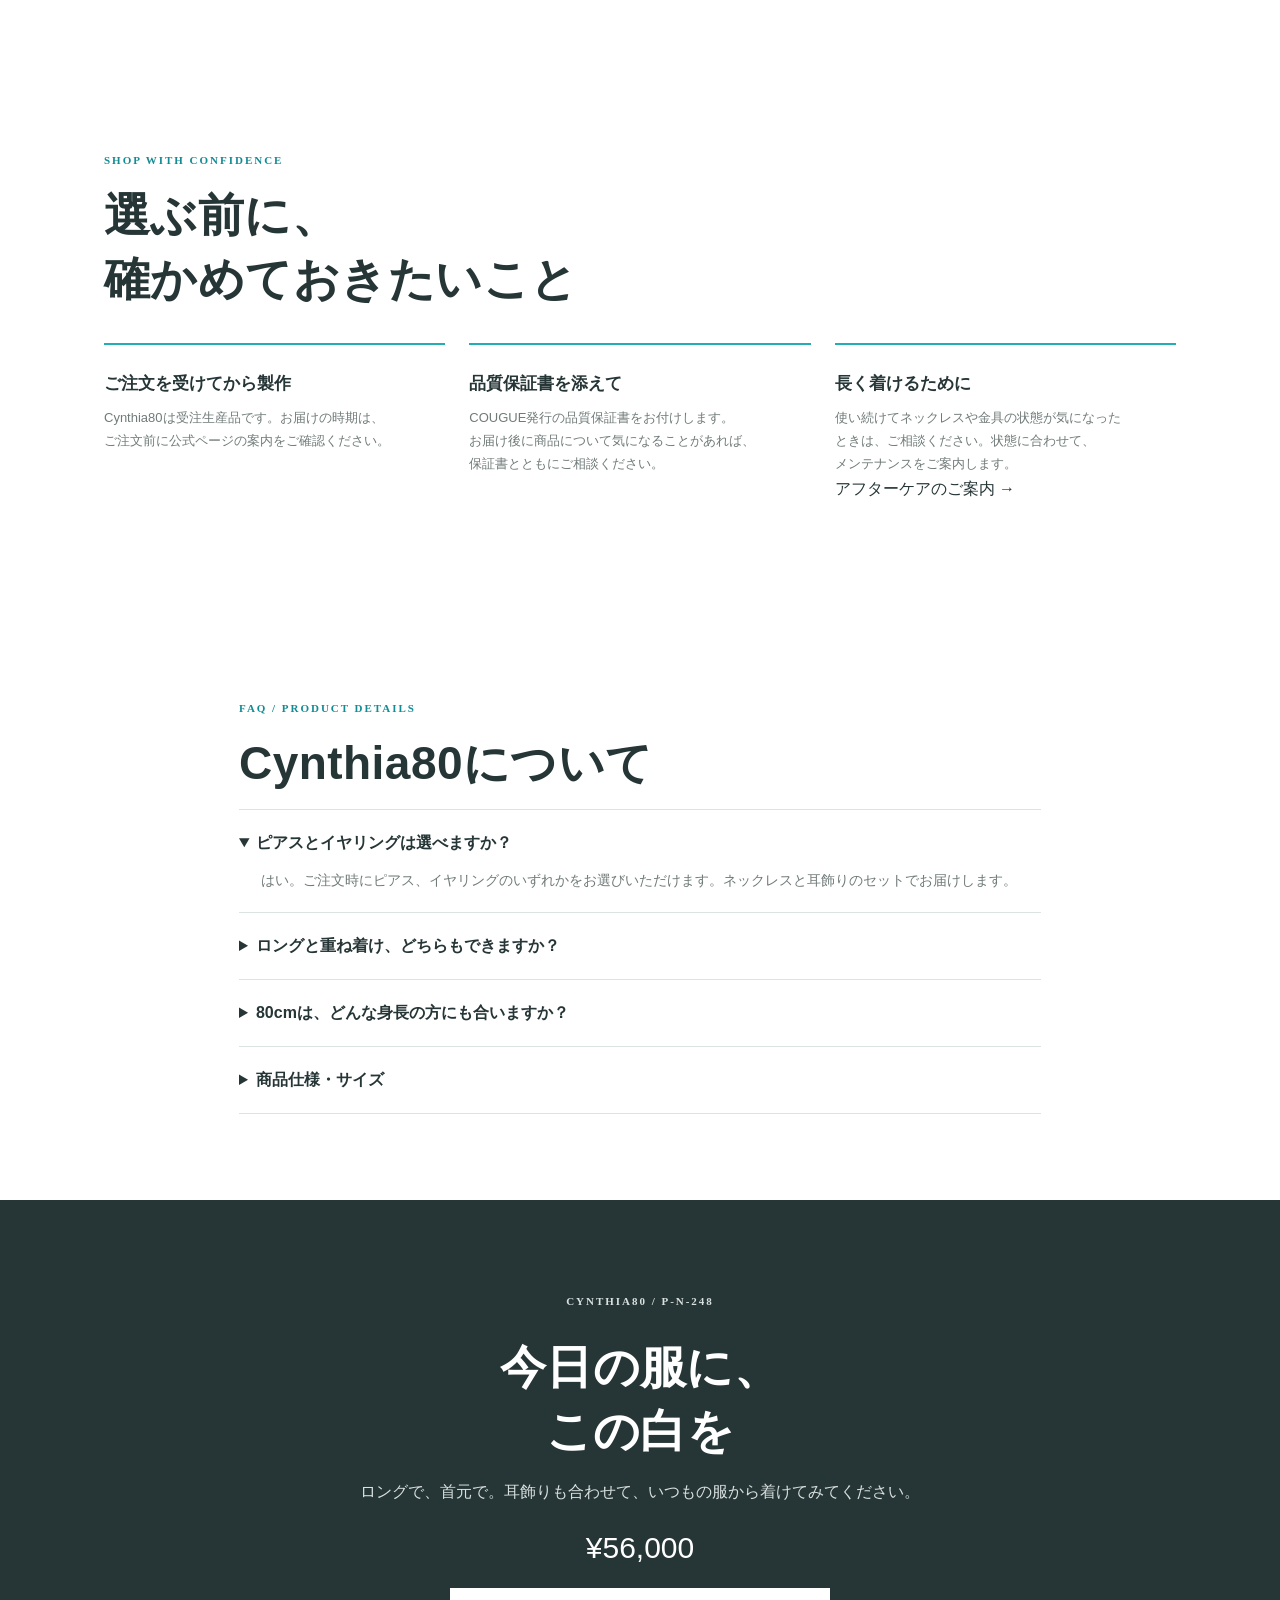
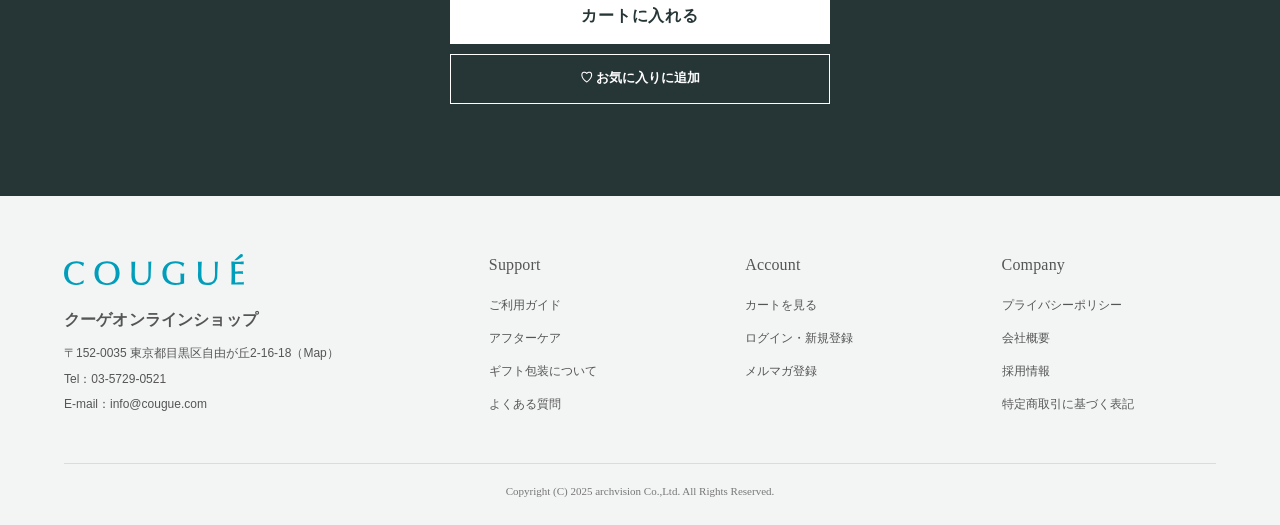
<file: cynthia80.html>
<!DOCTYPE html>

<html lang="ja">
<head>
<meta charset="utf-8"/>
<meta content="width=device-width, initial-scale=1" name="viewport"/>
<title>Cynthia80 シンシア｜COUGUE</title>
<meta content="ロングネックレスと耳飾りを、ひと組で。Cynthia80をいつもの服から。" name="description"/>
<style>
    :root {
      --ink:#263536;
      --muted:#707b79;
      --teal:#23aeb7;
      --teal-dark:#138b93;
      --pale:#eaf7f7;
      --sand:#f7f3ee;
      --line:#dce4e2;
      --white:#fff;
      --shadow:0 18px 48px rgba(38,53,54,.11);
    }
    * { box-sizing:border-box; }
    html { scroll-behavior:smooth; }
    body { margin:0; color:var(--ink); background:#fff; font-family:"Noto Sans JP","游ゴシック体","メイリオ",YuGothic,"游ゴシック Medium","Yu Gothic Medium","游ゴシック","Yu Gothic",sans-serif; line-height:1.75; }
    h1,h2,h3,summary { text-wrap:balance; word-break:auto-phrase; line-break:strict; }
    p,.summary,.benefits span,td { text-wrap:pretty; word-break:auto-phrase; line-break:strict; }
    .nowrap { white-space:nowrap; }
    a { color:inherit; text-decoration:none; }
    button { color:inherit; font:inherit; }
    img { display:block; width:100%; }
    .crumb { max-width:1180px; margin:auto; padding:15px 24px; color:#7e8785; font-size:12px; }
    .product-hero { max-width:1180px; margin:0 auto; padding:12px 24px 78px; display:grid; grid-template-columns:minmax(0,1.05fr) minmax(360px,.72fr); gap:56px; align-items:start; }
    .gallery { display:grid; grid-template-columns:72px minmax(0,1fr); gap:14px; position:sticky; top:86px; }
    .thumbs { display:flex; flex-direction:column; gap:9px; max-height:min(70vh,560px); overflow-y:auto; padding-right:4px; scrollbar-width:thin; }
    .thumb { padding:0; border:1px solid transparent; background:#f3f3f3; cursor:pointer; opacity:.72; }
    .thumb.active { border-color:var(--ink); opacity:1; }
    .thumb img { aspect-ratio:1/1; object-fit:cover; }
    .main-photo { position:relative; overflow:hidden; background:#f2f3f2; }
    .main-photo img { aspect-ratio:1/1; object-fit:cover; transition:opacity .18s ease; }
    .photo-label {display:none;  display:none; }
    .purchase { padding-top:12px; }
    .eyebrow { margin:0 0 12px; color:var(--teal-dark); font-family:Roboto,Times,serif; font-size:11px; font-weight:700; letter-spacing:.18em; }
    h1,h2 { font-family:inherit; font-weight:600; letter-spacing:.01em; }
    h1 { margin:0; font-size:clamp(30px,3.2vw,40px); line-height:1.35; letter-spacing:.03em; }
    .product-name { margin:15px 0 0; font-size:17px; font-weight:700; line-height:1.6; }
    .product-code { margin:4px 0 0; color:var(--muted); font-size:12px; }
    .price-row { display:flex; align-items:baseline; gap:14px; margin:23px 0 4px; }
    .price { margin:0; font-family:inherit; font-size:30px; line-height:1.2; }
    .tax { color:var(--muted); font-size:11px; }
    .points { margin:0 0 22px; color:var(--teal-dark); font-size:12px; font-weight:700; }
    .benefits { display:grid; grid-template-columns:repeat(3,1fr); border:1px solid var(--line); margin:0 0 22px; }
    .benefits span { padding:12px 7px; text-align:center; font-size:11px; line-height:1.5; }
    .benefits span + span { border-left:1px solid var(--line); }
    .summary { margin:0 0 21px; padding:18px 20px; background:var(--sand); font-size:14px; }
    .quantity-line { display:flex; align-items:center; justify-content:space-between; margin:0 0 13px; font-size:13px; }
    .quantity { display:flex; align-items:center; border:1px solid var(--line); }
    .quantity button,.quantity input { width:38px; height:38px; display:grid; place-items:center; border:0; background:#fff; text-align:center; font:inherit; }
    .quantity input { width:48px; appearance:textfield; }
    .quantity input::-webkit-inner-spin-button,.quantity input::-webkit-outer-spin-button { appearance:none; margin:0; }
    .quantity button { cursor:pointer; }
    .cta { min-height:56px; display:flex; align-items:center; justify-content:center; width:100%; border:0; color:#fff; background:var(--ink); font-weight:700; letter-spacing:.06em; cursor:pointer; }
    .cta:hover { background:#142627; }
    .favorite-btn { min-height:50px; display:flex; align-items:center; justify-content:center; gap:9px; width:100%; margin-top:10px; border:1px solid var(--ink); color:var(--ink); background:#fff; font:inherit; font-size:13px; font-weight:700; cursor:pointer; }
    .favorite-btn:hover { background:#f6f3ed; }
    .favorite-btn .favorite-icon { font-size:20px; line-height:1; }
    .favorite-btn[aria-pressed="true"] .favorite-icon { color:var(--teal-dark); }
    .sub-cta { min-height:50px; display:flex; align-items:center; justify-content:center; width:100%; margin-top:10px; border:1px solid var(--ink); background:#fff; font-size:13px; font-weight:700; }
    .microcopy { margin:12px 0 0; color:var(--muted); text-align:center; font-size:11px; }
    .quick-spec { display:grid; grid-template-columns:1fr 1fr; gap:0; margin-top:26px; border-top:1px solid var(--line); }
    .quick-spec div { padding:12px 0; border-bottom:1px solid var(--line); }
    .quick-spec div:nth-child(odd) { padding-right:14px; }
    .quick-spec small { display:block; color:var(--muted); font-size:10px; }
    .quick-spec strong { display:block; font-size:13px; }
    .section { max-width:1120px; margin:auto; padding:86px 24px; }
    .wide { max-width:none; }
    .soft { background:var(--pale); }
    .sand { background:var(--sand); }
    .inner { max-width:1120px; margin:auto; }
    h2 { margin:0 0 14px; font-size:clamp(30px,4vw,46px); line-height:1.4; }
    .section-intro { max-width:720px; margin:0 0 36px; color:var(--muted); }
    .reason-grid { display:grid; grid-template-columns:repeat(3,1fr); gap:18px; }
    .reason { display:flex; flex-direction:column; overflow:hidden; background:#fff; border:1px solid var(--line); }
    .reason img { aspect-ratio:4/3; object-fit:cover; }
    .reason-photo-empty { aspect-ratio:4/3; background:#f5f5f5; border-bottom:1px solid var(--line); }
    .reason-copy { flex:1; padding:24px 26px 28px; }
    .reason-number { color:var(--teal); font-family:Roboto,Times,serif; font-size:26px; }
    .reason h3 { margin:10px 0 8px; font-size:19px; line-height:1.5; }
    .reason p { margin:0; color:var(--muted); font-size:14px; }
    .detail-split { display:grid; grid-template-columns:1fr 1fr; gap:58px; align-items:center; }
    .detail-split img { aspect-ratio:1/1; object-fit:cover; object-position:67% center; }
    .detail-copy h2,.story-copy h2 { font-size:clamp(30px,3.2vw,40px); }
    .detail-copy p { margin:18px 0; }
    .review-grid { display:grid; grid-template-columns:repeat(3,1fr); gap:18px; }
    .review { min-width:0; padding:25px; background:#fff; border:1px solid var(--line); }
    .stars { color:#d6a63f; letter-spacing:.12em; }
    .review p { margin:12px 0 0; font-family:inherit; font-size:15px; line-height:1.8; }
    .reviews-section { background:#fff; border-top:1px solid var(--line); border-bottom:1px solid var(--line); }
    .review-heading { display:flex; justify-content:space-between; align-items:end; gap:32px; margin-bottom:30px; }
    .review-heading h2 { margin-bottom:0; }
    .review-score { min-width:190px; padding:18px 22px; background:var(--sand); text-align:center; }
    .review-score strong { display:block; font-size:34px; line-height:1.1; }
    .review-score .stars { display:block; margin-top:5px; font-size:14px; }
    .review-score small { display:block; margin-top:4px; color:var(--muted); font-size:11px; }
    .review-head { display:flex; align-items:center; justify-content:space-between; gap:18px; }
    .review-meta { color:var(--muted); font-size:11px; white-space:nowrap; }
    .review-more { margin-top:18px; padding:0; border:0; }
    .review-more:last-child { border-bottom:0; }
    .review-more > summary { display:flex; align-items:center; justify-content:center; min-height:54px; padding:12px 20px; border:1px solid var(--ink); cursor:pointer; list-style:none; }
    .review-more > summary::-webkit-details-marker { display:none; }
    .review-more > summary::after { content:'＋'; margin-left:12px; font-weight:400; }
    .review-more[open] > summary::after { content:'−'; }
    .review-more .review-grid { margin-top:18px; }
    .story { display:grid; grid-template-columns:.9fr 1.1fr; gap:64px; align-items:center; }
    .story-image { aspect-ratio:4/5; object-fit:cover; }
    .story-copy p { margin:17px 0; }
    .trust { display:grid; grid-template-columns:repeat(3,1fr); gap:24px; margin-top:32px; }
    .story .trust { grid-template-columns:1fr; gap:8px; }
    .trust article { padding:24px 0; border-top:2px solid var(--teal); }
    .trust h3 { margin:0 0 8px; font-size:17px; }
    .trust p { margin:0; color:var(--muted); font-size:13px; }
    .faq { max-width:850px; }
    details { padding:19px 0; border-top:1px solid var(--line); }
    details:last-child { border-bottom:1px solid var(--line); }
    summary { cursor:pointer; font-weight:700; }
    details p { margin:11px 0 0 22px; color:var(--muted); font-size:14px; }
    .final { padding:92px 24px; color:#fff; background:var(--ink); text-align:center; }
    .final h2 { color:#fff; }
    .final p { margin:0 0 24px; color:#d9e1df; }
    .final .price { margin:0 0 22px; }
    .final .cta { max-width:380px; margin:auto; color:var(--ink); background:#fff; }
    .final .favorite-btn { max-width:380px; margin:10px auto 0; border-color:#fff; color:#fff; background:transparent; }
    .final .favorite-btn:hover { background:rgba(255,255,255,.08); }
    footer { padding:28px; color:#87918f; text-align:center; font-size:11px; }
    .sticky-buy { display:none; }
    @media (max-width:820px) {
      body { padding-bottom:70px; }
      .crumb { padding:10px 16px; }
      .product-hero { display:block; padding:0 0 54px; }
      .gallery { position:static; display:flex; flex-direction:column-reverse; gap:8px; }
      .thumbs { flex-direction:row; max-height:none; padding:0 12px 4px; overflow-x:auto; overflow-y:hidden; }
      .thumb { min-width:58px; }
      .main-photo img { aspect-ratio:1/1; }
      .photo-label {display:none;  left:12px; bottom:12px; }
      .purchase { padding:28px 18px 0; }
      h1 { font-size:31px; }
      .product-name { font-size:15px; }
      .benefits span { padding:10px 4px; font-size:10px; }
      .section { padding:62px 18px; }
      h2 { font-size:30px; }
      .reason-grid,.review-grid,.trust { grid-template-columns:1fr; }
      .review-heading { align-items:start; flex-direction:column; }
      .review-score { width:100%; }
      .review-head { flex-wrap:wrap; }
      .review-meta { white-space:normal; }
      .reason-copy { padding:21px; }
      .detail-split,.story { grid-template-columns:1fr; gap:30px; }
      .detail-split .detail-copy { order:-1; }
      .story-image { aspect-ratio:4/3; object-position:center 24%; }
      .sticky-buy { position:fixed; left:0; right:0; bottom:0; z-index:30; display:grid; grid-template-columns:1fr 48px 1.4fr; gap:8px; align-items:center; min-height:68px; padding:8px 12px; background:#fff; box-shadow:0 -5px 20px rgba(38,53,54,.15); }
      .sticky-price { font-family:inherit; font-size:17px; }
      .sticky-buy .cta { min-height:49px; }
      .sticky-buy .favorite-btn { min-height:49px; margin:0; padding:0; }
      .sticky-buy .favorite-label { position:absolute; width:1px; height:1px; overflow:hidden; clip-path:inset(50%); white-space:nowrap; }
    }

    .quote-grid { display:grid; grid-template-columns:repeat(3,1fr); gap:18px; }
    .quote-grid blockquote { margin:0; padding:25px; background:#fff; border:1px solid var(--line); font-size:15px; line-height:1.85; }
    .hero-copy h1 { font-size:clamp(36px,4.2vw,56px); }
    @media (max-width: 760px) {
      .quote-grid { grid-template-columns:1fr; }
      .hero-copy h1 { font-size:34px; }
    }
  </style>
<link href="assets/cougue-shell.css" rel="stylesheet"/>
<meta content="noindex,nofollow" name="robots"/><style>
/* Layout classes above are unchanged from Sydney. Only content controls below are added. */
.reason img,.story-image{height:auto;max-width:100%}.story>*{min-width:0}
.cougue-drawer-search button{background-image:url('assets/shell-20260928/icon_search.svg')}
@media(min-width:761px) and (max-width:1024px){.cougue-footer-inner{grid-template-columns:1fr 1fr;gap:32px 24px}.cougue-footer-brand{grid-column:1/-1}}
.photo-pending{aspect-ratio:4/5;background:#eef0ee;border:1px dashed #a3afaa;display:grid;place-items:center;padding:28px;text-align:center;color:#5b6c65;line-height:1.8}.card-pending{aspect-ratio:4/3}.card-pending small{display:block;max-width:240px;margin:8px auto 0}.photo-pending small{font-size:12px;font-weight:400}.pending-note{font-size:12px;color:var(--muted)}
#zoom{border:0;padding:0;display:block;width:100%;cursor:zoom-in}.main-photo img{object-fit:contain}.reason img{object-fit:contain;background:#f5f5f5}.story-image{object-fit:contain;background:#f5f5f5}.reason img.layered-look{object-fit:cover;object-position:center 25%}.story-image.everyday-look{object-fit:cover;object-position:center}
.option-label{display:block;font-size:13px;margin-bottom:6px}#product-option{width:100%;padding:12px;border:1px solid var(--line);background:white;font:inherit;font-size:13px;margin-bottom:18px}.review-source,.related{font-size:12px;color:var(--muted)}
.review-grid:has(> :nth-child(2):last-child){grid-template-columns:repeat(2,minmax(0,1fr))}.review-head{flex-wrap:wrap}.measure{font-size:32px}.measure span{font-size:13px}.fine{font-size:12px;color:var(--muted)}
.specs div{display:grid;grid-template-columns:110px 1fr;gap:18px;padding:12px 0;border-bottom:1px solid var(--line);font-size:13px}.specs dd{margin:0}.related a{text-decoration:underline}
dialog{max-width:min(92vw,820px);max-height:90vh;border:0;padding:24px;color:var(--ink)}dialog::backdrop{background:#152220bb}dialog img{width:auto;max-width:100%;max-height:72vh;margin:auto}dialog button{display:block;margin:0 0 14px auto;cursor:pointer}#purchase-dialog{max-width:460px}#purchase-dialog h2{font-size:24px}button:focus-visible,a:focus-visible,summary:focus-visible{outline:3px solid var(--teal-dark);outline-offset:3px}
@media(max-width:820px){.photo-pending{aspect-ratio:4/3}.review-grid:has(> :nth-child(2):last-child){grid-template-columns:1fr}.thumb{width:58px;flex:none}.specs div{grid-template-columns:90px 1fr}.photo-pending{padding:20px}.measure{font-size:28px}}
@media(prefers-reduced-motion:reduce){html{scroll-behavior:auto}}
</style><style>.stock-note { margin:0 0 15px; padding:10px 13px; border-left:2px solid var(--teal-dark); background:var(--pale); color:var(--ink); font-size:13px; font-weight:700; line-height:1.55; } .scene-grid { grid-template-columns:repeat(4,1fr); } @media (max-width:900px){ .scene-grid { grid-template-columns:repeat(2,1fr); } } @media (max-width:560px){ .scene-grid { grid-template-columns:1fr; } }</style>
</head>
<body>
<header class="cougue-site-header">
<button aria-controls="cougue-search-panel" aria-expanded="false" aria-label="商品を検索" class="cougue-search-toggle" data-cougue-search-toggle="" type="button"><img alt="" src="assets/shell-20260928/icon_search.svg"/></button>
<nav aria-label="メインナビゲーション" class="cougue-desktop-nav">
<div class="cougue-nav-item"><a class="cougue-nav-label" href="https://www.cougue.com/html/page9.html">Brand story</a><div class="cougue-nav-menu"><a href="https://www.cougue.com/html/page9.html">ブランドストーリー</a><a href="https://www.cougue.com/html/page2.html">自由が丘 本店</a><a href="https://www.cougue.com/html/page10.html">お客様の声</a><a href="https://www.cougue.com/html/page1.html">アフターケア</a><a href="https://www.cougue.com/html/page34.html">ギフトラッピング</a><a href="https://www.cougue.com/html/page6.html">よくあるご質問</a></div></div>
<div class="cougue-nav-item"><a class="cougue-nav-label" href="https://www.cougue.com/view/category/ct15">Pearl</a><div class="cougue-nav-menu"><a href="https://www.cougue.com/view/category/ct17">パールネックレス</a><a href="https://www.cougue.com/view/category/ct16">パールリング</a><a href="https://www.cougue.com/view/category/ct19">パールピアス・イヤリング</a><a href="https://www.cougue.com/view/category/ct81">バロックパール商品</a><a href="https://www.cougue.com/html/page28.html">パールへのこだわり</a></div></div>
<div class="cougue-nav-item"><a class="cougue-nav-label" href="https://www.cougue.com/view/category/ct137">Jewelry</a><div class="cougue-nav-menu"><a href="https://www.cougue.com/view/category/all_items">すべての商品</a><a href="https://www.cougue.com/view/category/ct202">OUTLET</a><a href="https://www.cougue.com/view/category/ct140">コレクション別で探す</a><a href="https://www.cougue.com/view/category/ct141">パールの色で探す</a><a href="https://www.cougue.com/view/category/ct142">パールネックレス長さで探す</a></div></div>
<div class="cougue-nav-item"><a class="cougue-nav-label" href="https://www.cougue.com/view/news/list">Information</a><div class="cougue-nav-menu"><a href="https://www.cougue.com/view/news/list">お知らせ</a><a href="https://www.cougue.com/view/guide">ご利用ガイド</a><a href="https://www.cougue.com/view/company">このショップについて</a><a href="https://www.instagram.com/cougue.jiyugaoka/" rel="noopener" target="_blank">Instagram</a></div></div>
</nav>
<a aria-label="COUGUEトップページ" class="cougue-logo" href="https://www.cougue.com/"><img alt="自由が丘クーゲ ジュエリーショップ" src="assets/shell-20260928/logo.svg"/></a>
<div class="cougue-header-actions"><form action="https://www.cougue.com/view/search" class="cougue-header-search-form" method="get" role="search"><input aria-label="商品検索" name="search_keyword" placeholder="お探しのものを入力" type="search"/><button aria-label="検索する" type="submit"><img alt="" src="assets/shell-20260928/icon_search.svg"/></button></form><a aria-label="マイページ" class="cougue-icon-link" href="https://www.cougue.com/view/member/mypage"><img alt="" src="assets/shell-20260928/icon_user.svg"/></a><a aria-label="カートを見る" class="cougue-icon-link" href="https://www.cougue.com/view/cart"><img alt="" src="assets/shell-20260928/icon_bag.svg"/></a><a aria-label="お気に入り" class="cougue-icon-link" href="https://www.cougue.com/view/member/favorite"><img alt="" src="assets/shell-20260928/icon_heart.svg"/></a><button aria-controls="cougue-drawer" aria-expanded="false" aria-label="メニューを開く" class="cougue-menu-toggle" data-cougue-menu-toggle="" type="button"><span></span><span></span><span></span></button></div>
</header>
<div aria-hidden="true" class="cougue-search-panel" data-cougue-search-panel="" id="cougue-search-panel"><form action="https://www.cougue.com/view/search" class="cougue-drawer-search" method="get" role="search"><input aria-label="商品検索" name="search_keyword" placeholder="お探しのものを入力してください" type="search"/><button aria-label="検索する" type="submit">⌕</button></form></div>
<div aria-hidden="true" class="cougue-drawer-overlay" data-cougue-drawer-overlay=""><aside aria-label="サイトメニュー" class="cougue-drawer" data-cougue-drawer="" id="cougue-drawer"><button aria-label="メニューを閉じる" class="cougue-drawer-close" data-cougue-drawer-close="" type="button">×</button><form action="https://www.cougue.com/view/search" class="cougue-drawer-search" method="get" role="search"><input aria-label="商品検索" name="search_keyword" placeholder="お探しのものを入力してください" type="search"/><button aria-label="検索する" type="submit">⌕</button></form><a class="cougue-drawer-primary" href="https://www.cougue.com/view/cart">カートを見る</a><a class="cougue-drawer-primary" href="https://www.cougue.com/view/member/login">ログイン</a><h2 class="cougue-drawer-section-title">アイテムカテゴリ</h2><details><summary>アイテム別</summary><div class="cougue-drawer-sub"><a href="https://www.cougue.com/view/category/ct250">ネックレス</a><a href="https://www.cougue.com/view/category/ct251">リング</a><a href="https://www.cougue.com/view/category/ct252">ピアス・イヤリング</a><a href="https://www.cougue.com/view/category/ct254">ブレスレット</a><a href="https://www.cougue.com/view/category/ct255">ペンダント</a></div></details><details><summary>新着アイテム</summary><div class="cougue-drawer-sub"><a href="https://www.cougue.com/view/category/ct5">新着商品一覧</a><a href="https://www.cougue.com/view/category/ct7">新着パール</a></div></details><details><summary>OUTLET</summary><div class="cougue-drawer-sub"><a href="https://www.cougue.com/view/category/ct202">OUTLET</a><a href="https://www.cougue.com/view/category/ct203">パール OUTLET</a></div></details><details><summary>パール</summary><div class="cougue-drawer-sub"><a href="https://www.cougue.com/view/category/ct15">パール</a><a href="https://www.cougue.com/view/category/ct17">パールネックレス</a><a href="https://www.cougue.com/view/category/ct16">パールリング</a><a href="https://www.cougue.com/view/category/ct19">パールピアス・イヤリング</a><a href="https://www.cougue.com/view/category/ct18">ネックレスセット</a><a href="https://www.cougue.com/view/category/ct88">ブレスレット</a></div></details><details><summary>バロックパール商品</summary><div class="cougue-drawer-sub"><a href="https://www.cougue.com/view/category/ct81">バロックパール商品</a><a href="https://www.cougue.com/view/category/ct227">バロックパールネックレス</a><a href="https://www.cougue.com/view/category/ct229">バロックパールピアス・イヤリング</a><a href="https://www.cougue.com/view/category/ct236">ケシパール</a><a href="https://www.cougue.com/view/category/ct246">オイスターパール</a></div></details><details><summary>商品を探す</summary><div class="cougue-drawer-sub"><a href="https://www.cougue.com/view/category/ct137">商品を探す</a><a href="https://www.cougue.com/view/category/ct140">コレクション別</a><a href="https://www.cougue.com/view/category/ct141">パールの色</a><a href="https://www.cougue.com/view/category/ct142">ネックレスの長さ</a></div></details><a class="cougue-drawer-direct" href="https://www.cougue.com/view/news/list">お知らせ</a><a class="cougue-drawer-direct" href="https://www.cougue.com/view/guide">ご利用ガイド</a><a class="cougue-drawer-direct" href="https://www.cougue.com/view/company">このショップについて</a><a class="cougue-drawer-direct" href="https://www.cougue.com/ssl/contact/">お問い合わせ</a></aside></div>
<div class="crumb">ホーム ＞ パールネックレス ＞ Cynthia80（シンシア）</div>
<main>
<section class="product-hero" data-slot="hero">
  <div class="gallery" aria-label="Cynthia80の商品画像">
    <div class="thumbs">
      <button class="thumb active" aria-pressed="true" type="button" data-src="assets/cynthia80-20261009/14_000000000756.avif" data-label="Cynthia80をロングで着けた写真" aria-label="ロングで着けた写真を表示"><img src="assets/cynthia80-20261009/14_000000000756.avif" alt="Cynthia80をロングで着けた写真" loading="lazy"/></button>
      <button class="thumb" aria-pressed="false" type="button" data-src="assets/cynthia80-20261009/17_000000000756.avif" data-label="Cynthia80を首元に重ねた写真" aria-label="首元に重ねた写真を表示"><img src="assets/cynthia80-20261009/17_000000000756.avif" alt="Cynthia80を首元に重ねた写真" loading="lazy"/></button>
      <button class="thumb" aria-pressed="false" type="button" data-src="assets/cynthia80-20261009/15_000000000756.avif" data-label="Cynthia80のロング着用写真" aria-label="別のロング着用写真を表示"><img src="assets/cynthia80-20261009/15_000000000756.avif" alt="Cynthia80のロング着用写真" loading="lazy"/></button>
      <button class="thumb" aria-pressed="false" type="button" data-src="assets/cynthia80-20261009/16_000000000756.avif" data-label="Cynthia80を首元に寄せた着用写真" aria-label="首元に寄せた着用写真を表示"><img src="assets/cynthia80-20261009/16_000000000756.avif" alt="Cynthia80を首元に寄せた着用写真" loading="lazy"/></button>
      <button class="thumb" aria-pressed="false" type="button" data-src="assets/cynthia80-20261009/1_000000000756.avif" data-label="Cynthia80のネックレス全体" aria-label="ネックレス全体を表示"><img src="assets/cynthia80-20261009/1_000000000756.avif" alt="Cynthia80のネックレス全体" loading="lazy"/></button>
      <button class="thumb" aria-pressed="false" type="button" data-src="assets/cynthia80-20261009/2_000000000756.avif" data-label="パールの連なりの接写" aria-label="パールの接写を表示"><img src="assets/cynthia80-20261009/2_000000000756.avif" alt="Cynthia80のパールの接写" loading="lazy"/></button>
      <button class="thumb" aria-pressed="false" type="button" data-src="assets/cynthia80-20261009/26_000000000756.avif" data-label="セットのピアスとイヤリング" aria-label="耳飾りを表示"><img src="assets/cynthia80-20261009/26_000000000756.avif" alt="Cynthia80のセットで選べる耳飾り" loading="lazy"/></button>
      <button class="thumb" aria-pressed="false" type="button" data-src="assets/cynthia80-20261009/27_000000000756.avif" data-label="イヤリング金具の接写" aria-label="イヤリング金具を表示"><img src="assets/cynthia80-20261009/27_000000000756.avif" alt="Cynthia80のイヤリング金具" loading="lazy"/></button>
      <button class="thumb" aria-pressed="false" type="button" data-src="assets/cynthia80-20261009/4_000000000756.avif" data-label="COUGUEの品質保証書" aria-label="品質保証書を表示"><img src="assets/cynthia80-20261009/4_000000000756.avif" alt="COUGUEの品質保証書の見本" loading="lazy"/></button>
    </div>
    <div class="main-photo"><button id="zoom" type="button" aria-label="商品画像を拡大"><img id="mainImage" src="assets/cynthia80-20261009/14_000000000756.avif" alt="Cynthia80をロングで着けた写真"/></button><span class="photo-label" id="photoLabel" hidden></span></div>
  </div>
  <div class="purchase">
    <p class="eyebrow">CYNTHIA80 / PEARL NECKLACE SET</p>
    <h1 id="page-title">ロングパールを、<br/>かしこまらずに。</h1>
    <p class="product-name">Cynthia80〈シンシア〉<span>淡水パールホワイト・ロングネックレスセット</span></p>
    <p class="product-code">商品コード：p-n-248</p>
    <div class="price-row"><p class="price">¥56,000</p></div>
    <p class="points"><a href="#reviews">購入者の声を見る（5件）</a></p>
    <div class="summary">セミラウンドのやわらかな白を、シャツやニットに。ピアスまたはイヤリングも選べる、ネックレスとのセットです。</div>
    <label class="option-label" for="product-option">オプション</label>
    <select id="product-option"><option value="">選択してください</option><option>ピアス</option><option>イヤリング</option></select>
    <p class="stock-note">現在ご用意できるCynthia80は、残り○点です。</p><div class="quantity-line"><label for="quantity">数量</label><div class="quantity"><button id="minus" type="button" aria-label="数量を減らす">−</button><input id="quantity" type="number" value="1" min="1" max="99" aria-label="数量"/><button id="plus" type="button" aria-label="数量を増やす">＋</button></div></div>
    <button class="cta" id="cart" type="button">カートに入れる</button><button class="favorite-btn" id="favorite" type="button" aria-pressed="false">♡ お気に入りに追加</button>
    <a class="sub-cta" href="https://www.cougue.com/ssl/contact/">長さ・着け方について相談する</a>
    <div class="quick-spec"><div><small>パールサイズ</small><strong>約7〜7.5mm</strong></div><div><small>形</small><strong>セミラウンド</strong></div><div><small>セット内容</small><strong>ネックレス・耳飾り</strong></div><div><small>素材・耳飾り金具</small><strong>淡水パール<br/>ピアス：チタン<br/>イヤリング：シルバー925</strong></div></div>
  </div>
</section>
<section class="section wide reviews-section" data-slot="reviews" id="reviews"><div class="inner"><div class="review-heading"><div><p class="eyebrow">CUSTOMER VOICES</p><h2>Cynthia80を選んだ方の声</h2></div><div class="review-score"><strong>4.8</strong><span class="stars">★★★★★</span><small>公式ページ掲載のレビュー5件</small></div></div><div class="review-grid"><article class="review"><div class="review-head"><div class="stars">★★★★★</div><span class="review-meta">K.U さん ／ 2024年8月25日</span></div><p>「とても美しく存在感のあるセットです。」</p></article><article class="review"><div class="review-head"><div class="stars">★★★★★</div><span class="review-meta">まっと さん ／ 2023年3月30日</span></div><p>「ネックレスのきれいさと価格の手頃さ、イヤリングセットというのが良かったです！」</p></article></div><p class="review-source">出典：COUGUE公式商品ページの購入者レビュー</p><a class="sub-cta" href="https://www.cougue.com/view/review/000000000756">公式のレビュー一覧を見る</a></div></section>
<section class="section wide soft" data-slot="reasons" id="looks"><div class="inner"><p class="eyebrow">CYNTHIA80, YOUR WAY</p><h2>一本で、着け方を変える</h2><p class="section-intro">同じ服の日も、パールの位置と重なり方で、顔まわりの印象は変わります。</p><div class="reason-grid"><article class="reason"><img src="assets/cynthia80-20261009/15_000000000756.avif" alt="白いトップスにCynthia80をロングで着けた写真" loading="lazy"/><div class="reason-copy"><span class="reason-number">01</span><h3>ロングで、さらりと</h3><p>前を開けた羽織りものと、白いトップスに。パールを長く落とすと、着慣れた服の前面にすっと白が通ります。</p></div></article><article class="reason"><img src="assets/cynthia80-20261009/16_000000000756.avif" alt="Cynthia80を首元に寄せて着けた写真" loading="lazy"/><div class="reason-copy"><span class="reason-number">02</span><h3>首元へ、すっきりと</h3><p>首元に寄せると、パールの白が顔の近くに。ロングのときとは違う、コンパクトな見え方になります。</p></div></article><article class="reason"><div class="reason-photo-empty" aria-hidden="true"></div><div class="reason-copy"><span class="reason-number">03</span><h3>重ねて、華やかに</h3><p>首元に重なりをつくれば、同じ白いトップスにも別の表情が生まれます。その日の服と予定に合わせて、着け方を選べる一本です。</p></div></article></div></div></section>
<section class="section" data-slot="scenes"><div class="inner"><p class="eyebrow">FOR MANY DAYS</p><h2>食事の日も、<br/>学校の行事にも</h2><p class="section-intro">長く垂らす、首元に寄せる、重ねる。着け方を変えれば、行き先が変わっても同じ一本で合わせられます。</p><div class="reason-grid scene-grid"><article class="reason"><div class="reason-photo-empty" aria-hidden="true"></div><div class="reason-copy"><h3>感じのいいレストランへ</h3><p>ワンピースに長く垂らして。向かいに座る人から、胸元の白がきれいに見えます。</p></div></article><article class="reason"><div class="reason-photo-empty" aria-hidden="true"></div><div class="reason-copy"><h3>学校の行事に</h3><p>ジャケットの襟元に寄せて。入学式や参観日にも、きちんとした印象に整います。</p></div></article><article class="reason"><div class="reason-photo-empty" aria-hidden="true"></div><div class="reason-copy"><h3>カフェで過ごす日に</h3><p>白いTシャツやニットに、さらりと一本。肩ひじ張らずに着けられます。</p></div></article><article class="reason"><div class="reason-photo-empty" aria-hidden="true"></div><div class="reason-copy"><h3>休日のデニムに</h3><p>シャツとデニムに、首元で重ねて。カジュアルな服に、ほどよい華やかさを。</p></div></article></div></div></section>
<section class="section wide sand" data-slot="design"><div class="inner story"><img class="story-image" src="assets/cynthia80-20261009/2_000000000756.avif" alt="Cynthia80のセミラウンドパールの接写" loading="lazy"/><div class="story-copy"><p class="eyebrow">THE SOFT WHITE</p><h2>まん丸ではない、<br/>そのやわらかさ</h2><p>Cynthia80のパールは、約7〜7.5mmのセミラウンド。少しずつ異なる丸みが、白いパールにやわらかな表情をつくります。</p></div></div></section>
<section class="section" data-slot="hardware"><div class="inner story"><img class="story-image" src="assets/cynthia80-20261009/26_000000000756.avif" alt="Cynthia80のセットで選べるピアスとイヤリング" loading="lazy"/><div class="story-copy"><p class="eyebrow">PIERCE OR EARRING</p><h2>耳もとまで、<br/>ひと組で</h2><p>セットの耳飾りは、ピアスかイヤリングをお選びいただけます。ピアス金具はチタン製、イヤリング金具はシルバー925製です。</p></div></div></section>
<section class="section wide sand" data-slot="selection"><div class="inner detail-split"><img src="assets/sydney/pearl-selection-2-bright-v1.jpg" alt="COUGUEのパールを選定する様子" loading="lazy"/><div class="detail-copy"><p class="eyebrow">THE EYE BEHIND COUGUE</p><h2>そこまでして、<br/>選ぶ人がいる</h2><p>COUGUEのパールを選ぶのは、一貫して仕入れを担ってきた、専務の藤縄です。創業者でありデザイナーである母の仕事を25年間そばで見て、どんな女性に、どんなパールを、どう見せたいのかを理解してきました。</p><p>仕入れ先との30年近い関係があるからこそ、通常は束で扱われるパールも、一本ずつ、一粒ずつ選ぶことができます。けれど、本当に伝えたいのは、その特別扱いではありません。</p><p>立ったまま三時間。日によっては五〜六時間。色、形、テリ、わずかな個体差を見ながら選び続ける。思い描いた女性の姿を形にできるパールを探して、専務はそれを毎回やります。</p><p><strong>クオリティは揃える。でも、個性まで揃えすぎない。</strong></p></div></div></section>
<section class="section" data-slot="lasting-value"><div class="inner story"><img class="story-image" src="assets/cynthia80-20261009/1_000000000756.avif" alt="Cynthia80のネックレス全体" loading="lazy"/><div class="story-copy"><p class="eyebrow">A SET TO REACH FOR</p><h2>セットだから、<br/>いつも一緒でなくていい</h2><p>ネックレスと耳飾りを揃えて着ける日もあれば、片方だけの日もある。シャツの襟元にはネックレスを、髪をまとめる日には耳飾りを。ひと組で選んでも、使い方はその日の服から決められます。</p></div></div></section>
<section class="section" data-slot="support"><p class="eyebrow">SHOP WITH CONFIDENCE</p><h2>選ぶ前に、<br/>確かめておきたいこと</h2><div class="trust"><article><h3>ご注文を受けてから製作</h3><p>Cynthia80は受注生産品です。お届けの時期は、ご注文前に公式ページの案内をご確認ください。</p></article><article><h3>品質保証書を添えて</h3><p>COUGUE発行の品質保証書をお付けします。お届け後に商品について気になることがあれば、保証書とともにご相談ください。</p></article><article><h3>長く着けるために</h3><p>使い続けてネックレスや金具の状態が気になったときは、ご相談ください。状態に合わせて、メンテナンスをご案内します。</p><a href="https://www.cougue.com/html/page1.html">アフターケアのご案内 →</a></article></div></section>
<section class="section faq" data-slot="faq"><p class="eyebrow">FAQ / PRODUCT DETAILS</p><h2>Cynthia80について</h2><details open><summary>ピアスとイヤリングは選べますか？</summary><p>はい。ご注文時にピアス、イヤリングのいずれかをお選びいただけます。ネックレスと耳飾りのセットでお届けします。</p></details><details><summary>ロングと重ね着け、どちらもできますか？</summary><p>公式の着用写真には、長く着けた姿と、首元に重ねた姿の両方を掲載しています。ご自身の服の襟元に合わせてお試しください。</p></details><details><summary>80cmは、どんな身長の方にも合いますか？</summary><p>80cmは、ロングネックレスの中でも、比較的どなたの身長にも合わせやすい定番の長さです。長く垂らしても、首元に重ねても使えます。迷われたときは、身長や普段よく着る服を教えていただければ、着け方をご一緒に考えます。</p></details><details><summary>商品仕様・サイズ</summary><dl class="specs"><div><dt>商品名</dt><dd>Cynthia80〈シンシア〉</dd></div><div><dt>商品コード</dt><dd>p-n-248</dd></div><div><dt>セット内容</dt><dd>ネックレス・ピアスまたはイヤリング</dd></div><div><dt>パール素材</dt><dd>淡水パール</dd></div><div><dt>耳飾り金具</dt><dd>ピアス：チタン／イヤリング：シルバー925</dd></div><div><dt>カラー</dt><dd>ホワイト</dd></div><div><dt>形</dt><dd>セミラウンド</dd></div><div><dt>パールサイズ</dt><dd>約7〜7.5mm</dd></div><div><dt>ネックレス金具</dt><dd>クラスプ</dd></div></dl></details></section>
<section class="final" data-slot="final"><p class="eyebrow">CYNTHIA80 / P-N-248</p><h2>今日の服に、<br/>この白を</h2><p>ロングで、首元で。耳飾りも合わせて、いつもの服から着けてみてください。</p><div class="price">¥56,000</div><button class="cta cart-btn" data-cart type="button">カートに入れる</button><button class="favorite-btn" data-favorite type="button" aria-pressed="false">♡ お気に入りに追加</button></section>
</main>
<footer class="cougue-footer"><div class="cougue-footer-inner"><div class="cougue-footer-brand"><a href="https://www.cougue.com/"><img alt="クーゲオンラインショップ" src="assets/shell-20260928/logo.svg"/></a><h2>クーゲオンラインショップ</h2><p>〒152-0035 東京都目黒区自由が丘2-16-18（<a href="https://www.google.com/maps/place/%E8%87%AA%E7%94%B1%E3%81%8C%E4%B8%98+%E3%82%AF%E3%83%BC%E3%82%B2/" rel="noopener" target="_blank">Map</a>）</p><p>Tel：03-5729-0521</p><p>E-mail：info@cougue.com</p></div><nav aria-label="サポート" class="cougue-footer-nav"><h2>Support</h2><a href="https://www.cougue.com/view/guide">ご利用ガイド</a><a href="https://www.cougue.com/html/page1.html">アフターケア</a><a href="https://www.cougue.com/html/page34.html">ギフト包装について</a><a href="https://www.cougue.com/html/page6.html">よくある質問</a></nav><nav aria-label="アカウント" class="cougue-footer-nav"><h2>Account</h2><a href="https://www.cougue.com/view/cart">カートを見る</a><a href="https://www.cougue.com/view/member/login">ログイン・新規登録</a><a href="https://www.cougue.com/ssl/popup_mailmagazine.html?db=kokifujinawa">メルマガ登録</a></nav><nav aria-label="会社情報" class="cougue-footer-nav"><h2>Company</h2><a href="https://www.cougue.com/html/page7.html">プライバシーポリシー</a><a href="https://www.cougue.com/view/company">会社概要</a><a href="https://www.cougue.com/html/page18.html">採用情報</a><a href="https://www.cougue.com/html/ordercontract.html">特定商取引に基づく表記</a></nav></div><div class="cougue-footer-copy">Copyright (C) 2025 archvision Co.,Ltd. All Rights Reserved.</div></footer>
<div class="sticky-buy"><span class="sticky-price">¥56,000</span><button aria-label="お気に入りに追加" aria-pressed="false" class="favorite-btn" data-favorite="" type="button">♡</button><button class="cta cart-btn" data-cart="" type="button">カートに入れる</button></div>
<script src="assets/cougue-shell.js"></script>

<dialog aria-label="商品画像の拡大" id="image-dialog"><button id="close-dialog" type="button">閉じる ×</button><img alt="" id="zoom-image"/></dialog><dialog aria-labelledby="purchase-dialog-title" id="purchase-dialog"><button id="purchase-close" type="button">閉じる ×</button><h2 id="purchase-dialog-title">購入は公式ページで</h2><p>こちらは確認用モックです。カートへの追加は行っていません。数量は、公式ページで改めてお選びください。</p><a class="cta" href="https://www.cougue.com/view/item/000000000756">公式商品ページへ進む</a></dialog><script>
const mainImage=document.getElementById('mainImage');
document.querySelectorAll('.thumb').forEach(b=>b.onclick=()=>{mainImage.src=b.dataset.src;mainImage.alt=b.querySelector('img').alt;document.getElementById('photoLabel').textContent=b.dataset.label;document.querySelectorAll('.thumb').forEach(x=>{x.classList.toggle('active',x===b);x.setAttribute('aria-pressed',String(x===b))})});
const zoomDialog=document.getElementById('image-dialog');document.getElementById('zoom').onclick=()=>{const im=document.getElementById('zoom-image');im.src=mainImage.src;im.alt=mainImage.alt;zoomDialog.showModal()};document.getElementById('close-dialog').onclick=()=>zoomDialog.close();
const q=document.getElementById('quantity');function clamp(){q.value=Math.max(1,Math.min(99,parseInt(q.value)||1))}document.getElementById('minus').onclick=()=>{clamp();q.value=Math.max(1,+q.value-1)};document.getElementById('plus').onclick=()=>{clamp();q.value=Math.min(99,+q.value+1)};q.onchange=clamp;
document.querySelectorAll('#favorite,[data-favorite]').forEach(b=>b.onclick=()=>{const on=b.getAttribute('aria-pressed')!=='true';document.querySelectorAll('#favorite,[data-favorite]').forEach(x=>{x.setAttribute('aria-pressed',String(on));x.textContent=x.closest('.sticky-buy')?(on?'♥':'♡'):(on?'♥ お気に入りに追加済み':'♡ お気に入りに追加');x.setAttribute('aria-label',on?'お気に入りに追加済み':'お気に入りに追加');x.title='モック内の表示確認です。公式サイトには保存されません。'})});
const pd=document.getElementById('purchase-dialog');document.querySelectorAll('#cart,[data-cart]').forEach(b=>b.onclick=()=>pd.showModal());document.getElementById('purchase-close').onclick=()=>pd.close();
</script></body>
</html>
</file>
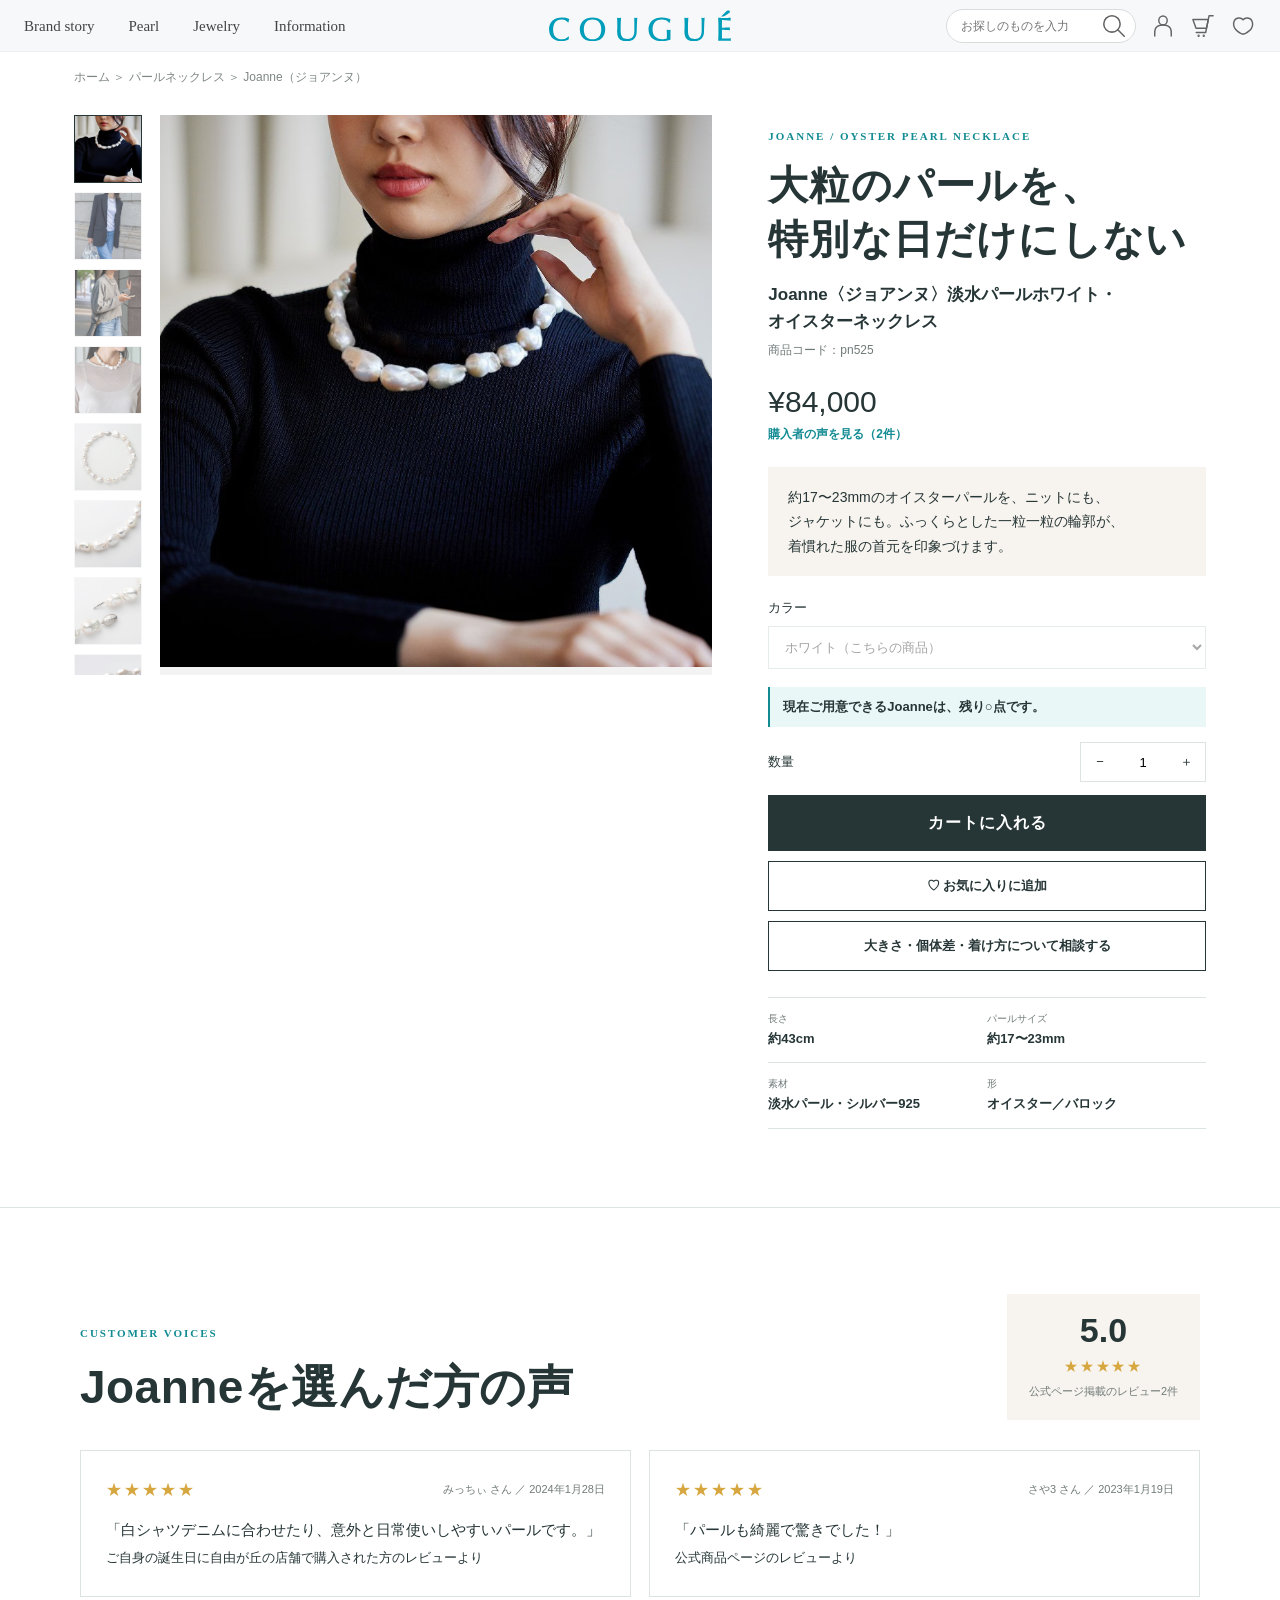
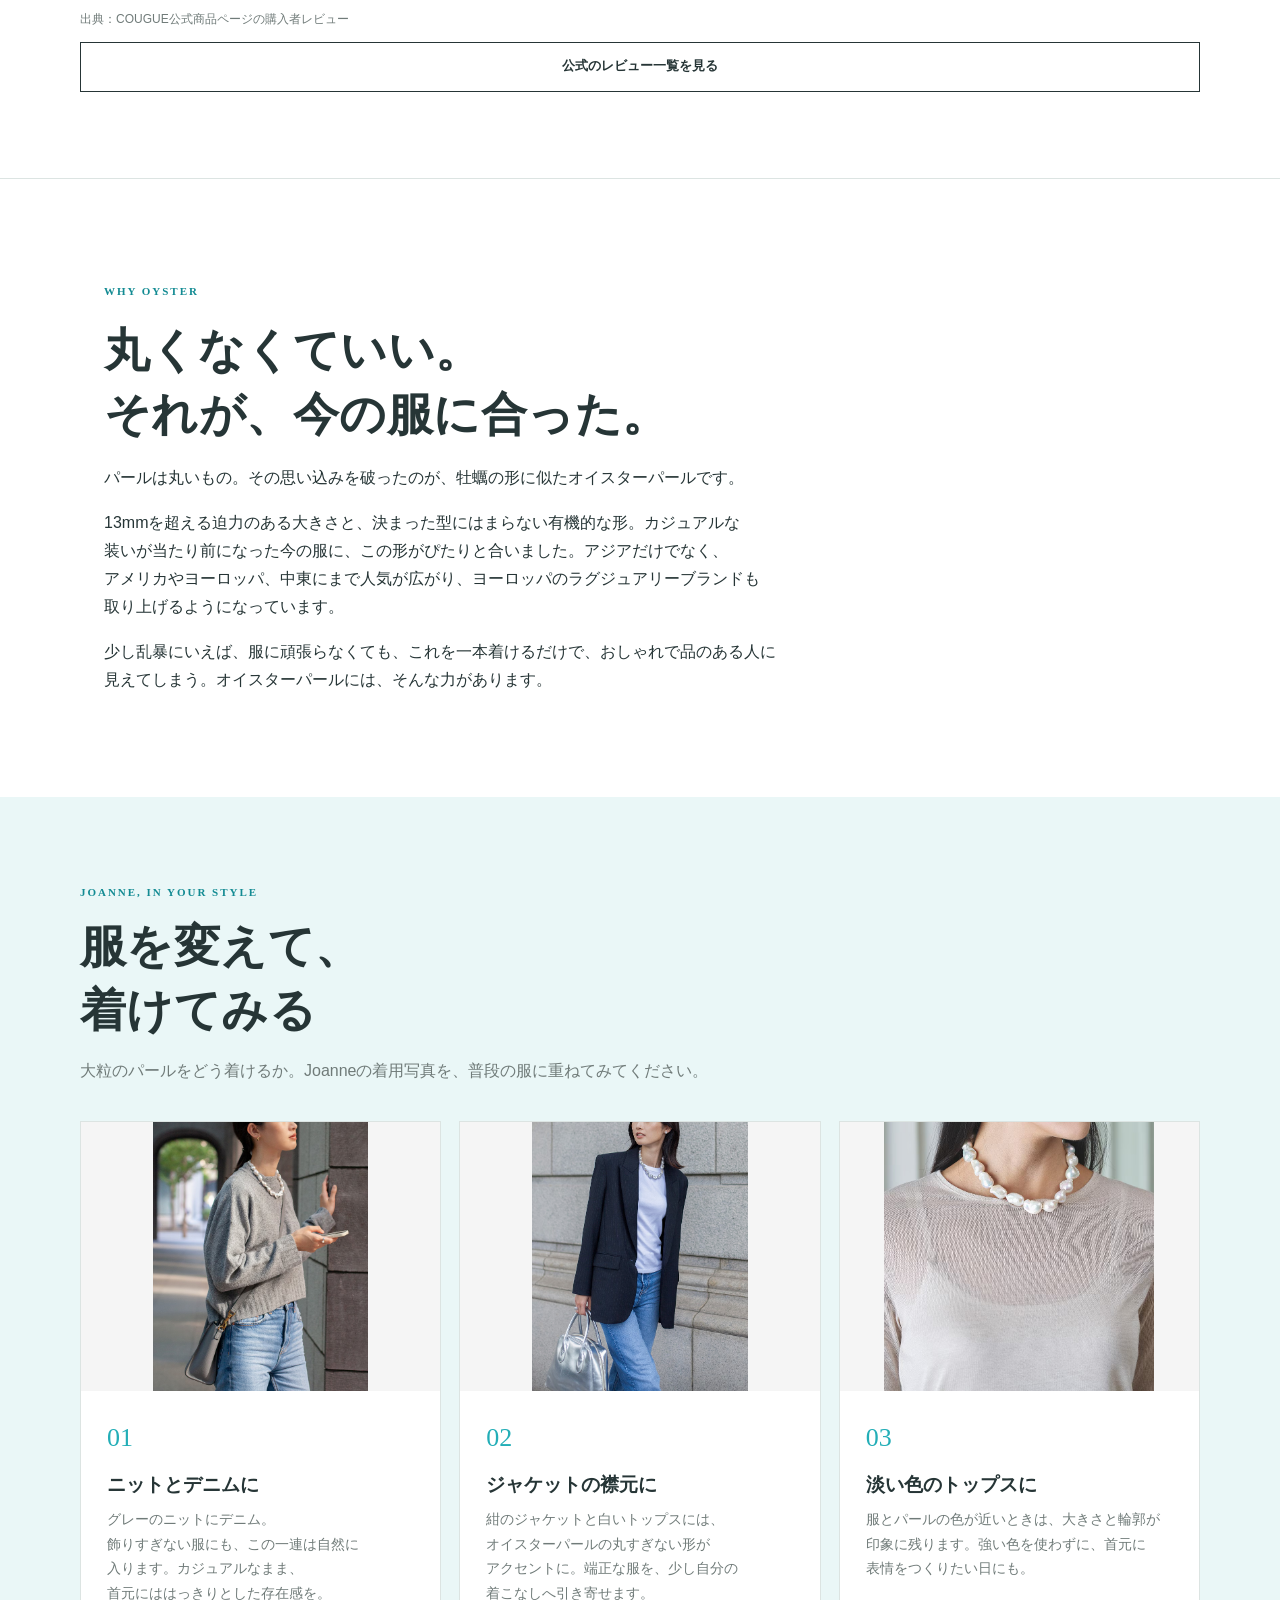
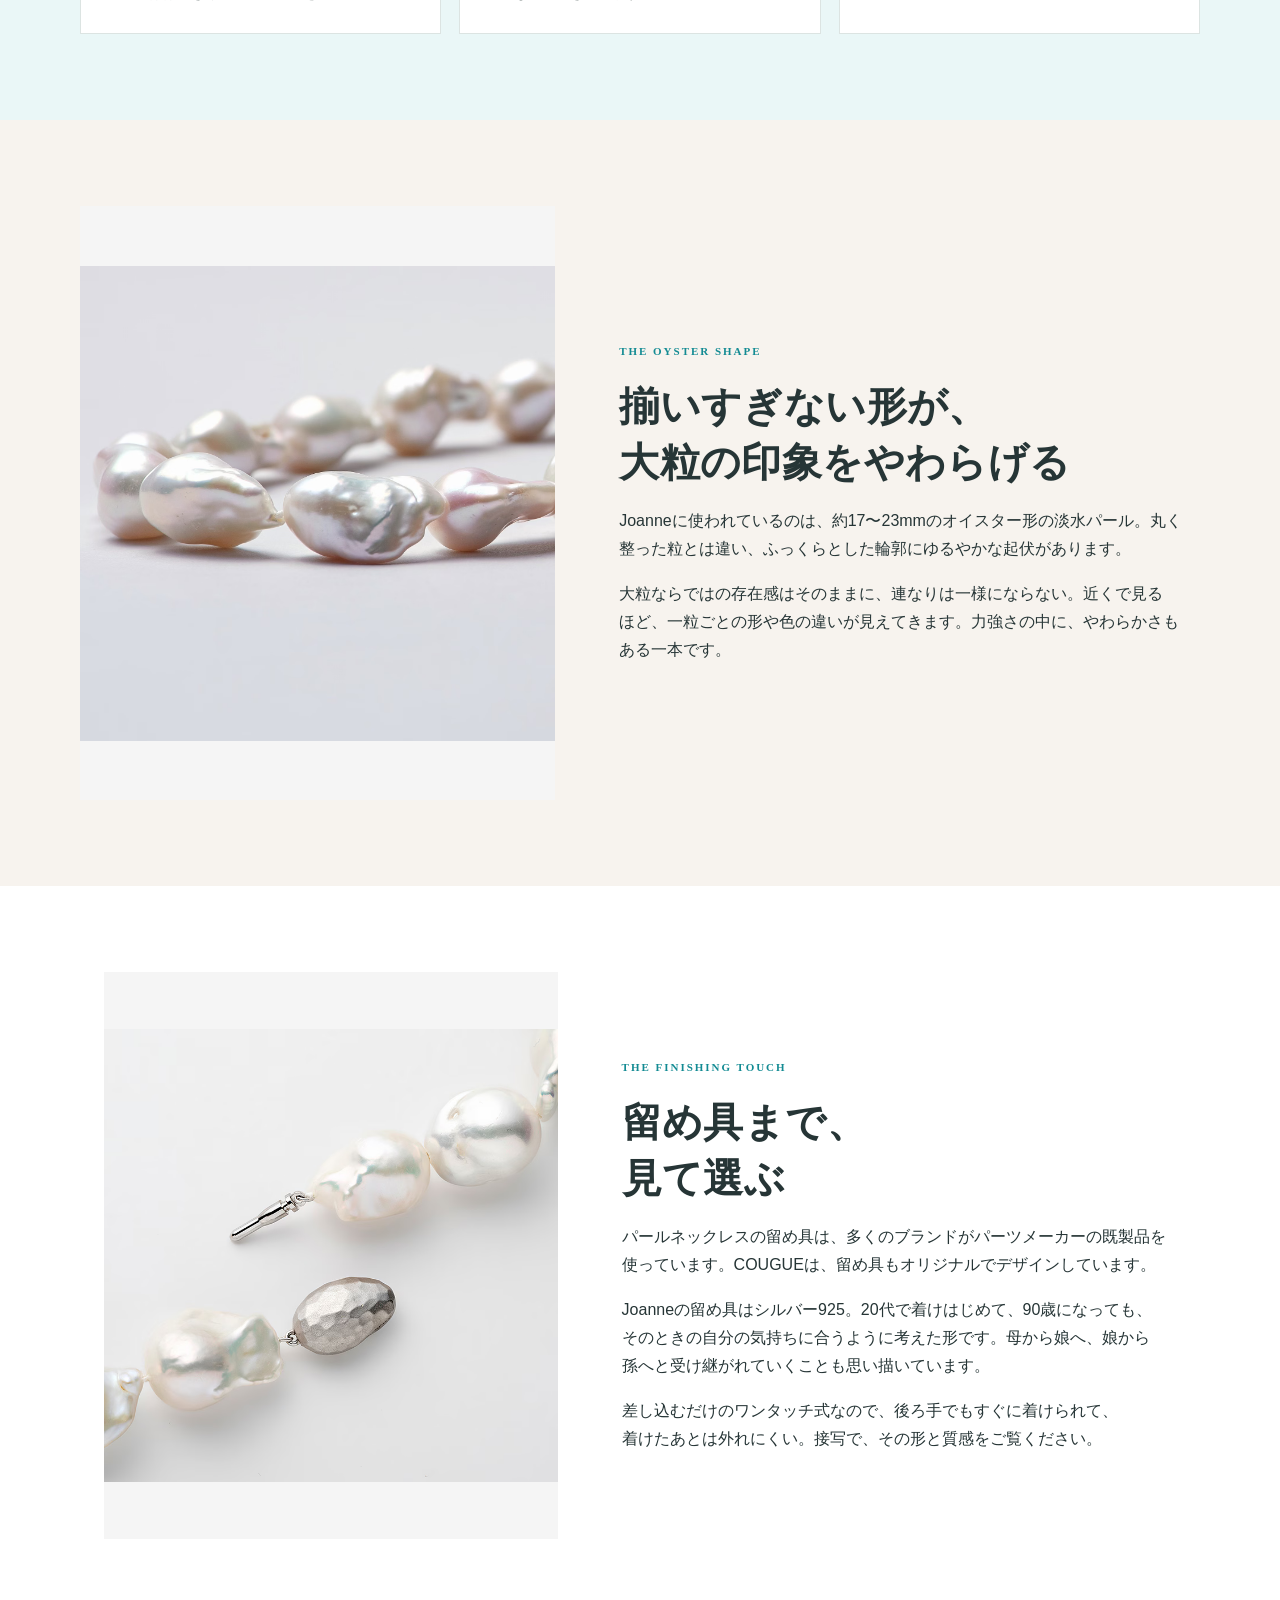
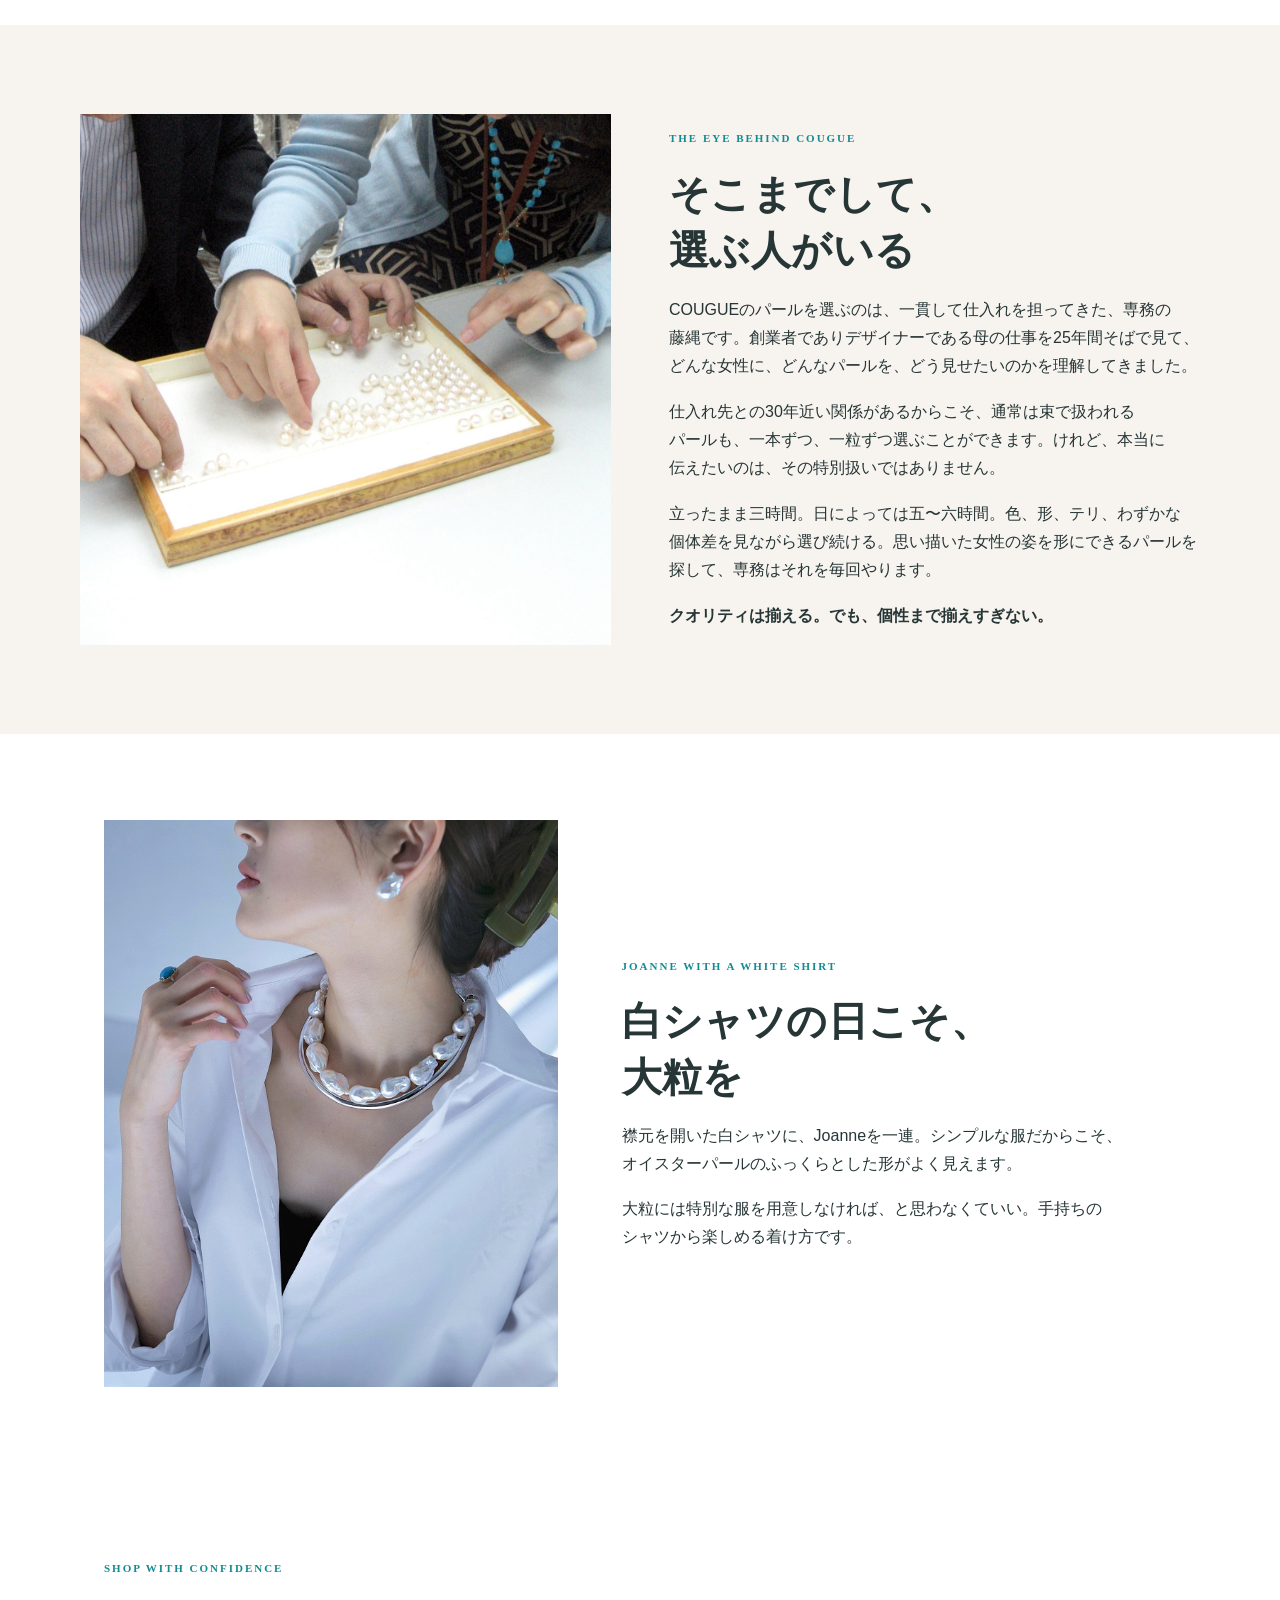
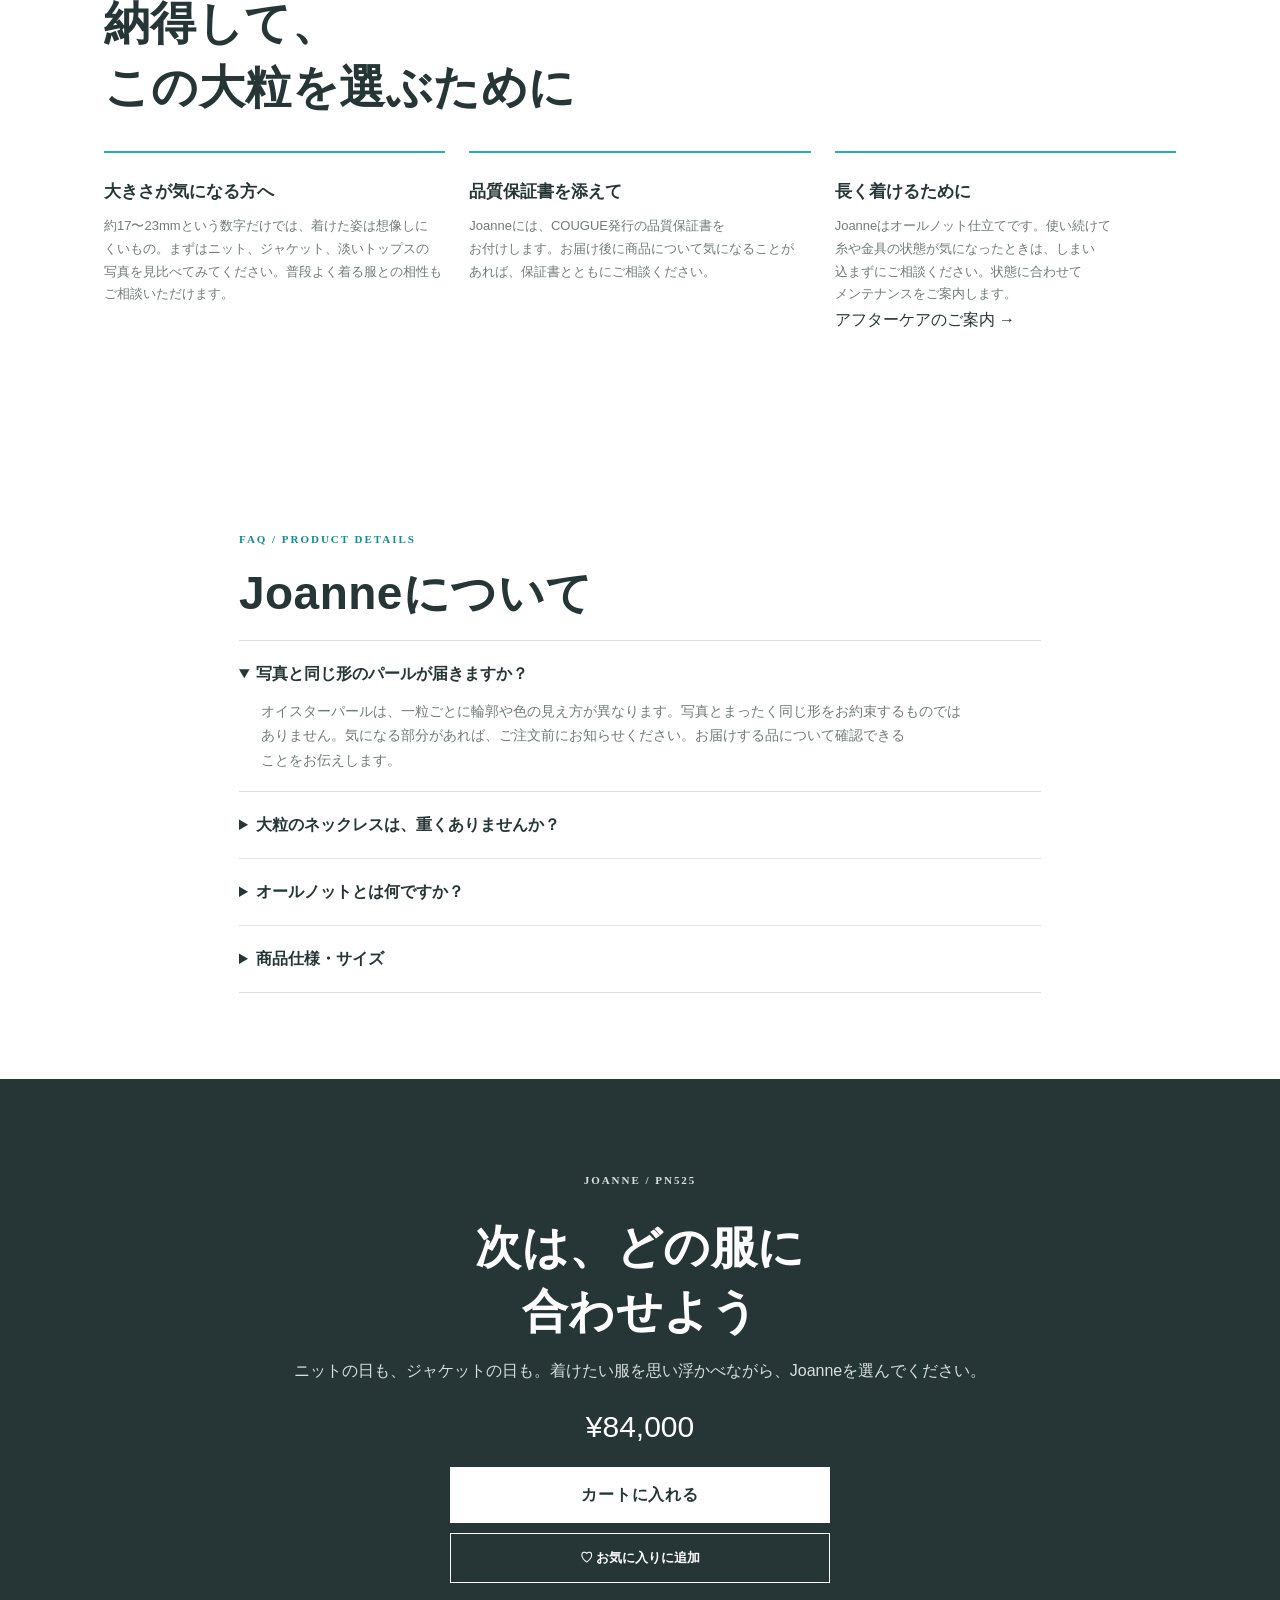
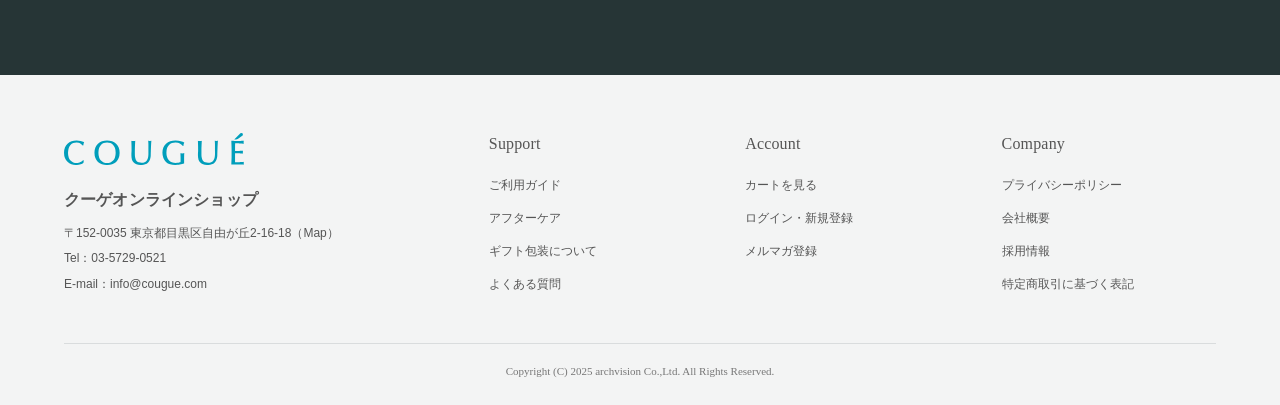
<file: joanne.html>
<!DOCTYPE html>

<html lang="ja">
<head><meta name="robots" content="noindex">
<meta charset="utf-8"/>
<meta content="width=device-width, initial-scale=1" name="viewport"/>
<title>Joanne ジョアンヌ｜COUGUE</title>
<meta content="大粒のパールを、特別な日だけにしない。Joanneをニットにもジャケットにも、白シャツとデニムにも。" name="description"/>
<style>
    :root {
      --ink:#263536;
      --muted:#707b79;
      --teal:#23aeb7;
      --teal-dark:#138b93;
      --pale:#eaf7f7;
      --sand:#f7f3ee;
      --line:#dce4e2;
      --white:#fff;
      --shadow:0 18px 48px rgba(38,53,54,.11);
    }
    * { box-sizing:border-box; }
    html { scroll-behavior:smooth; }
    body { margin:0; color:var(--ink); background:#fff; font-family:"Noto Sans JP","游ゴシック体","メイリオ",YuGothic,"游ゴシック Medium","Yu Gothic Medium","游ゴシック","Yu Gothic",sans-serif; line-height:1.75; }
    h1,h2,h3,summary { text-wrap:balance; word-break:auto-phrase; line-break:strict; }
    p,.summary,.benefits span,td { text-wrap:pretty; word-break:auto-phrase; line-break:strict; }
    .nowrap { white-space:nowrap; }
    a { color:inherit; text-decoration:none; }
    button { color:inherit; font:inherit; }
    img { display:block; width:100%; }
    .crumb { max-width:1180px; margin:auto; padding:15px 24px; color:#7e8785; font-size:12px; }
    .product-hero { max-width:1180px; margin:0 auto; padding:12px 24px 78px; display:grid; grid-template-columns:minmax(0,1.05fr) minmax(360px,.72fr); gap:56px; align-items:start; }
    .gallery { display:grid; grid-template-columns:72px minmax(0,1fr); gap:14px; position:sticky; top:86px; }
    .thumbs { display:flex; flex-direction:column; gap:9px; max-height:min(70vh,560px); overflow-y:auto; padding-right:4px; scrollbar-width:thin; }
    .thumb { padding:0; border:1px solid transparent; background:#f3f3f3; cursor:pointer; opacity:.72; }
    .thumb.active { border-color:var(--ink); opacity:1; }
    .thumb img { aspect-ratio:1/1; object-fit:cover; }
    .main-photo { position:relative; overflow:hidden; background:#f2f3f2; }
    .main-photo img { aspect-ratio:1/1; object-fit:cover; transition:opacity .18s ease; }
    .photo-label { display:none; }
    .purchase { padding-top:12px; }
    .eyebrow { margin:0 0 12px; color:var(--teal-dark); font-family:Roboto,Times,serif; font-size:11px; font-weight:700; letter-spacing:.18em; }
    h1,h2 { font-family:inherit; font-weight:600; letter-spacing:.01em; }
    h1 { margin:0; font-size:clamp(30px,3.2vw,40px); line-height:1.35; letter-spacing:.03em; }
    .product-name { margin:15px 0 0; font-size:17px; font-weight:700; line-height:1.6; }
    .product-code { margin:4px 0 0; color:var(--muted); font-size:12px; }
    .price-row { display:flex; align-items:baseline; gap:14px; margin:23px 0 4px; }
    .price { margin:0; font-family:inherit; font-size:30px; line-height:1.2; }
    .tax { color:var(--muted); font-size:11px; }
    .points { margin:0 0 22px; color:var(--teal-dark); font-size:12px; font-weight:700; }
    .benefits { display:grid; grid-template-columns:repeat(3,1fr); border:1px solid var(--line); margin:0 0 22px; }
    .benefits span { padding:12px 7px; text-align:center; font-size:11px; line-height:1.5; }
    .benefits span + span { border-left:1px solid var(--line); }
    .summary { margin:0 0 21px; padding:18px 20px; background:var(--sand); font-size:14px; }
    .quantity-line { display:flex; align-items:center; justify-content:space-between; margin:0 0 13px; font-size:13px; }
    .quantity { display:flex; align-items:center; border:1px solid var(--line); }
    .quantity button,.quantity input { width:38px; height:38px; display:grid; place-items:center; border:0; background:#fff; text-align:center; font:inherit; }
    .quantity input { width:48px; appearance:textfield; }
    .quantity input::-webkit-inner-spin-button,.quantity input::-webkit-outer-spin-button { appearance:none; margin:0; }
    .quantity button { cursor:pointer; }
    .cta { min-height:56px; display:flex; align-items:center; justify-content:center; width:100%; border:0; color:#fff; background:var(--ink); font-weight:700; letter-spacing:.06em; cursor:pointer; }
    .cta:hover { background:#142627; }
    .favorite-btn { min-height:50px; display:flex; align-items:center; justify-content:center; gap:9px; width:100%; margin-top:10px; border:1px solid var(--ink); color:var(--ink); background:#fff; font:inherit; font-size:13px; font-weight:700; cursor:pointer; }
    .favorite-btn:hover { background:#f6f3ed; }
    .favorite-btn .favorite-icon { font-size:20px; line-height:1; }
    .favorite-btn[aria-pressed="true"] .favorite-icon { color:var(--teal-dark); }
    .sub-cta { min-height:50px; display:flex; align-items:center; justify-content:center; width:100%; margin-top:10px; border:1px solid var(--ink); background:#fff; font-size:13px; font-weight:700; }
    .microcopy { margin:12px 0 0; color:var(--muted); text-align:center; font-size:11px; }
    .quick-spec { display:grid; grid-template-columns:1fr 1fr; gap:0; margin-top:26px; border-top:1px solid var(--line); }
    .quick-spec div { padding:12px 0; border-bottom:1px solid var(--line); }
    .quick-spec div:nth-child(odd) { padding-right:14px; }
    .quick-spec small { display:block; color:var(--muted); font-size:10px; }
    .quick-spec strong { display:block; font-size:13px; }
    .section { max-width:1120px; margin:auto; padding:86px 24px; }
    .wide { max-width:none; }
    .soft { background:var(--pale); }
    .sand { background:var(--sand); }
    .inner { max-width:1120px; margin:auto; }
    h2 { margin:0 0 14px; font-size:clamp(30px,4vw,46px); line-height:1.4; }
    .section-intro { max-width:720px; margin:0 0 36px; color:var(--muted); }
    .reason-grid { display:grid; grid-template-columns:repeat(3,1fr); gap:18px; }
    .reason { display:flex; flex-direction:column; overflow:hidden; background:#fff; border:1px solid var(--line); }
    .reason img { aspect-ratio:4/3; object-fit:cover; }
    .reason-copy { flex:1; padding:24px 26px 28px; }
    .reason-number { color:var(--teal); font-family:Roboto,Times,serif; font-size:26px; }
    .reason h3 { margin:10px 0 8px; font-size:19px; line-height:1.5; }
    .reason p { margin:0; color:var(--muted); font-size:14px; }
    .detail-split { display:grid; grid-template-columns:1fr 1fr; gap:58px; align-items:center; }
    .detail-split img { aspect-ratio:1/1; object-fit:cover; object-position:67% center; }
    .detail-copy h2,.story-copy h2 { font-size:clamp(30px,3.2vw,40px); }
    .detail-copy p { margin:18px 0; }
    .review-grid { display:grid; grid-template-columns:repeat(3,1fr); gap:18px; }
    .review { min-width:0; padding:25px; background:#fff; border:1px solid var(--line); }
    .stars { color:#d6a63f; letter-spacing:.12em; }
    .review p { margin:12px 0 0; font-family:inherit; font-size:15px; line-height:1.8; }
    .reviews-section { background:#fff; border-top:1px solid var(--line); border-bottom:1px solid var(--line); }
    .review-heading { display:flex; justify-content:space-between; align-items:end; gap:32px; margin-bottom:30px; }
    .review-heading h2 { margin-bottom:0; }
    .review-score { min-width:190px; padding:18px 22px; background:var(--sand); text-align:center; }
    .review-score strong { display:block; font-size:34px; line-height:1.1; }
    .review-score .stars { display:block; margin-top:5px; font-size:14px; }
    .review-score small { display:block; margin-top:4px; color:var(--muted); font-size:11px; }
    .review-head { display:flex; align-items:center; justify-content:space-between; gap:18px; }
    .review-meta { color:var(--muted); font-size:11px; white-space:nowrap; }
    .review-more { margin-top:18px; padding:0; border:0; }
    .review-more:last-child { border-bottom:0; }
    .review-more > summary { display:flex; align-items:center; justify-content:center; min-height:54px; padding:12px 20px; border:1px solid var(--ink); cursor:pointer; list-style:none; }
    .review-more > summary::-webkit-details-marker { display:none; }
    .review-more > summary::after { content:'＋'; margin-left:12px; font-weight:400; }
    .review-more[open] > summary::after { content:'−'; }
    .review-more .review-grid { margin-top:18px; }
    .story { display:grid; grid-template-columns:.9fr 1.1fr; gap:64px; align-items:center; }
    .story-image { aspect-ratio:4/5; object-fit:cover; }
    .story-copy p { margin:17px 0; }
    .trust { display:grid; grid-template-columns:repeat(3,1fr); gap:24px; margin-top:32px; }
    .story .trust { grid-template-columns:1fr; gap:8px; }
    .trust article { padding:24px 0; border-top:2px solid var(--teal); }
    .trust h3 { margin:0 0 8px; font-size:17px; }
    .trust p { margin:0; color:var(--muted); font-size:13px; }
    .faq { max-width:850px; }
    details { padding:19px 0; border-top:1px solid var(--line); }
    details:last-child { border-bottom:1px solid var(--line); }
    summary { cursor:pointer; font-weight:700; }
    details p { margin:11px 0 0 22px; color:var(--muted); font-size:14px; }
    .final { padding:92px 24px; color:#fff; background:var(--ink); text-align:center; }
    .final h2 { color:#fff; }
    .final p { margin:0 0 24px; color:#d9e1df; }
    .final .price { margin:0 0 22px; }
    .final .cta { max-width:380px; margin:auto; color:var(--ink); background:#fff; }
    .final .favorite-btn { max-width:380px; margin:10px auto 0; border-color:#fff; color:#fff; background:transparent; }
    .final .favorite-btn:hover { background:rgba(255,255,255,.08); }
    footer { padding:28px; color:#87918f; text-align:center; font-size:11px; }
    .sticky-buy { display:none; }
    @media (max-width:820px) {
      body { padding-bottom:70px; }
      .crumb { padding:10px 16px; }
      .product-hero { display:block; padding:0 0 54px; }
      .gallery { position:static; display:flex; flex-direction:column-reverse; gap:8px; }
      .thumbs { flex-direction:row; max-height:none; padding:0 12px 4px; overflow-x:auto; overflow-y:hidden; }
      .thumb { min-width:58px; }
      .main-photo img { aspect-ratio:1/1; }
      .photo-label { left:12px; bottom:12px; }
      .purchase { padding:28px 18px 0; }
      h1 { font-size:31px; }
      .product-name { font-size:15px; }
      .benefits span { padding:10px 4px; font-size:10px; }
      .section { padding:62px 18px; }
      h2 { font-size:30px; }
      .reason-grid,.review-grid,.trust { grid-template-columns:1fr; }
      .review-heading { align-items:start; flex-direction:column; }
      .review-score { width:100%; }
      .review-head { flex-wrap:wrap; }
      .review-meta { white-space:normal; }
      .reason-copy { padding:21px; }
      .detail-split,.story { grid-template-columns:1fr; gap:30px; }
      .detail-split .detail-copy { order:-1; }
      .story-image { aspect-ratio:4/3; object-position:center 24%; }
      .sticky-buy { position:fixed; left:0; right:0; bottom:0; z-index:30; display:grid; grid-template-columns:1fr 48px 1.4fr; gap:8px; align-items:center; min-height:68px; padding:8px 12px; background:#fff; box-shadow:0 -5px 20px rgba(38,53,54,.15); }
      .sticky-price { font-family:inherit; font-size:17px; }
      .sticky-buy .cta { min-height:49px; }
      .sticky-buy .favorite-btn { min-height:49px; margin:0; padding:0; }
      .sticky-buy .favorite-label { position:absolute; width:1px; height:1px; overflow:hidden; clip-path:inset(50%); white-space:nowrap; }
    }

    .quote-grid { display:grid; grid-template-columns:repeat(3,1fr); gap:18px; }
    .quote-grid blockquote { margin:0; padding:25px; background:#fff; border:1px solid var(--line); font-size:15px; line-height:1.85; }
    .hero-copy h1 { font-size:clamp(36px,4.2vw,56px); }
    @media (max-width: 760px) {
      .quote-grid { grid-template-columns:1fr; }
      .hero-copy h1 { font-size:34px; }
    }
  </style>
<link href="assets/cougue-shell.css" rel="stylesheet"/>
<meta content="noindex,nofollow" name="robots"/><style>
/* Layout classes above are unchanged from Sydney. Only content controls below are added. */
.reason img,.story-image{height:auto;max-width:100%}.story>*{min-width:0}
.cougue-drawer-search button{background-image:url('assets/shell-20260928/icon_search.svg')}
@media(min-width:761px) and (max-width:1024px){.cougue-footer-inner{grid-template-columns:1fr 1fr;gap:32px 24px}.cougue-footer-brand{grid-column:1/-1}}
.photo-pending{aspect-ratio:4/5;background:#eef0ee;border:1px dashed #a3afaa;display:grid;place-items:center;padding:28px;text-align:center;color:#5b6c65;line-height:1.8}.card-pending{aspect-ratio:4/3}.card-pending small{display:block;max-width:240px;margin:8px auto 0}.photo-pending small{font-size:12px;font-weight:400}.pending-note{font-size:12px;color:var(--muted)}
#zoom{border:0;padding:0;display:block;width:100%;cursor:zoom-in}.main-photo img{object-fit:contain}.reason img{object-fit:contain;background:#f5f5f5}.story-image{object-fit:contain;background:#f5f5f5}.reason img.layered-look{object-fit:cover;object-position:center 25%}.story-image.everyday-look{object-fit:cover;object-position:center}
.option-label{display:block;font-size:13px;margin-bottom:6px}#product-option{width:100%;padding:12px;border:1px solid var(--line);background:white;font:inherit;font-size:13px;margin-bottom:18px}.review-source,.related{font-size:12px;color:var(--muted)}
.review-grid:has(> :nth-child(2):last-child){grid-template-columns:repeat(2,minmax(0,1fr))}.review-head{flex-wrap:wrap}.measure{font-size:32px}.measure span{font-size:13px}.fine{font-size:12px;color:var(--muted)}
.specs div{display:grid;grid-template-columns:110px 1fr;gap:18px;padding:12px 0;border-bottom:1px solid var(--line);font-size:13px}.specs dd{margin:0}.related a{text-decoration:underline}
dialog{max-width:min(92vw,820px);max-height:90vh;border:0;padding:24px;color:var(--ink)}dialog::backdrop{background:#152220bb}dialog img{width:auto;max-width:100%;max-height:72vh;margin:auto}dialog button{display:block;margin:0 0 14px auto;cursor:pointer}#purchase-dialog{max-width:460px}#purchase-dialog h2{font-size:24px}button:focus-visible,a:focus-visible,summary:focus-visible{outline:3px solid var(--teal-dark);outline-offset:3px}
@media(max-width:820px){.photo-pending{aspect-ratio:4/3}.review-grid:has(> :nth-child(2):last-child){grid-template-columns:1fr}.thumb{width:58px;flex:none}.specs div{grid-template-columns:90px 1fr}.photo-pending{padding:20px}.measure{font-size:28px}}
@media(prefers-reduced-motion:reduce){html{scroll-behavior:auto}}
</style><style>.stock-note { margin:0 0 15px; padding:10px 13px; border-left:2px solid var(--teal-dark); background:var(--pale); color:var(--ink); font-size:13px; font-weight:700; line-height:1.55; } .oyster-copy { max-width:720px; } .oyster-copy p { margin:17px 0; } .oy-nb { white-space:nowrap; }</style>
</head>
<body>
<header class="cougue-site-header">
<button aria-controls="cougue-search-panel" aria-expanded="false" aria-label="商品を検索" class="cougue-search-toggle" data-cougue-search-toggle="" type="button"><img alt="" src="assets/shell-20260928/icon_search.svg"/></button>
<nav aria-label="メインナビゲーション" class="cougue-desktop-nav">
<div class="cougue-nav-item"><a class="cougue-nav-label" href="https://www.cougue.com/html/page9.html">Brand story</a><div class="cougue-nav-menu"><a href="https://www.cougue.com/html/page9.html">ブランドストーリー</a><a href="https://www.cougue.com/html/page2.html">自由が丘 本店</a><a href="https://www.cougue.com/html/page10.html">お客様の声</a><a href="https://www.cougue.com/html/page1.html">アフターケア</a><a href="https://www.cougue.com/html/page34.html">ギフトラッピング</a><a href="https://www.cougue.com/html/page6.html">よくあるご質問</a></div></div>
<div class="cougue-nav-item"><a class="cougue-nav-label" href="https://www.cougue.com/view/category/ct15">Pearl</a><div class="cougue-nav-menu"><a href="https://www.cougue.com/view/category/ct17">パールネックレス</a><a href="https://www.cougue.com/view/category/ct16">パールリング</a><a href="https://www.cougue.com/view/category/ct19">パールピアス・イヤリング</a><a href="https://www.cougue.com/view/category/ct81">バロックパール商品</a><a href="https://www.cougue.com/html/page28.html">パールへのこだわり</a></div></div>
<div class="cougue-nav-item"><a class="cougue-nav-label" href="https://www.cougue.com/view/category/ct137">Jewelry</a><div class="cougue-nav-menu"><a href="https://www.cougue.com/view/category/all_items">すべての商品</a><a href="https://www.cougue.com/view/category/ct202">OUTLET</a><a href="https://www.cougue.com/view/category/ct140">コレクション別で探す</a><a href="https://www.cougue.com/view/category/ct141">パールの色で探す</a><a href="https://www.cougue.com/view/category/ct142">パールネックレス長さで探す</a></div></div>
<div class="cougue-nav-item"><a class="cougue-nav-label" href="https://www.cougue.com/view/news/list">Information</a><div class="cougue-nav-menu"><a href="https://www.cougue.com/view/news/list">お知らせ</a><a href="https://www.cougue.com/view/guide">ご利用ガイド</a><a href="https://www.cougue.com/view/company">このショップについて</a><a href="https://www.instagram.com/cougue.jiyugaoka/" rel="noopener" target="_blank">Instagram</a></div></div>
</nav>
<a aria-label="COUGUEトップページ" class="cougue-logo" href="https://www.cougue.com/"><img alt="自由が丘クーゲ ジュエリーショップ" src="assets/shell-20260928/logo.svg"/></a>
<div class="cougue-header-actions"><form action="https://www.cougue.com/view/search" class="cougue-header-search-form" method="get" role="search"><input aria-label="商品検索" name="search_keyword" placeholder="お探しのものを入力" type="search"/><button aria-label="検索する" type="submit"><img alt="" src="assets/shell-20260928/icon_search.svg"/></button></form><a aria-label="マイページ" class="cougue-icon-link" href="https://www.cougue.com/view/member/mypage"><img alt="" src="assets/shell-20260928/icon_user.svg"/></a><a aria-label="カートを見る" class="cougue-icon-link" href="https://www.cougue.com/view/cart"><img alt="" src="assets/shell-20260928/icon_bag.svg"/></a><a aria-label="お気に入り" class="cougue-icon-link" href="https://www.cougue.com/view/member/favorite"><img alt="" src="assets/shell-20260928/icon_heart.svg"/></a><button aria-controls="cougue-drawer" aria-expanded="false" aria-label="メニューを開く" class="cougue-menu-toggle" data-cougue-menu-toggle="" type="button"><span></span><span></span><span></span></button></div>
</header>
<div aria-hidden="true" class="cougue-search-panel" data-cougue-search-panel="" id="cougue-search-panel"><form action="https://www.cougue.com/view/search" class="cougue-drawer-search" method="get" role="search"><input aria-label="商品検索" name="search_keyword" placeholder="お探しのものを入力してください" type="search"/><button aria-label="検索する" type="submit">⌕</button></form></div>
<div aria-hidden="true" class="cougue-drawer-overlay" data-cougue-drawer-overlay=""><aside aria-label="サイトメニュー" class="cougue-drawer" data-cougue-drawer="" id="cougue-drawer"><button aria-label="メニューを閉じる" class="cougue-drawer-close" data-cougue-drawer-close="" type="button">×</button><form action="https://www.cougue.com/view/search" class="cougue-drawer-search" method="get" role="search"><input aria-label="商品検索" name="search_keyword" placeholder="お探しのものを入力してください" type="search"/><button aria-label="検索する" type="submit">⌕</button></form><a class="cougue-drawer-primary" href="https://www.cougue.com/view/cart">カートを見る</a><a class="cougue-drawer-primary" href="https://www.cougue.com/view/member/login">ログイン</a><h2 class="cougue-drawer-section-title">アイテムカテゴリ</h2><details><summary>アイテム別</summary><div class="cougue-drawer-sub"><a href="https://www.cougue.com/view/category/ct250">ネックレス</a><a href="https://www.cougue.com/view/category/ct251">リング</a><a href="https://www.cougue.com/view/category/ct252">ピアス・イヤリング</a><a href="https://www.cougue.com/view/category/ct254">ブレスレット</a><a href="https://www.cougue.com/view/category/ct255">ペンダント</a></div></details><details><summary>新着アイテム</summary><div class="cougue-drawer-sub"><a href="https://www.cougue.com/view/category/ct5">新着商品一覧</a><a href="https://www.cougue.com/view/category/ct7">新着パール</a></div></details><details><summary>OUTLET</summary><div class="cougue-drawer-sub"><a href="https://www.cougue.com/view/category/ct202">OUTLET</a><a href="https://www.cougue.com/view/category/ct203">パール OUTLET</a></div></details><details><summary>パール</summary><div class="cougue-drawer-sub"><a href="https://www.cougue.com/view/category/ct15">パール</a><a href="https://www.cougue.com/view/category/ct17">パールネックレス</a><a href="https://www.cougue.com/view/category/ct16">パールリング</a><a href="https://www.cougue.com/view/category/ct19">パールピアス・イヤリング</a><a href="https://www.cougue.com/view/category/ct18">ネックレスセット</a><a href="https://www.cougue.com/view/category/ct88">ブレスレット</a></div></details><details><summary>バロックパール商品</summary><div class="cougue-drawer-sub"><a href="https://www.cougue.com/view/category/ct81">バロックパール商品</a><a href="https://www.cougue.com/view/category/ct227">バロックパールネックレス</a><a href="https://www.cougue.com/view/category/ct229">バロックパールピアス・イヤリング</a><a href="https://www.cougue.com/view/category/ct236">ケシパール</a><a href="https://www.cougue.com/view/category/ct246">オイスターパール</a></div></details><details><summary>商品を探す</summary><div class="cougue-drawer-sub"><a href="https://www.cougue.com/view/category/ct137">商品を探す</a><a href="https://www.cougue.com/view/category/ct140">コレクション別</a><a href="https://www.cougue.com/view/category/ct141">パールの色</a><a href="https://www.cougue.com/view/category/ct142">ネックレスの長さ</a></div></details><a class="cougue-drawer-direct" href="https://www.cougue.com/view/news/list">お知らせ</a><a class="cougue-drawer-direct" href="https://www.cougue.com/view/guide">ご利用ガイド</a><a class="cougue-drawer-direct" href="https://www.cougue.com/view/company">このショップについて</a><a class="cougue-drawer-direct" href="https://www.cougue.com/ssl/contact/">お問い合わせ</a></aside></div>
<div class="crumb">ホーム ＞ パールネックレス ＞ Joanne（ジョアンヌ）</div>
<main>
<section class="product-hero" data-slot="hero">
  <div class="gallery" aria-label="Joanneの商品画像"><div class="thumbs"><button class="thumb active" aria-pressed="true" type="button" data-src="assets/joanne-20261009/gallery-05.png" data-label="黒いタートルにJoanneを合わせた着用写真" aria-label="黒いタートルにJoanneを合わせた着用写真を表示"><img class="" src="assets/joanne-20261009/gallery-05.png" alt="黒いタートルにJoanneを合わせた着用写真" loading="lazy"/></button><button class="thumb" aria-pressed="false" type="button" data-src="assets/joanne-20261009/body-04.png" data-label="白いトップスとデニム、紺のジャケットにJoanneを合わせた着用写真" aria-label="白いトップスとデニム、紺のジャケットにJoanneを合わせた着用写真を表示"><img class="" src="assets/joanne-20261009/body-04.png" alt="白いトップスとデニム、紺のジャケットにJoanneを合わせた着用写真" loading="lazy"/></button><button class="thumb" aria-pressed="false" type="button" data-src="assets/joanne-20261009/body-02.png" data-label="グレーのニットとデニムにJoanneを合わせた着用写真" aria-label="グレーのニットとデニムにJoanneを合わせた着用写真を表示"><img class="" src="assets/joanne-20261009/body-02.png" alt="グレーのニットとデニムにJoanneを合わせた着用写真" loading="lazy"/></button><button class="thumb" aria-pressed="false" type="button" data-src="assets/joanne-20261009/gallery-10.png" data-label="淡い色のトップスにJoanneを合わせた着用写真" aria-label="淡い色のトップスにJoanneを合わせた着用写真を表示"><img class="" src="assets/joanne-20261009/gallery-10.png" alt="淡い色のトップスにJoanneを合わせた着用写真" loading="lazy"/></button><button class="thumb" aria-pressed="false" type="button" data-src="assets/joanne-20261009/gallery-01.png" data-label="Joanneのネックレス全体" aria-label="Joanneのネックレス全体を表示"><img class="" src="assets/joanne-20261009/gallery-01.png" alt="Joanneのネックレス全体" loading="lazy"/></button><button class="thumb" aria-pressed="false" type="button" data-src="assets/joanne-20261009/gallery-02.png" data-label="オイスターパールの連なり" aria-label="オイスターパールの連なりを表示"><img class="" src="assets/joanne-20261009/gallery-02.png" alt="オイスターパールの連なり" loading="lazy"/></button><button class="thumb" aria-pressed="false" type="button" data-src="assets/joanne-20261009/gallery-03.png" data-label="シルバーの留め具" aria-label="シルバーの留め具を表示"><img class="" src="assets/joanne-20261009/gallery-03.png" alt="シルバーの留め具" loading="lazy"/></button><button class="thumb" aria-pressed="false" type="button" data-src="assets/joanne-20261009/gallery-15.png" data-label="一粒ずつ異なるオイスターパールの接写" aria-label="一粒ずつ異なるオイスターパールの接写を表示"><img class="" src="assets/joanne-20261009/gallery-15.png" alt="一粒ずつ異なるオイスターパールの接写" loading="lazy"/></button><button class="thumb" aria-pressed="false" type="button" data-src="assets/joanne-20261009/gallery-04.png" data-label="黒いタートルにJoanneを合わせた正面の着用写真" aria-label="黒いタートルにJoanneを合わせた正面の着用写真を表示"><img class="" src="assets/joanne-20261009/gallery-04.png" alt="黒いタートルにJoanneを合わせた正面の着用写真" loading="lazy"/></button><button class="thumb" aria-pressed="false" type="button" data-src="assets/joanne-20261009/gallery-06.png" data-label="黒いタートルとJoanneの横からの着用写真" aria-label="黒いタートルとJoanneの横からの着用写真を表示"><img class="" src="assets/joanne-20261009/gallery-06.png" alt="黒いタートルとJoanneの横からの着用写真" loading="lazy"/></button><button class="thumb" aria-pressed="false" type="button" data-src="assets/joanne-20261009/gallery-11.png" data-label="黒いタートルとJoanneの別カット" aria-label="黒いタートルとJoanneの別カットを表示"><img class="" src="assets/joanne-20261009/gallery-11.png" alt="黒いタートルとJoanneの別カット" loading="lazy"/></button><button class="thumb" aria-pressed="false" type="button" data-src="assets/joanne-20261009/gallery-12.png" data-label="黒い服にJoanneを合わせた横顔" aria-label="黒い服にJoanneを合わせた横顔を表示"><img class="" src="assets/joanne-20261009/gallery-12.png" alt="黒い服にJoanneを合わせた横顔" loading="lazy"/></button><button class="thumb" aria-pressed="false" type="button" data-src="assets/joanne-20261009/gallery-13.png" data-label="黒い服にJoanneを合わせた首元" aria-label="黒い服にJoanneを合わせた首元を表示"><img class="" src="assets/joanne-20261009/gallery-13.png" alt="黒い服にJoanneを合わせた首元" loading="lazy"/></button><button class="thumb" aria-pressed="false" type="button" data-src="assets/joanne-20261009/gallery-14.png" data-label="黒い服にJoanneを合わせた横からの着用写真" aria-label="黒い服にJoanneを合わせた横からの着用写真を表示"><img class="" src="assets/joanne-20261009/gallery-14.png" alt="黒い服にJoanneを合わせた横からの着用写真" loading="lazy"/></button><button class="thumb" aria-pressed="false" type="button" data-src="assets/joanne-20261009/gallery-16.png" data-label="淡いトップスにJoanneを合わせた正面の着用写真" aria-label="淡いトップスにJoanneを合わせた正面の着用写真を表示"><img class="" src="assets/joanne-20261009/gallery-16.png" alt="淡いトップスにJoanneを合わせた正面の着用写真" loading="lazy"/></button><button class="thumb" aria-pressed="false" type="button" data-src="assets/joanne-20261009/gallery-17.png" data-label="淡いトップスにJoanneを合わせた首元" aria-label="淡いトップスにJoanneを合わせた首元を表示"><img class="" src="assets/joanne-20261009/gallery-17.png" alt="淡いトップスにJoanneを合わせた首元" loading="lazy"/></button><button class="thumb" aria-pressed="false" type="button" data-src="assets/joanne-20261009/gallery-18.png" data-label="オイスターパールと肌の接写" aria-label="オイスターパールと肌の接写を表示"><img class="" src="assets/joanne-20261009/gallery-18.png" alt="オイスターパールと肌の接写" loading="lazy"/></button><button class="thumb" aria-pressed="false" type="button" data-src="assets/joanne-20261009/gallery-19.png" data-label="淡いトップスにJoanneを合わせた横顔" aria-label="淡いトップスにJoanneを合わせた横顔を表示"><img class="" src="assets/joanne-20261009/gallery-19.png" alt="淡いトップスにJoanneを合わせた横顔" loading="lazy"/></button><button class="thumb" aria-pressed="false" type="button" data-src="assets/joanne-20261009/body-03.png" data-label="グレーのニットにJoanneを合わせた首元" aria-label="グレーのニットにJoanneを合わせた首元を表示"><img class="" src="assets/joanne-20261009/body-03.png" alt="グレーのニットにJoanneを合わせた首元" loading="lazy"/></button><button class="thumb" aria-pressed="false" type="button" data-src="assets/joanne-20261009/body-06.png" data-label="オイスターパールの形と光沢の接写" aria-label="オイスターパールの形と光沢の接写を表示"><img class="" src="assets/joanne-20261009/body-06.png" alt="オイスターパールの形と光沢の接写" loading="lazy"/></button></div><div class="main-photo"><button id="zoom" type="button" aria-label="商品画像を拡大"><img id="mainImage" src="assets/joanne-20261009/gallery-05.png" alt="黒いタートルにJoanneを合わせた着用写真"/></button><span class="photo-label" id="photoLabel">黒いタートルにJoanneを合わせた着用写真</span></div></div>
  <div class="purchase"><p class="eyebrow">JOANNE / OYSTER PEARL NECKLACE</p><h1 id="page-title">大粒のパールを、<br/>特別な日だけにしない</h1><p class="product-name">Joanne〈ジョアンヌ〉<span>淡水パールホワイト・オイスターネックレス</span></p><p class="product-code">商品コード：pn525</p><div class="price-row"><p class="price">¥84,000</p></div><p class="points"><a href="#reviews">購入者の声を見る（2件）</a></p><div class="summary">約17〜23mmのオイスターパールを、ニットにも、ジャケットにも。ふっくらとした一粒一粒の輪郭が、着慣れた服の首元を印象づけます。</div><label class="option-label" for="product-option">カラー</label><select id="product-option" disabled><option>ホワイト（こちらの商品）</option></select><p class="stock-note">現在ご用意できるJoanneは、残り○点です。</p><div class="quantity-line"><label for="quantity">数量</label><div class="quantity"><button id="minus" type="button" aria-label="数量を減らす">−</button><input id="quantity" type="number" value="1" min="1" max="99" aria-label="数量"/><button id="plus" type="button" aria-label="数量を増やす">＋</button></div></div><button class="cta" id="cart" type="button">カートに入れる</button><button class="favorite-btn" id="favorite" type="button" aria-pressed="false">♡ お気に入りに追加</button><a class="sub-cta" href="https://www.cougue.com/ssl/contact/">大きさ・個体差・着け方について相談する</a><div class="quick-spec"><div><small>長さ</small><strong>約43cm</strong></div><div><small>パールサイズ</small><strong>約17〜23mm</strong></div><div><small>素材</small><strong>淡水パール・シルバー925</strong></div><div><small>形</small><strong>オイスター／バロック</strong></div></div></div>
</section>
<section class="section wide reviews-section" data-slot="reviews" id="reviews"><div class="inner"><div class="review-heading"><div><p class="eyebrow">CUSTOMER VOICES</p><h2>Joanneを選んだ方の声</h2></div><div class="review-score"><strong>5.0</strong><span class="stars">★★★★★</span><small>公式ページ掲載のレビュー2件</small></div></div><div class="review-grid"><article class="review"><div class="review-head"><div class="stars" aria-label="評価5点中5点">★★★★★</div><span class="review-meta">みっちぃ さん ／ 2024年1月28日</span></div><p>「白シャツデニムに合わせたり、意外と日常使いしやすいパールです。」</p><small>ご自身の誕生日に自由が丘の店舗で購入された方のレビューより</small></article><article class="review"><div class="review-head"><div class="stars" aria-label="評価5点中5点">★★★★★</div><span class="review-meta">さや3 さん ／ 2023年1月19日</span></div><p>「パールも綺麗で驚きでした！」</p><small>公式商品ページのレビューより</small></article></div><p class="review-source">出典：COUGUE公式商品ページの購入者レビュー</p><a class="sub-cta" href="https://www.cougue.com/view/review/000000001581">公式のレビュー一覧を見る</a></div></section>
<section class="section" data-slot="oyster"><div class="oyster-copy"><p class="eyebrow">WHY OYSTER</p><h2>丸くなくていい。<br/>それが、<span class="oy-nb">今の服に合った。</span></h2><p>パールは丸いもの。その思い込みを破ったのが、牡蠣の形に似たオイスターパールです。</p><p>13mmを超える迫力のある大きさと、決まった型にはまらない有機的な形。カジュアルな装いが当たり前になった今の服に、この形がぴたりと合いました。アジアだけでなく、アメリカやヨーロッパ、中東にまで人気が広がり、ヨーロッパのラグジュアリーブランドも取り上げるようになっています。</p><p>少し乱暴にいえば、服に頑張らなくても、これを一本着けるだけで、おしゃれで品のある人に見えてしまう。オイスターパールには、そんな力があります。</p></div></section> <section class="section wide soft" data-slot="reasons" id="looks"><div class="inner"><p class="eyebrow">JOANNE, IN YOUR STYLE</p><h2>服を変えて、<br/>着けてみる</h2><p class="section-intro">大粒のパールをどう着けるか。Joanneの着用写真を、普段の服に重ねてみてください。</p><div class="reason-grid"><article class="reason"><img class="" src="assets/joanne-20261009/body-02.png" alt="グレーのニットとデニムにJoanneを合わせた着用写真" loading="lazy"/><div class="reason-copy"><span class="reason-number">01</span><h3>ニットとデニムに</h3><p>グレーのニットにデニム。飾りすぎない服にも、この一連は自然に入ります。カジュアルなまま、首元にははっきりとした存在感を。</p></div></article><article class="reason"><img class="" src="assets/joanne-20261009/body-04.png" alt="白いトップスとデニム、紺のジャケットにJoanneを合わせた着用写真" loading="lazy"/><div class="reason-copy"><span class="reason-number">02</span><h3>ジャケットの襟元に</h3><p>紺のジャケットと白いトップスには、オイスターパールの丸すぎない形がアクセントに。端正な服を、少し自分の着こなしへ引き寄せます。</p></div></article><article class="reason"><img class="" src="assets/joanne-20261009/gallery-10.png" alt="淡い色のトップスにJoanneを合わせた着用写真" loading="lazy"/><div class="reason-copy"><span class="reason-number">03</span><h3>淡い色のトップスに</h3><p>服とパールの色が近いときは、大きさと輪郭が印象に残ります。強い色を使わずに、首元に表情をつくりたい日にも。</p></div></article></div></div></section>
<section class="section wide sand" data-slot="design"><div class="inner story"><img class="story-image" src="assets/joanne-20261009/gallery-15.png" alt="Joanneのオイスターパールの形が分かる接写" loading="lazy"/><div class="story-copy"><p class="eyebrow">THE OYSTER SHAPE</p><h2>揃いすぎない形が、<br/>大粒の印象をやわらげる</h2><p>Joanneに使われているのは、約17〜23mmのオイスター形の淡水パール。丸く整った粒とは違い、ふっくらとした輪郭にゆるやかな起伏があります。</p><p>大粒ならではの存在感はそのままに、連なりは一様にならない。近くで見るほど、一粒ごとの形や色の違いが見えてきます。力強さの中に、やわらかさもある一本です。</p></div></div></section>
<section class="section" data-slot="hardware"><div class="inner story"><img class="story-image" src="assets/joanne-20261009/gallery-03.png" alt="Joanneのシルバーの留め具を開いた写真" loading="lazy"/><div class="story-copy"><p class="eyebrow">THE FINISHING TOUCH</p><h2>留め具まで、<br/>見て選ぶ</h2><p>パールネックレスの留め具は、多くのブランドがパーツメーカーの既製品を使っています。COUGUEは、留め具もオリジナルでデザインしています。</p><p>Joanneの留め具はシルバー925。20代で着けはじめて、90歳になっても、そのときの自分の気持ちに合うように考えた形です。母から娘へ、娘から孫へと受け継がれていくことも思い描いています。</p><p>差し込むだけのワンタッチ式なので、後ろ手でもすぐに着けられて、着けたあとは外れにくい。接写で、その形と質感をご覧ください。</p></div></div></section>
<section class="section wide sand" data-slot="selection"><div class="inner detail-split"><img src="assets/sydney/pearl-selection-2-bright-v1.jpg" alt="COUGUEのパールを選定する様子" loading="lazy"/><div class="detail-copy"><p class="eyebrow">THE EYE BEHIND COUGUE</p><h2>そこまでして、<br/>選ぶ人がいる</h2><p>COUGUEのパールを選ぶのは、一貫して仕入れを担ってきた、専務の藤縄です。創業者でありデザイナーである母の仕事を25年間そばで見て、どんな女性に、どんなパールを、どう見せたいのかを理解してきました。</p><p>仕入れ先との30年近い関係があるからこそ、通常は束で扱われるパールも、一本ずつ、一粒ずつ選ぶことができます。けれど、本当に伝えたいのは、その特別扱いではありません。</p><p>立ったまま三時間。日によっては五〜六時間。色、形、テリ、わずかな個体差を見ながら選び続ける。思い描いた女性の姿を形にできるパールを探して、専務はそれを毎回やります。</p><p><strong>クオリティは揃える。でも、個性まで揃えすぎない。</strong></p></div></div></section>
<section class="section" data-slot="lasting-value"><div class="inner story"><img class="story-image" src="assets/joanne-20261009/body-05.png" alt="白いシャツにJoanneを合わせた着用写真" loading="lazy"/><div class="story-copy"><p class="eyebrow">JOANNE WITH A WHITE SHIRT</p><h2>白シャツの日こそ、<br/>大粒を</h2><p>襟元を開いた白シャツに、Joanneを一連。シンプルな服だからこそ、オイスターパールのふっくらとした形がよく見えます。</p><p>大粒には特別な服を用意しなければ、と思わなくていい。手持ちのシャツから楽しめる着け方です。</p></div></div></section>
<section class="section" data-slot="support"><p class="eyebrow">SHOP WITH CONFIDENCE</p><h2>納得して、<br/>この大粒を選ぶために</h2><div class="trust"><article><h3>大きさが気になる方へ</h3><p>約17〜23mmという数字だけでは、着けた姿は想像しにくいもの。まずはニット、ジャケット、淡いトップスの写真を見比べてみてください。普段よく着る服との相性もご相談いただけます。</p></article><article><h3>品質保証書を添えて</h3><p>Joanneには、COUGUE発行の品質保証書をお付けします。お届け後に商品について気になることがあれば、保証書とともにご相談ください。</p></article><article><h3>長く着けるために</h3><p>Joanneはオールノット仕立てです。使い続けて糸や金具の状態が気になったときは、しまい込まずにご相談ください。状態に合わせてメンテナンスをご案内します。</p><a href="https://www.cougue.com/html/page1.html">アフターケアのご案内 →</a></article></div></section>
<section class="section faq" data-slot="faq"><p class="eyebrow">FAQ / PRODUCT DETAILS</p><h2>Joanneについて</h2><details open><summary>写真と同じ形のパールが届きますか？</summary><p>オイスターパールは、一粒ごとに輪郭や色の見え方が異なります。写真とまったく同じ形をお約束するものではありません。気になる部分があれば、ご注文前にお知らせください。お届けする品について確認できることをお伝えします。</p></details><details><summary>大粒のネックレスは、重くありませんか？</summary><p>約17〜23mmの大粒なので、重さはあります。けれど、その重みで首元にしっかり納まり、浮いたり揺れたりしないため、着けてみるとかえって重さを感じにくいものです。一年のうち200日ほど大粒のパールを着けている、代表の藤縄が実感していることです。</p></details><details><summary>オールノットとは何ですか？</summary><p>珠と珠の間に一つずつ結び目を入れる仕立てです。珠同士が直接こすれにくく、糸が切れた場合にパールが一度に散らばりにくい方法です。</p></details><details><summary>商品仕様・サイズ</summary><dl class="specs"><div><dt>商品名</dt><dd>Joanne〈ジョアンヌ〉</dd></div><div><dt>商品コード</dt><dd>pn525</dd></div><div><dt>素材</dt><dd>淡水パール・シルバー925</dd></div><div><dt>カラー</dt><dd>ホワイト</dd></div><div><dt>形</dt><dd>オイスターシェイプ／バロック</dd></div><div><dt>長さ</dt><dd>約43cm</dd></div><div><dt>パールサイズ</dt><dd>約17〜23mm</dd></div><div><dt>金具</dt><dd>COUGUEオリジナルワンタッチクラスプ（シルバー925）</dd></div><div><dt>仕立て</dt><dd>オールノット</dd></div><div><dt>品質表記</dt><dd>AAA＋（COUGUE公式表記）</dd></div></dl></details></section>
<section class="final" data-slot="final"><p class="eyebrow">JOANNE / PN525</p><h2>次は、どの服に<br/>合わせよう</h2><p>ニットの日も、ジャケットの日も。着けたい服を思い浮かべながら、Joanneを選んでください。</p><div class="price">¥84,000</div><button class="cta cart-btn" data-cart type="button">カートに入れる</button><button class="favorite-btn" data-favorite type="button" aria-pressed="false">♡ お気に入りに追加</button></section>
</main>
<footer class="cougue-footer"><div class="cougue-footer-inner"><div class="cougue-footer-brand"><a href="https://www.cougue.com/"><img alt="クーゲオンラインショップ" src="assets/shell-20260928/logo.svg"/></a><h2>クーゲオンラインショップ</h2><p>〒152-0035 東京都目黒区自由が丘2-16-18（<a href="https://www.google.com/maps/place/%E8%87%AA%E7%94%B1%E3%81%8C%E4%B8%98+%E3%82%AF%E3%83%BC%E3%82%B2/" rel="noopener" target="_blank">Map</a>）</p><p>Tel：03-5729-0521</p><p>E-mail：info@cougue.com</p></div><nav aria-label="サポート" class="cougue-footer-nav"><h2>Support</h2><a href="https://www.cougue.com/view/guide">ご利用ガイド</a><a href="https://www.cougue.com/html/page1.html">アフターケア</a><a href="https://www.cougue.com/html/page34.html">ギフト包装について</a><a href="https://www.cougue.com/html/page6.html">よくある質問</a></nav><nav aria-label="アカウント" class="cougue-footer-nav"><h2>Account</h2><a href="https://www.cougue.com/view/cart">カートを見る</a><a href="https://www.cougue.com/view/member/login">ログイン・新規登録</a><a href="https://www.cougue.com/ssl/popup_mailmagazine.html?db=kokifujinawa">メルマガ登録</a></nav><nav aria-label="会社情報" class="cougue-footer-nav"><h2>Company</h2><a href="https://www.cougue.com/html/page7.html">プライバシーポリシー</a><a href="https://www.cougue.com/view/company">会社概要</a><a href="https://www.cougue.com/html/page18.html">採用情報</a><a href="https://www.cougue.com/html/ordercontract.html">特定商取引に基づく表記</a></nav></div><div class="cougue-footer-copy">Copyright (C) 2025 archvision Co.,Ltd. All Rights Reserved.</div></footer>
<div class="sticky-buy"><span class="sticky-price">¥84,000</span><button aria-label="お気に入りに追加" aria-pressed="false" class="favorite-btn" data-favorite="" type="button">♡</button><button class="cta cart-btn" data-cart="" type="button">カートに入れる</button></div>
<script src="assets/cougue-shell.js"></script>

<dialog aria-label="商品画像の拡大" id="image-dialog"><button id="close-dialog" type="button">閉じる ×</button><img alt="" id="zoom-image"/></dialog><dialog aria-labelledby="purchase-dialog-title" id="purchase-dialog"><button id="purchase-close" type="button">閉じる ×</button><h2 id="purchase-dialog-title">購入は公式ページで</h2><p>こちらは確認用モックです。カートへの追加は行っていません。数量は、公式ページで改めてお選びください。</p><a class="cta" href="https://www.cougue.com/view/item/000000001581">公式商品ページへ進む</a></dialog><script>
const mainImage=document.getElementById('mainImage');
document.querySelectorAll('.thumb').forEach(b=>b.onclick=()=>{mainImage.src=b.dataset.src;mainImage.alt=b.querySelector('img').alt;document.getElementById('photoLabel').textContent=b.dataset.label;document.querySelectorAll('.thumb').forEach(x=>{x.classList.toggle('active',x===b);x.setAttribute('aria-pressed',String(x===b))})});
const zoomDialog=document.getElementById('image-dialog');document.getElementById('zoom').onclick=()=>{const im=document.getElementById('zoom-image');im.src=mainImage.src;im.alt=mainImage.alt;zoomDialog.showModal()};document.getElementById('close-dialog').onclick=()=>zoomDialog.close();
const q=document.getElementById('quantity');function clamp(){q.value=Math.max(1,Math.min(99,parseInt(q.value)||1))}document.getElementById('minus').onclick=()=>{clamp();q.value=Math.max(1,+q.value-1)};document.getElementById('plus').onclick=()=>{clamp();q.value=Math.min(99,+q.value+1)};q.onchange=clamp;
document.querySelectorAll('#favorite,[data-favorite]').forEach(b=>b.onclick=()=>{const on=b.getAttribute('aria-pressed')!=='true';document.querySelectorAll('#favorite,[data-favorite]').forEach(x=>{x.setAttribute('aria-pressed',String(on));x.textContent=x.closest('.sticky-buy')?(on?'♥':'♡'):(on?'♥ お気に入りに追加済み':'♡ お気に入りに追加');x.setAttribute('aria-label',on?'お気に入りに追加済み':'お気に入りに追加');x.title='モック内の表示確認です。公式サイトには保存されません。'})});
const pd=document.getElementById('purchase-dialog');document.querySelectorAll('#cart,[data-cart]').forEach(b=>b.onclick=()=>pd.showModal());document.getElementById('purchase-close').onclick=()=>pd.close();
</script></body>
</html>
</file>
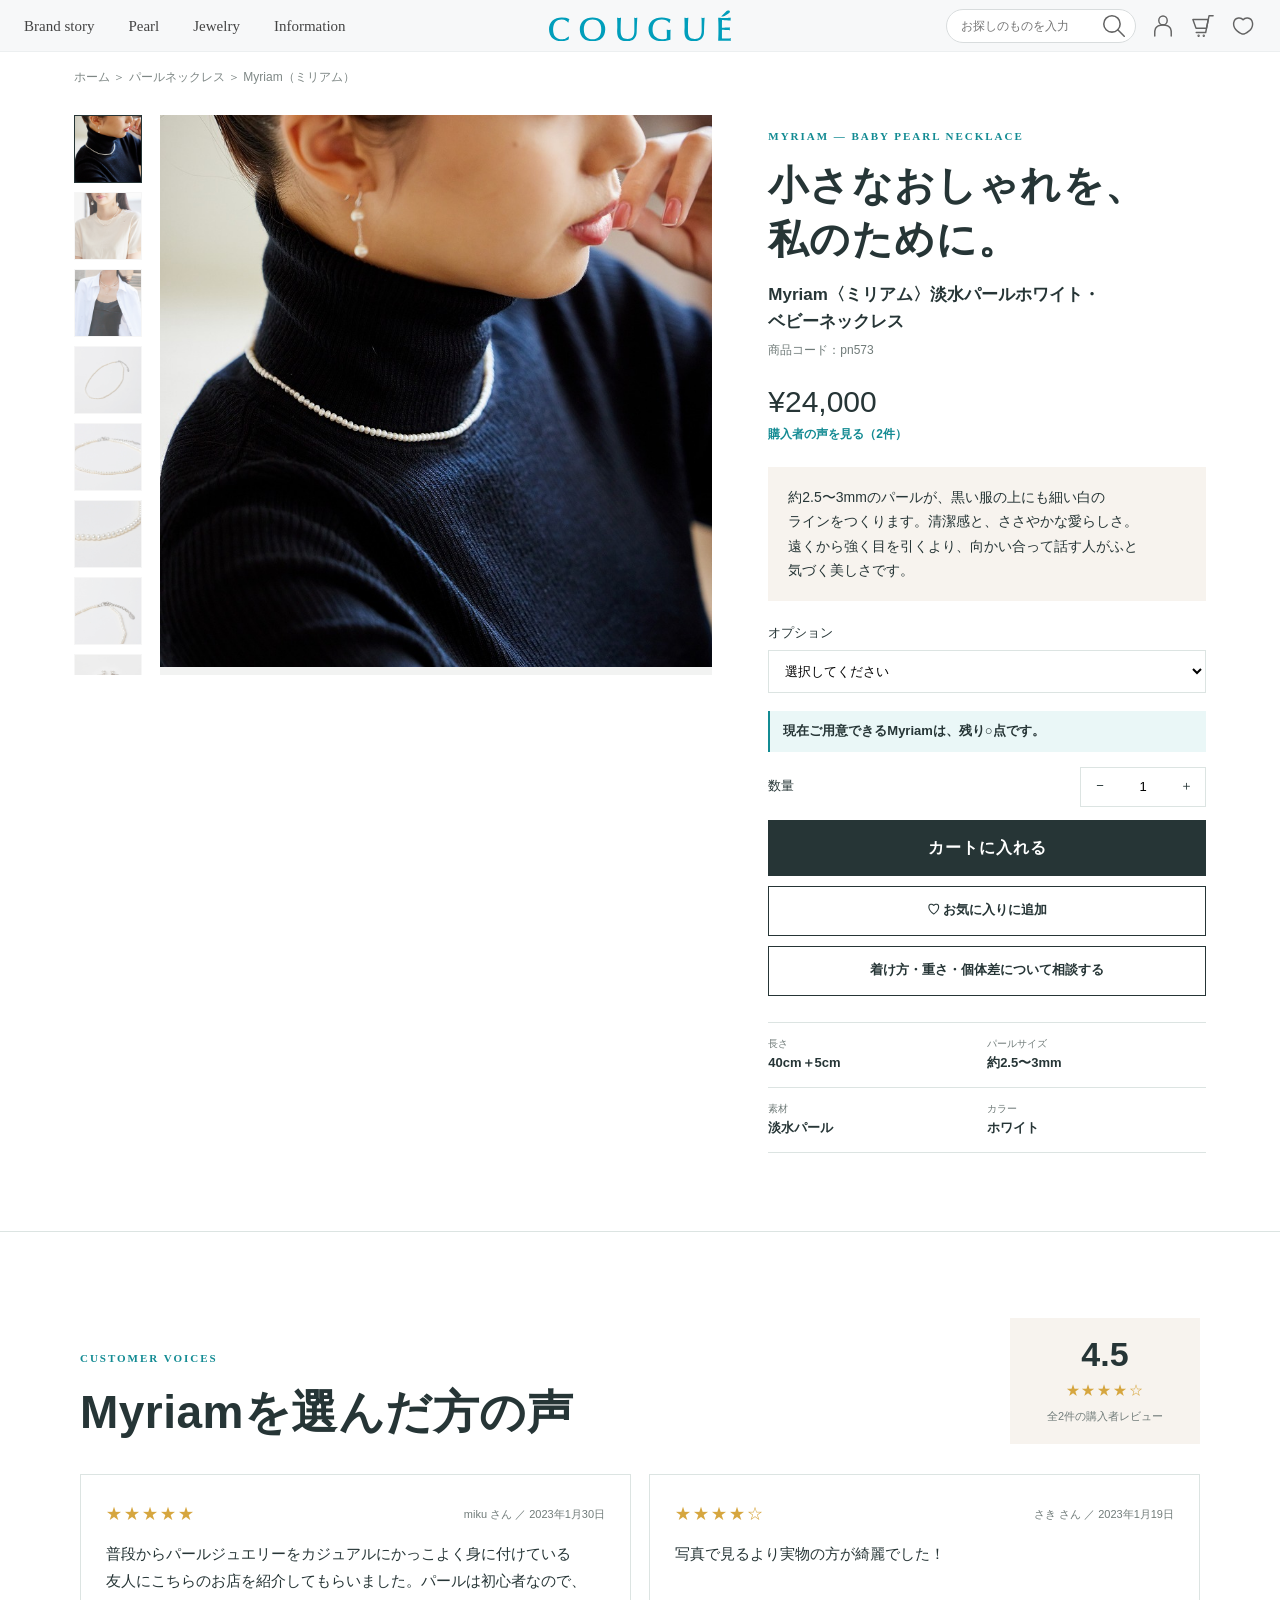
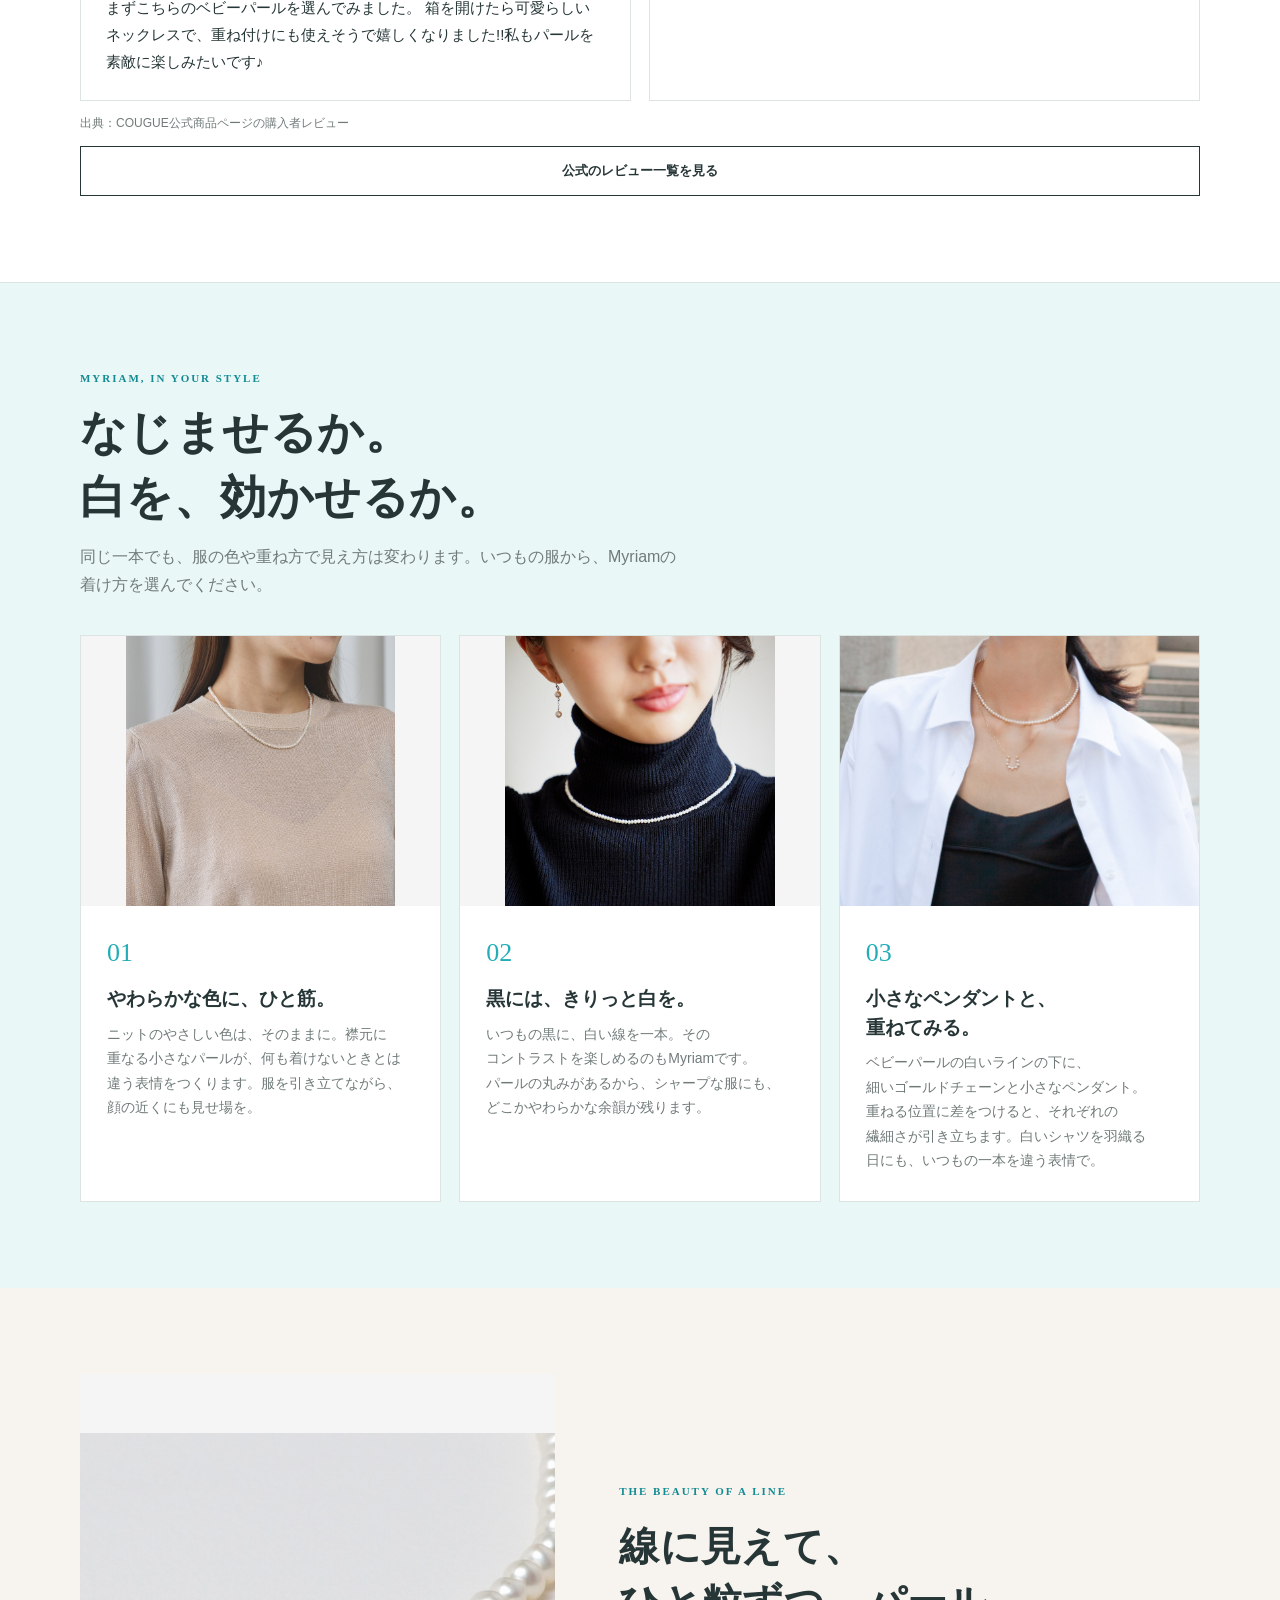
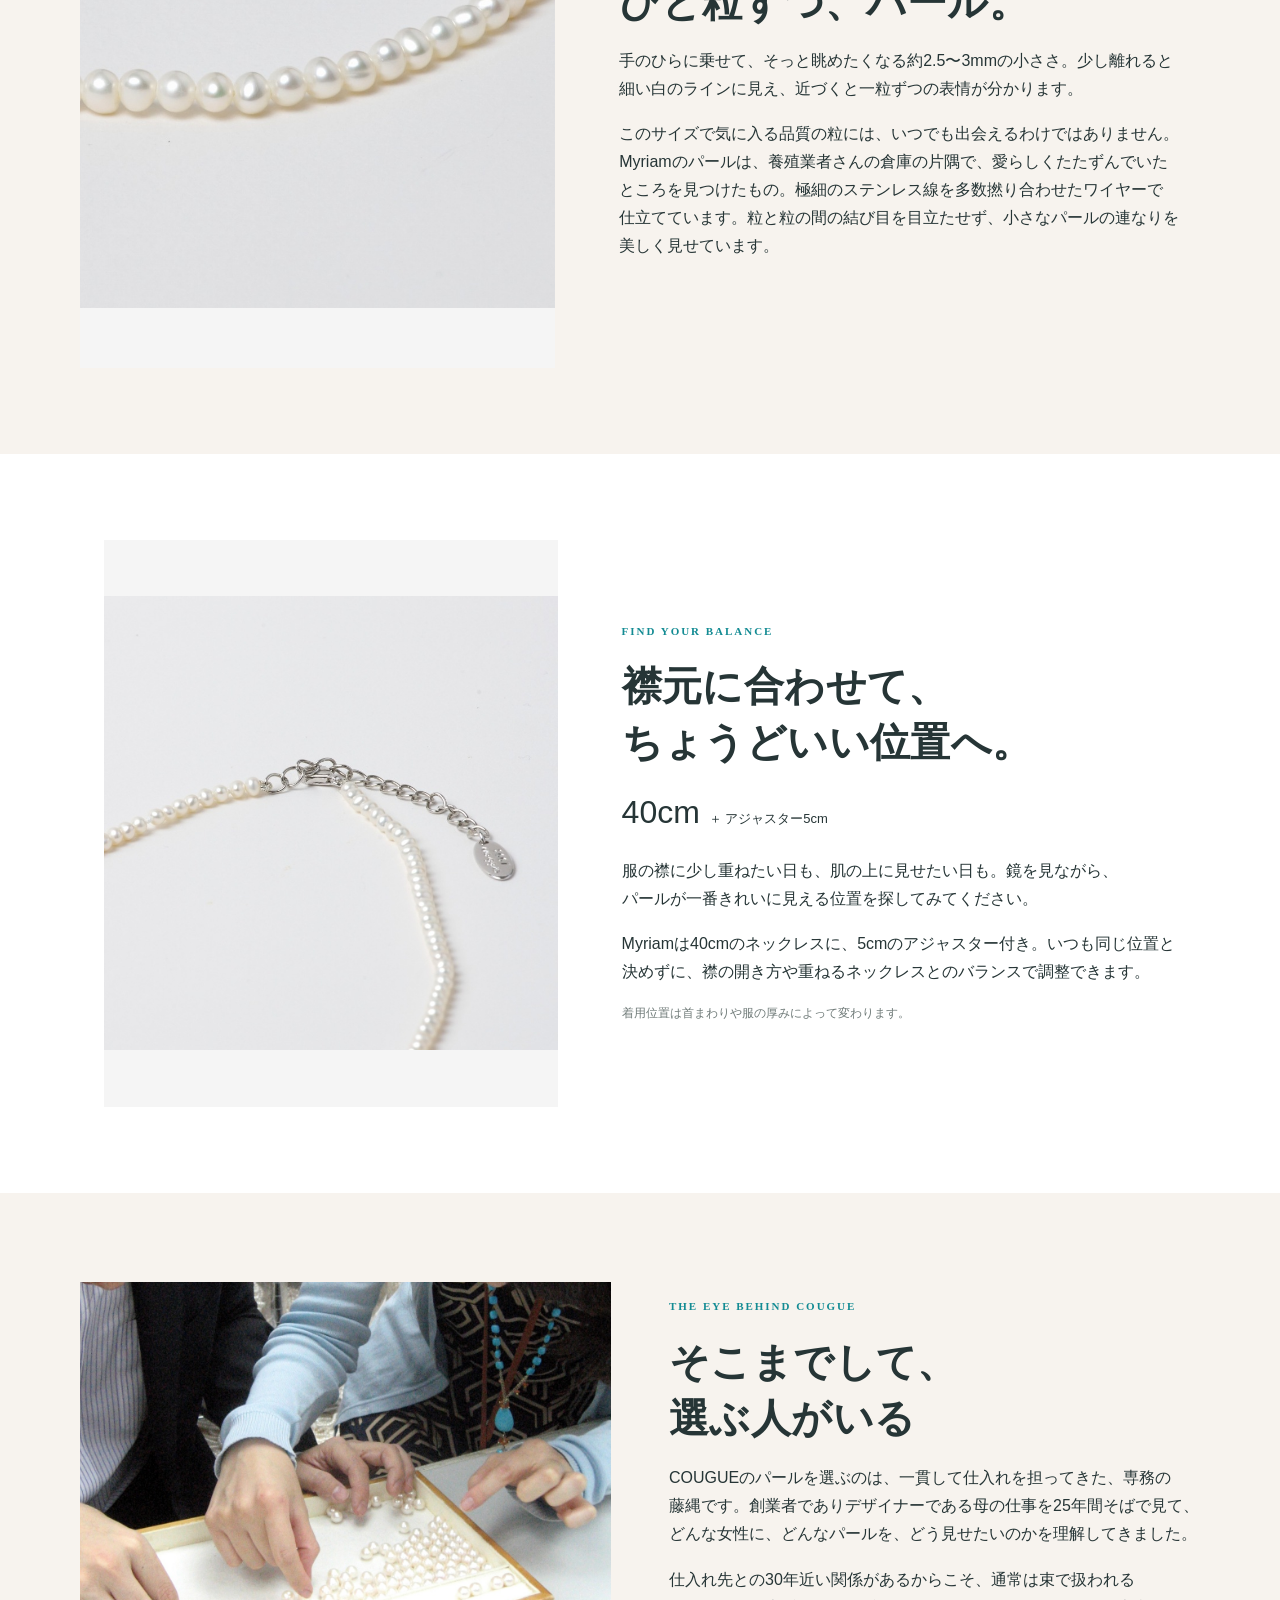
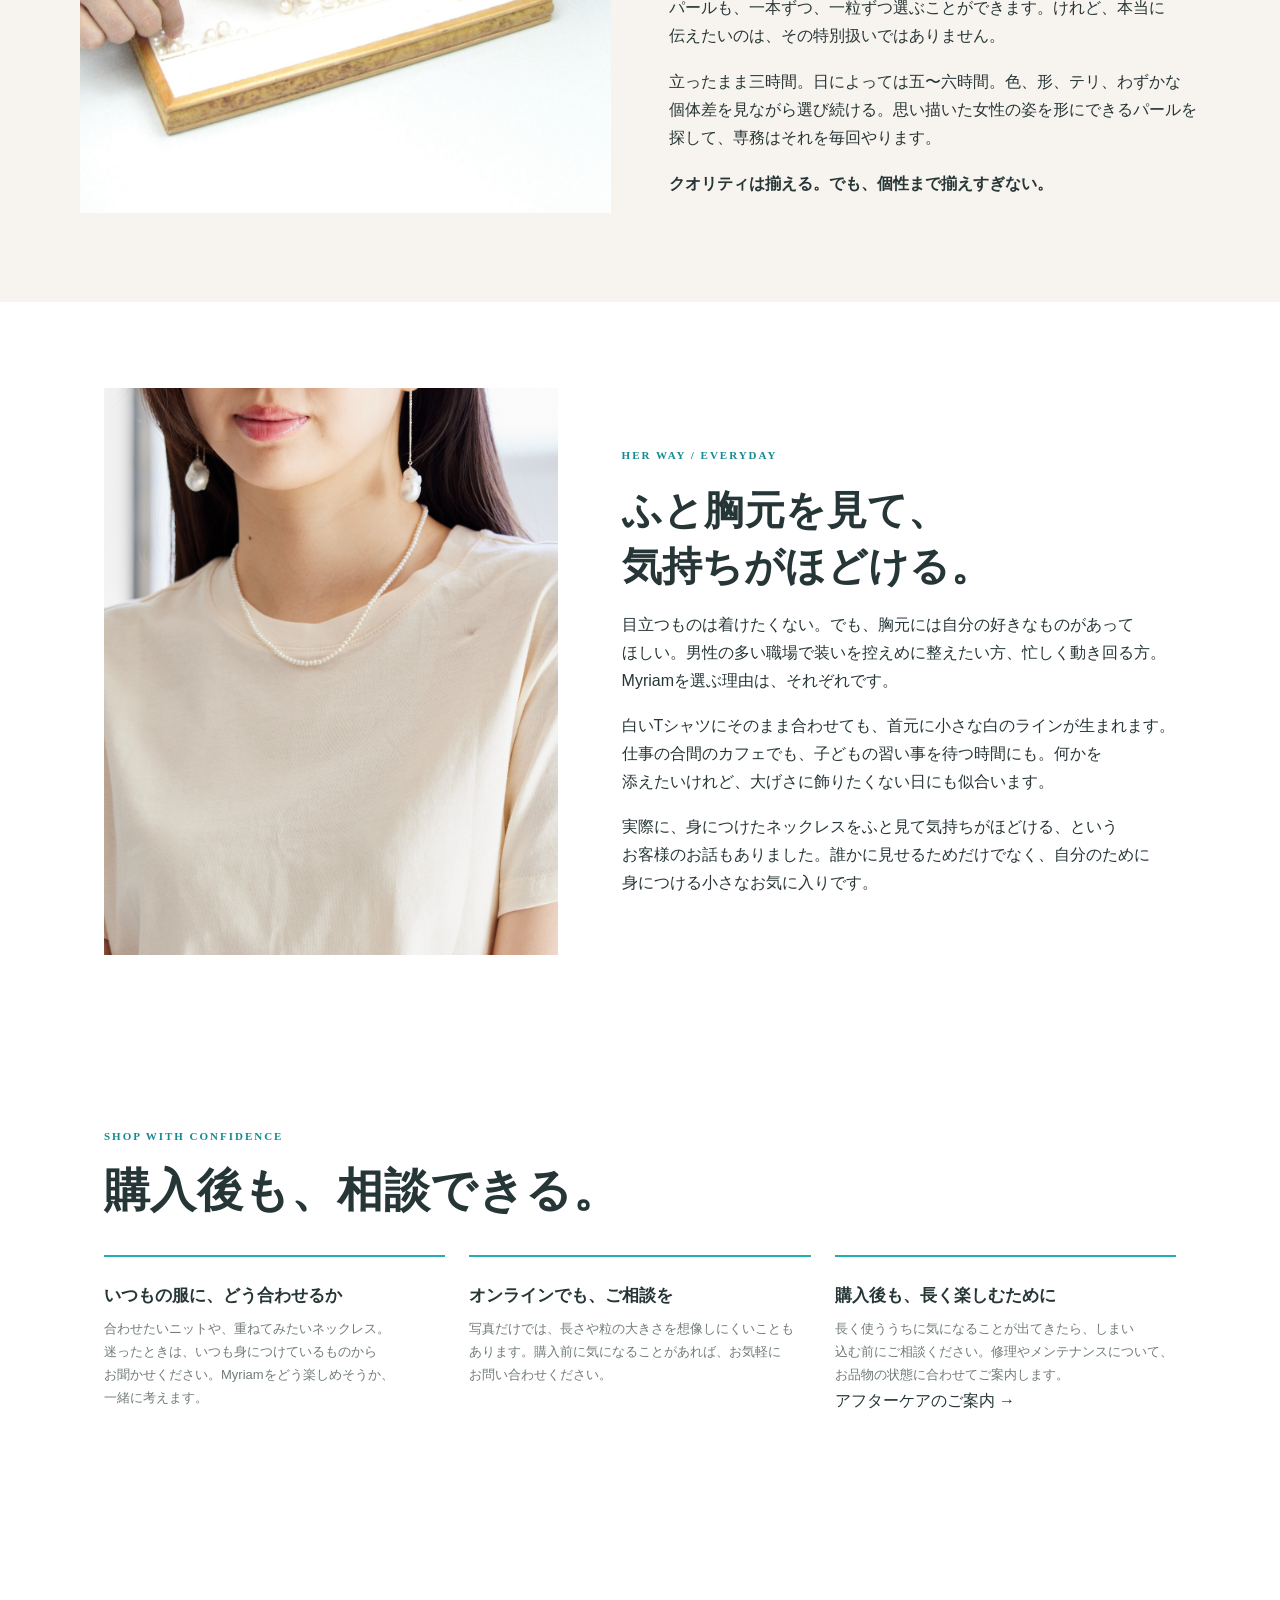
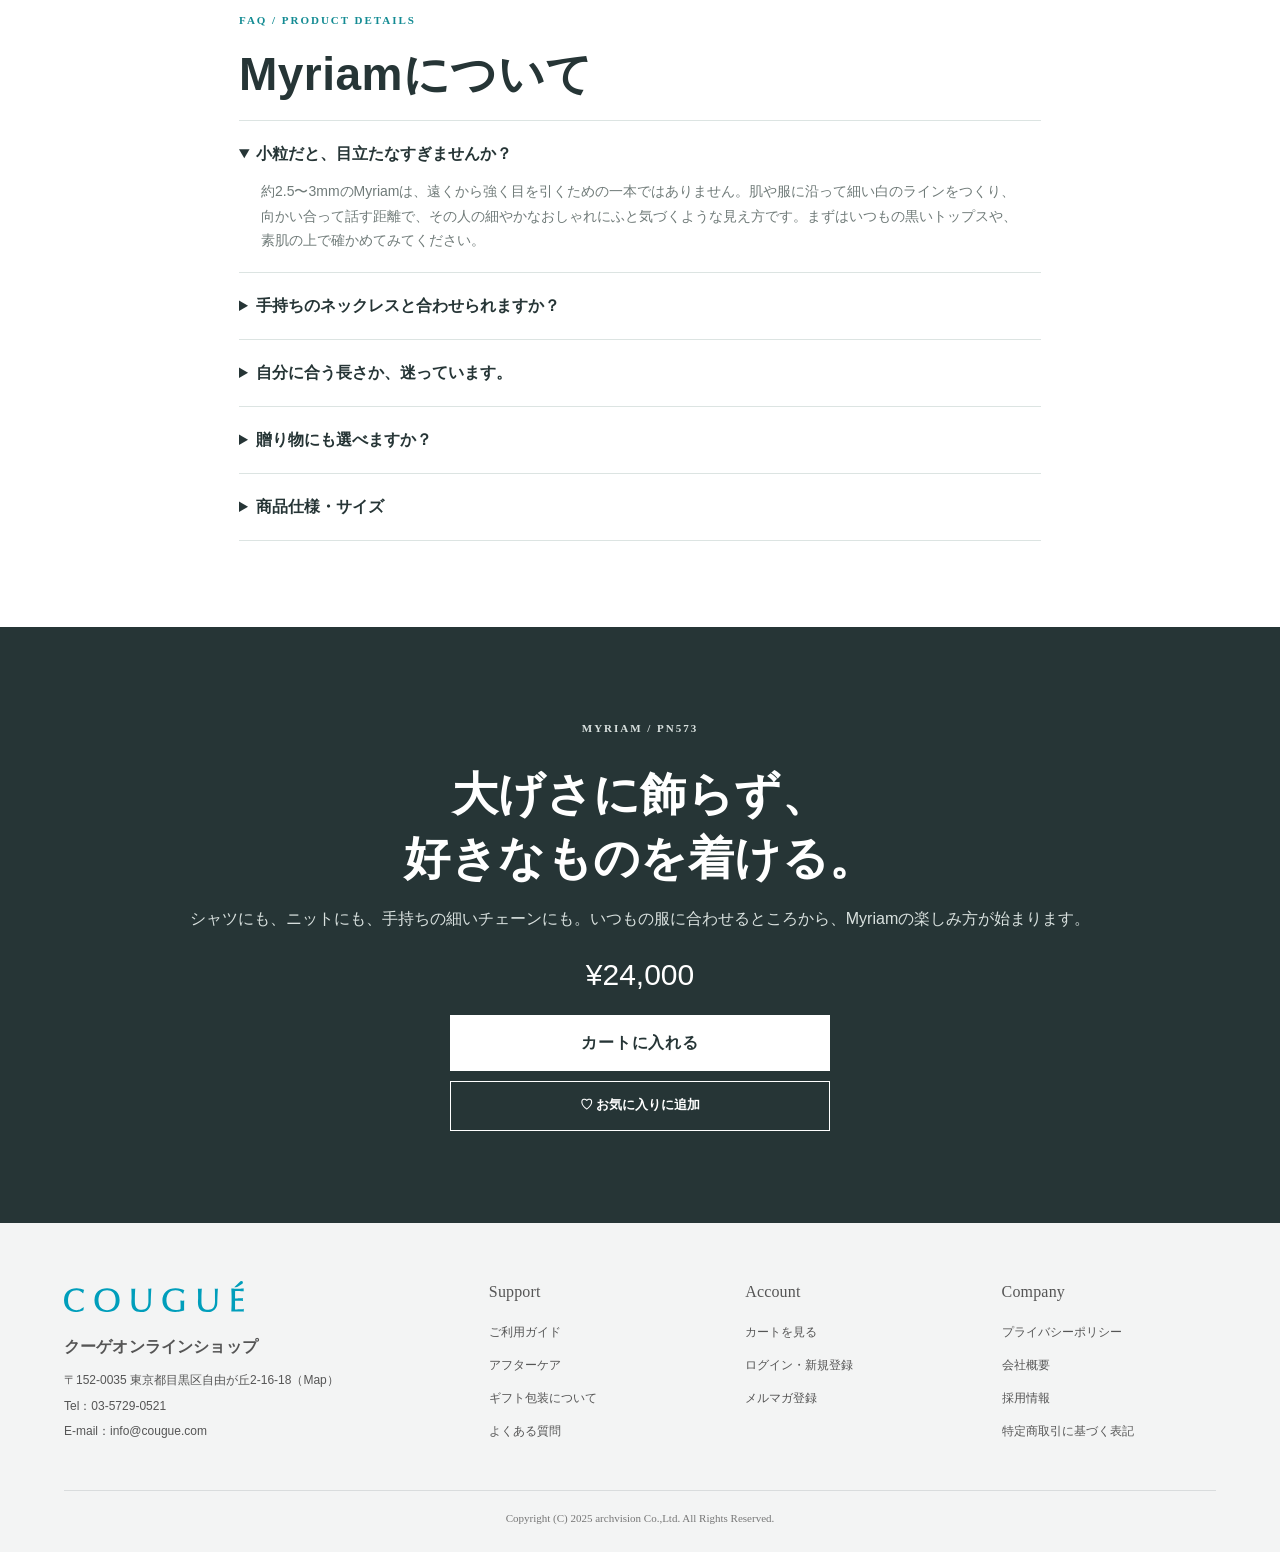
<file: myriam.html>
<!DOCTYPE html>

<html lang="ja">
<head><meta name="robots" content="noindex">
<meta charset="utf-8"/>
<meta content="width=device-width, initial-scale=1" name="viewport"/>
<title>Myriam ミリアム｜COUGUE</title>
<meta content="小さなおしゃれを、私のために。約2.5〜3mmのMyriamを、いつもの服にも、細いチェーンとの重ねづけにも。" name="description"/>
<style>
    :root {
      --ink:#263536;
      --muted:#707b79;
      --teal:#23aeb7;
      --teal-dark:#138b93;
      --pale:#eaf7f7;
      --sand:#f7f3ee;
      --line:#dce4e2;
      --white:#fff;
      --shadow:0 18px 48px rgba(38,53,54,.11);
    }
    * { box-sizing:border-box; }
    html { scroll-behavior:smooth; }
    body { margin:0; color:var(--ink); background:#fff; font-family:"Noto Sans JP","游ゴシック体","メイリオ",YuGothic,"游ゴシック Medium","Yu Gothic Medium","游ゴシック","Yu Gothic",sans-serif; line-height:1.75; }
    h1,h2,h3,summary { text-wrap:balance; word-break:auto-phrase; line-break:strict; }
    p,.summary,.benefits span,td { text-wrap:pretty; word-break:auto-phrase; line-break:strict; }
    .nowrap { white-space:nowrap; }
    a { color:inherit; text-decoration:none; }
    button { color:inherit; font:inherit; }
    img { display:block; width:100%; }
    .crumb { max-width:1180px; margin:auto; padding:15px 24px; color:#7e8785; font-size:12px; }
    .product-hero { max-width:1180px; margin:0 auto; padding:12px 24px 78px; display:grid; grid-template-columns:minmax(0,1.05fr) minmax(360px,.72fr); gap:56px; align-items:start; }
    .gallery { display:grid; grid-template-columns:72px minmax(0,1fr); gap:14px; position:sticky; top:86px; }
    .thumbs { display:flex; flex-direction:column; gap:9px; max-height:min(70vh,560px); overflow-y:auto; padding-right:4px; scrollbar-width:thin; }
    .thumb { padding:0; border:1px solid transparent; background:#f3f3f3; cursor:pointer; opacity:.72; }
    .thumb.active { border-color:var(--ink); opacity:1; }
    .thumb img { aspect-ratio:1/1; object-fit:cover; }
    .main-photo { position:relative; overflow:hidden; background:#f2f3f2; }
    .main-photo img { aspect-ratio:1/1; object-fit:cover; transition:opacity .18s ease; }
    .photo-label { display:none; }
    .purchase { padding-top:12px; }
    .eyebrow { margin:0 0 12px; color:var(--teal-dark); font-family:Roboto,Times,serif; font-size:11px; font-weight:700; letter-spacing:.18em; }
    h1,h2 { font-family:inherit; font-weight:600; letter-spacing:.01em; }
    h1 { margin:0; font-size:clamp(30px,3.2vw,40px); line-height:1.35; letter-spacing:.03em; }
    .product-name { margin:15px 0 0; font-size:17px; font-weight:700; line-height:1.6; }
    .product-code { margin:4px 0 0; color:var(--muted); font-size:12px; }
    .price-row { display:flex; align-items:baseline; gap:14px; margin:23px 0 4px; }
    .price { margin:0; font-family:inherit; font-size:30px; line-height:1.2; }
    .tax { color:var(--muted); font-size:11px; }
    .points { margin:0 0 22px; color:var(--teal-dark); font-size:12px; font-weight:700; }
    .benefits { display:grid; grid-template-columns:repeat(3,1fr); border:1px solid var(--line); margin:0 0 22px; }
    .benefits span { padding:12px 7px; text-align:center; font-size:11px; line-height:1.5; }
    .benefits span + span { border-left:1px solid var(--line); }
    .summary { margin:0 0 21px; padding:18px 20px; background:var(--sand); font-size:14px; }
    .quantity-line { display:flex; align-items:center; justify-content:space-between; margin:0 0 13px; font-size:13px; }
    .quantity { display:flex; align-items:center; border:1px solid var(--line); }
    .quantity button,.quantity input { width:38px; height:38px; display:grid; place-items:center; border:0; background:#fff; text-align:center; font:inherit; }
    .quantity input { width:48px; appearance:textfield; }
    .quantity input::-webkit-inner-spin-button,.quantity input::-webkit-outer-spin-button { appearance:none; margin:0; }
    .quantity button { cursor:pointer; }
    .cta { min-height:56px; display:flex; align-items:center; justify-content:center; width:100%; border:0; color:#fff; background:var(--ink); font-weight:700; letter-spacing:.06em; cursor:pointer; }
    .cta:hover { background:#142627; }
    .favorite-btn { min-height:50px; display:flex; align-items:center; justify-content:center; gap:9px; width:100%; margin-top:10px; border:1px solid var(--ink); color:var(--ink); background:#fff; font:inherit; font-size:13px; font-weight:700; cursor:pointer; }
    .favorite-btn:hover { background:#f6f3ed; }
    .favorite-btn .favorite-icon { font-size:20px; line-height:1; }
    .favorite-btn[aria-pressed="true"] .favorite-icon { color:var(--teal-dark); }
    .sub-cta { min-height:50px; display:flex; align-items:center; justify-content:center; width:100%; margin-top:10px; border:1px solid var(--ink); background:#fff; font-size:13px; font-weight:700; }
    .microcopy { margin:12px 0 0; color:var(--muted); text-align:center; font-size:11px; }
    .quick-spec { display:grid; grid-template-columns:1fr 1fr; gap:0; margin-top:26px; border-top:1px solid var(--line); }
    .quick-spec div { padding:12px 0; border-bottom:1px solid var(--line); }
    .quick-spec div:nth-child(odd) { padding-right:14px; }
    .quick-spec small { display:block; color:var(--muted); font-size:10px; }
    .quick-spec strong { display:block; font-size:13px; }
    .section { max-width:1120px; margin:auto; padding:86px 24px; }
    .wide { max-width:none; }
    .soft { background:var(--pale); }
    .sand { background:var(--sand); }
    .inner { max-width:1120px; margin:auto; }
    h2 { margin:0 0 14px; font-size:clamp(30px,4vw,46px); line-height:1.4; }
    .section-intro { max-width:720px; margin:0 0 36px; color:var(--muted); }
    .reason-grid { display:grid; grid-template-columns:repeat(3,1fr); gap:18px; }
    .reason { display:flex; flex-direction:column; overflow:hidden; background:#fff; border:1px solid var(--line); }
    .reason img { aspect-ratio:4/3; object-fit:cover; }
    .reason-copy { flex:1; padding:24px 26px 28px; }
    .reason-number { color:var(--teal); font-family:Roboto,Times,serif; font-size:26px; }
    .reason h3 { margin:10px 0 8px; font-size:19px; line-height:1.5; }
    .reason p { margin:0; color:var(--muted); font-size:14px; }
    .detail-split { display:grid; grid-template-columns:1fr 1fr; gap:58px; align-items:center; }
    .detail-split img { aspect-ratio:1/1; object-fit:cover; object-position:67% center; }
    .detail-copy h2,.story-copy h2 { font-size:clamp(30px,3.2vw,40px); }
    .detail-copy p { margin:18px 0; }
    .review-grid { display:grid; grid-template-columns:repeat(3,1fr); gap:18px; }
    .review { min-width:0; padding:25px; background:#fff; border:1px solid var(--line); }
    .stars { color:#d6a63f; letter-spacing:.12em; }
    .review p { margin:12px 0 0; font-family:inherit; font-size:15px; line-height:1.8; }
    .reviews-section { background:#fff; border-top:1px solid var(--line); border-bottom:1px solid var(--line); }
    .review-heading { display:flex; justify-content:space-between; align-items:end; gap:32px; margin-bottom:30px; }
    .review-heading h2 { margin-bottom:0; }
    .review-score { min-width:190px; padding:18px 22px; background:var(--sand); text-align:center; }
    .review-score strong { display:block; font-size:34px; line-height:1.1; }
    .review-score .stars { display:block; margin-top:5px; font-size:14px; }
    .review-score small { display:block; margin-top:4px; color:var(--muted); font-size:11px; }
    .review-head { display:flex; align-items:center; justify-content:space-between; gap:18px; }
    .review-meta { color:var(--muted); font-size:11px; white-space:nowrap; }
    .review-more { margin-top:18px; padding:0; border:0; }
    .review-more:last-child { border-bottom:0; }
    .review-more > summary { display:flex; align-items:center; justify-content:center; min-height:54px; padding:12px 20px; border:1px solid var(--ink); cursor:pointer; list-style:none; }
    .review-more > summary::-webkit-details-marker { display:none; }
    .review-more > summary::after { content:'＋'; margin-left:12px; font-weight:400; }
    .review-more[open] > summary::after { content:'−'; }
    .review-more .review-grid { margin-top:18px; }
    .story { display:grid; grid-template-columns:.9fr 1.1fr; gap:64px; align-items:center; }
    .story-image { aspect-ratio:4/5; object-fit:cover; }
    .story-copy p { margin:17px 0; }
    .trust { display:grid; grid-template-columns:repeat(3,1fr); gap:24px; margin-top:32px; }
    .story .trust { grid-template-columns:1fr; gap:8px; }
    .trust article { padding:24px 0; border-top:2px solid var(--teal); }
    .trust h3 { margin:0 0 8px; font-size:17px; }
    .trust p { margin:0; color:var(--muted); font-size:13px; }
    .faq { max-width:850px; }
    details { padding:19px 0; border-top:1px solid var(--line); }
    details:last-child { border-bottom:1px solid var(--line); }
    summary { cursor:pointer; font-weight:700; }
    details p { margin:11px 0 0 22px; color:var(--muted); font-size:14px; }
    .final { padding:92px 24px; color:#fff; background:var(--ink); text-align:center; }
    .final h2 { color:#fff; }
    .final p { margin:0 0 24px; color:#d9e1df; }
    .final .price { margin:0 0 22px; }
    .final .cta { max-width:380px; margin:auto; color:var(--ink); background:#fff; }
    .final .favorite-btn { max-width:380px; margin:10px auto 0; border-color:#fff; color:#fff; background:transparent; }
    .final .favorite-btn:hover { background:rgba(255,255,255,.08); }
    footer { padding:28px; color:#87918f; text-align:center; font-size:11px; }
    .sticky-buy { display:none; }
    @media (max-width:820px) {
      body { padding-bottom:70px; }
      .crumb { padding:10px 16px; }
      .product-hero { display:block; padding:0 0 54px; }
      .gallery { position:static; display:flex; flex-direction:column-reverse; gap:8px; }
      .thumbs { flex-direction:row; max-height:none; padding:0 12px 4px; overflow-x:auto; overflow-y:hidden; }
      .thumb { min-width:58px; }
      .main-photo img { aspect-ratio:1/1; }
      .photo-label { left:12px; bottom:12px; }
      .purchase { padding:28px 18px 0; }
      h1 { font-size:31px; }
      .product-name { font-size:15px; }
      .benefits span { padding:10px 4px; font-size:10px; }
      .section { padding:62px 18px; }
      h2 { font-size:30px; }
      .reason-grid,.review-grid,.trust { grid-template-columns:1fr; }
      .review-heading { align-items:start; flex-direction:column; }
      .review-score { width:100%; }
      .review-head { flex-wrap:wrap; }
      .review-meta { white-space:normal; }
      .reason-copy { padding:21px; }
      .detail-split,.story { grid-template-columns:1fr; gap:30px; }
      .detail-split .detail-copy { order:-1; }
      .story-image { aspect-ratio:4/3; object-position:center 24%; }
      .sticky-buy { position:fixed; left:0; right:0; bottom:0; z-index:30; display:grid; grid-template-columns:1fr 48px 1.4fr; gap:8px; align-items:center; min-height:68px; padding:8px 12px; background:#fff; box-shadow:0 -5px 20px rgba(38,53,54,.15); }
      .sticky-price { font-family:inherit; font-size:17px; }
      .sticky-buy .cta { min-height:49px; }
      .sticky-buy .favorite-btn { min-height:49px; margin:0; padding:0; }
      .sticky-buy .favorite-label { position:absolute; width:1px; height:1px; overflow:hidden; clip-path:inset(50%); white-space:nowrap; }
    }

    .quote-grid { display:grid; grid-template-columns:repeat(3,1fr); gap:18px; }
    .quote-grid blockquote { margin:0; padding:25px; background:#fff; border:1px solid var(--line); font-size:15px; line-height:1.85; }
    .hero-copy h1 { font-size:clamp(36px,4.2vw,56px); }
    @media (max-width: 760px) {
      .quote-grid { grid-template-columns:1fr; }
      .hero-copy h1 { font-size:34px; }
    }
  </style>
<link href="assets/cougue-shell.css" rel="stylesheet"/>
<meta content="noindex,nofollow" name="robots"/><style>
/* Layout classes above are unchanged from Sydney. Only content controls below are added. */
.reason img,.story-image{height:auto;max-width:100%}.story>*{min-width:0}
.cougue-drawer-search button{background-image:url('assets/shell-20260928/icon_search.svg')}
@media(min-width:761px) and (max-width:1024px){.cougue-footer-inner{grid-template-columns:1fr 1fr;gap:32px 24px}.cougue-footer-brand{grid-column:1/-1}}
.photo-pending{aspect-ratio:4/5;background:#eef0ee;border:1px dashed #a3afaa;display:grid;place-items:center;padding:28px;text-align:center;color:#5b6c65;line-height:1.8}.card-pending{aspect-ratio:4/3}.card-pending small{display:block;max-width:240px;margin:8px auto 0}.photo-pending small{font-size:12px;font-weight:400}.pending-note{font-size:12px;color:var(--muted)}
#zoom{border:0;padding:0;display:block;width:100%;cursor:zoom-in}.main-photo img{object-fit:contain}.reason img{object-fit:contain;background:#f5f5f5}.story-image{object-fit:contain;background:#f5f5f5}.reason img.layered-look{object-fit:cover;object-position:center 25%}.story-image.everyday-look{object-fit:cover;object-position:center}
.option-label{display:block;font-size:13px;margin-bottom:6px}#product-option{width:100%;padding:12px;border:1px solid var(--line);background:white;font:inherit;font-size:13px;margin-bottom:18px}.review-source,.related{font-size:12px;color:var(--muted)}
.review-grid:has(> :nth-child(2):last-child){grid-template-columns:repeat(2,minmax(0,1fr))}.review-head{flex-wrap:wrap}.measure{font-size:32px}.measure span{font-size:13px}.fine{font-size:12px;color:var(--muted)}
.specs div{display:grid;grid-template-columns:110px 1fr;gap:18px;padding:12px 0;border-bottom:1px solid var(--line);font-size:13px}.specs dd{margin:0}.related a{text-decoration:underline}
dialog{max-width:min(92vw,820px);max-height:90vh;border:0;padding:24px;color:var(--ink)}dialog::backdrop{background:#152220bb}dialog img{width:auto;max-width:100%;max-height:72vh;margin:auto}dialog button{display:block;margin:0 0 14px auto;cursor:pointer}#purchase-dialog{max-width:460px}#purchase-dialog h2{font-size:24px}button:focus-visible,a:focus-visible,summary:focus-visible{outline:3px solid var(--teal-dark);outline-offset:3px}
@media(max-width:820px){.photo-pending{aspect-ratio:4/3}.review-grid:has(> :nth-child(2):last-child){grid-template-columns:1fr}.thumb{width:58px;flex:none}.specs div{grid-template-columns:90px 1fr}.photo-pending{padding:20px}.measure{font-size:28px}}
@media(prefers-reduced-motion:reduce){html{scroll-behavior:auto}}
</style><style>.stock-note { margin:0 0 15px; padding:10px 13px; border-left:2px solid var(--teal-dark); background:var(--pale); color:var(--ink); font-size:13px; font-weight:700; line-height:1.55; }</style>
</head>
<body>
<header class="cougue-site-header">
<button aria-controls="cougue-search-panel" aria-expanded="false" aria-label="商品を検索" class="cougue-search-toggle" data-cougue-search-toggle="" type="button"><img alt="" src="assets/shell-20260928/icon_search.svg"/></button>
<nav aria-label="メインナビゲーション" class="cougue-desktop-nav">
<div class="cougue-nav-item"><a class="cougue-nav-label" href="https://www.cougue.com/html/page9.html">Brand story</a><div class="cougue-nav-menu"><a href="https://www.cougue.com/html/page9.html">ブランドストーリー</a><a href="https://www.cougue.com/html/page2.html">自由が丘 本店</a><a href="https://www.cougue.com/html/page10.html">お客様の声</a><a href="https://www.cougue.com/html/page1.html">アフターケア</a><a href="https://www.cougue.com/html/page34.html">ギフトラッピング</a><a href="https://www.cougue.com/html/page6.html">よくあるご質問</a></div></div>
<div class="cougue-nav-item"><a class="cougue-nav-label" href="https://www.cougue.com/view/category/ct15">Pearl</a><div class="cougue-nav-menu"><a href="https://www.cougue.com/view/category/ct17">パールネックレス</a><a href="https://www.cougue.com/view/category/ct16">パールリング</a><a href="https://www.cougue.com/view/category/ct19">パールピアス・イヤリング</a><a href="https://www.cougue.com/view/category/ct81">バロックパール商品</a><a href="https://www.cougue.com/html/page28.html">パールへのこだわり</a></div></div>
<div class="cougue-nav-item"><a class="cougue-nav-label" href="https://www.cougue.com/view/category/ct137">Jewelry</a><div class="cougue-nav-menu"><a href="https://www.cougue.com/view/category/all_items">すべての商品</a><a href="https://www.cougue.com/view/category/ct202">OUTLET</a><a href="https://www.cougue.com/view/category/ct140">コレクション別で探す</a><a href="https://www.cougue.com/view/category/ct141">パールの色で探す</a><a href="https://www.cougue.com/view/category/ct142">パールネックレス長さで探す</a></div></div>
<div class="cougue-nav-item"><a class="cougue-nav-label" href="https://www.cougue.com/view/news/list">Information</a><div class="cougue-nav-menu"><a href="https://www.cougue.com/view/news/list">お知らせ</a><a href="https://www.cougue.com/view/guide">ご利用ガイド</a><a href="https://www.cougue.com/view/company">このショップについて</a><a href="https://www.instagram.com/cougue.jiyugaoka/" rel="noopener" target="_blank">Instagram</a></div></div>
</nav>
<a aria-label="COUGUEトップページ" class="cougue-logo" href="https://www.cougue.com/"><img alt="自由が丘クーゲ ジュエリーショップ" src="assets/shell-20260928/logo.svg"/></a>
<div class="cougue-header-actions"><form action="https://www.cougue.com/view/search" class="cougue-header-search-form" method="get" role="search"><input aria-label="商品検索" name="search_keyword" placeholder="お探しのものを入力" type="search"/><button aria-label="検索する" type="submit"><img alt="" src="assets/shell-20260928/icon_search.svg"/></button></form><a aria-label="マイページ" class="cougue-icon-link" href="https://www.cougue.com/view/member/mypage"><img alt="" src="assets/shell-20260928/icon_user.svg"/></a><a aria-label="カートを見る" class="cougue-icon-link" href="https://www.cougue.com/view/cart"><img alt="" src="assets/shell-20260928/icon_bag.svg"/></a><a aria-label="お気に入り" class="cougue-icon-link" href="https://www.cougue.com/view/member/favorite"><img alt="" src="assets/shell-20260928/icon_heart.svg"/></a><button aria-controls="cougue-drawer" aria-expanded="false" aria-label="メニューを開く" class="cougue-menu-toggle" data-cougue-menu-toggle="" type="button"><span></span><span></span><span></span></button></div>
</header>
<div aria-hidden="true" class="cougue-search-panel" data-cougue-search-panel="" id="cougue-search-panel"><form action="https://www.cougue.com/view/search" class="cougue-drawer-search" method="get" role="search"><input aria-label="商品検索" name="search_keyword" placeholder="お探しのものを入力してください" type="search"/><button aria-label="検索する" type="submit">⌕</button></form></div>
<div aria-hidden="true" class="cougue-drawer-overlay" data-cougue-drawer-overlay=""><aside aria-label="サイトメニュー" class="cougue-drawer" data-cougue-drawer="" id="cougue-drawer"><button aria-label="メニューを閉じる" class="cougue-drawer-close" data-cougue-drawer-close="" type="button">×</button><form action="https://www.cougue.com/view/search" class="cougue-drawer-search" method="get" role="search"><input aria-label="商品検索" name="search_keyword" placeholder="お探しのものを入力してください" type="search"/><button aria-label="検索する" type="submit">⌕</button></form><a class="cougue-drawer-primary" href="https://www.cougue.com/view/cart">カートを見る</a><a class="cougue-drawer-primary" href="https://www.cougue.com/view/member/login">ログイン</a><h2 class="cougue-drawer-section-title">アイテムカテゴリ</h2><details><summary>アイテム別</summary><div class="cougue-drawer-sub"><a href="https://www.cougue.com/view/category/ct250">ネックレス</a><a href="https://www.cougue.com/view/category/ct251">リング</a><a href="https://www.cougue.com/view/category/ct252">ピアス・イヤリング</a><a href="https://www.cougue.com/view/category/ct254">ブレスレット</a><a href="https://www.cougue.com/view/category/ct255">ペンダント</a></div></details><details><summary>新着アイテム</summary><div class="cougue-drawer-sub"><a href="https://www.cougue.com/view/category/ct5">新着商品一覧</a><a href="https://www.cougue.com/view/category/ct7">新着パール</a></div></details><details><summary>OUTLET</summary><div class="cougue-drawer-sub"><a href="https://www.cougue.com/view/category/ct202">OUTLET</a><a href="https://www.cougue.com/view/category/ct203">パール OUTLET</a></div></details><details><summary>パール</summary><div class="cougue-drawer-sub"><a href="https://www.cougue.com/view/category/ct15">パール</a><a href="https://www.cougue.com/view/category/ct17">パールネックレス</a><a href="https://www.cougue.com/view/category/ct16">パールリング</a><a href="https://www.cougue.com/view/category/ct19">パールピアス・イヤリング</a><a href="https://www.cougue.com/view/category/ct18">ネックレスセット</a><a href="https://www.cougue.com/view/category/ct88">ブレスレット</a></div></details><details><summary>バロックパール商品</summary><div class="cougue-drawer-sub"><a href="https://www.cougue.com/view/category/ct81">バロックパール商品</a><a href="https://www.cougue.com/view/category/ct227">バロックパールネックレス</a><a href="https://www.cougue.com/view/category/ct229">バロックパールピアス・イヤリング</a><a href="https://www.cougue.com/view/category/ct236">ケシパール</a><a href="https://www.cougue.com/view/category/ct246">オイスターパール</a></div></details><details><summary>商品を探す</summary><div class="cougue-drawer-sub"><a href="https://www.cougue.com/view/category/ct137">商品を探す</a><a href="https://www.cougue.com/view/category/ct140">コレクション別</a><a href="https://www.cougue.com/view/category/ct141">パールの色</a><a href="https://www.cougue.com/view/category/ct142">ネックレスの長さ</a></div></details><a class="cougue-drawer-direct" href="https://www.cougue.com/view/news/list">お知らせ</a><a class="cougue-drawer-direct" href="https://www.cougue.com/view/guide">ご利用ガイド</a><a class="cougue-drawer-direct" href="https://www.cougue.com/view/company">このショップについて</a><a class="cougue-drawer-direct" href="https://www.cougue.com/ssl/contact/">お問い合わせ</a></aside></div>
<div class="crumb">ホーム ＞ パールネックレス ＞ Myriam（ミリアム）</div>
<main><section class="product-hero" data-slot="hero"><div aria-label="Myriamの商品画像" class="gallery"><div class="thumbs"><button aria-label="黒のタートル・横顔を表示" aria-pressed="true" class="thumb active" data-label="黒のタートル・横顔" data-src="assets/myriam-20260925/3.jpg" type="button"><img alt="黒のタートル・横顔" loading="lazy" src="assets/myriam-20260925/3.jpg"/></button><button aria-label="白いTシャツの着用写真を表示" aria-pressed="false" class="thumb" data-label="白いTシャツに一本" data-src="assets/myriam-20261003/myriam-white-tshirt.jpg" type="button"><img alt="白いTシャツにMyriamを合わせた着用写真" loading="lazy" src="assets/myriam-20261003/myriam-white-tshirt.jpg"/></button><button aria-label="ペンダントとの重ね着け写真を表示" aria-pressed="false" class="thumb" data-label="ペンダントと重ねて" data-src="assets/myriam-20261003/myriam-layered-white-shirt.jpg" type="button"><img alt="白いシャツにMyriamとゴールドのペンダントを重ねた着用写真" loading="lazy" src="assets/myriam-20261003/myriam-layered-white-shirt.jpg"/></button><button aria-label="ネックレス全体を表示" aria-pressed="false" class="thumb" data-label="ネックレス全体" data-src="assets/myriam-20260925/1.jpg" type="button"><img alt="ネックレス全体" loading="lazy" src="assets/myriam-20260925/1.jpg"/></button><button aria-label="パールの連なりを表示" aria-pressed="false" class="thumb" data-label="パールの連なり" data-src="assets/myriam-20260925/9.jpg" type="button"><img alt="パールの連なり" loading="lazy" src="assets/myriam-20260925/9.jpg"/></button><button aria-label="粒の形と光沢を表示" aria-pressed="false" class="thumb" data-label="粒の形と光沢" data-src="assets/myriam-20260925/11.jpg" type="button"><img alt="粒の形と光沢" loading="lazy" src="assets/myriam-20260925/11.jpg"/></button><button aria-label="留め具・アジャスターを表示" aria-pressed="false" class="thumb" data-label="留め具・アジャスター" data-src="assets/myriam-20260925/12.jpg" type="button"><img alt="留め具・アジャスター" loading="lazy" src="assets/myriam-20260925/12.jpg"/></button><button aria-label="イヤリングの掲載写真を表示" aria-pressed="false" class="thumb" data-label="イヤリングの掲載写真" data-src="assets/myriam-20260925/5.jpg" type="button"><img alt="イヤリングの掲載写真" loading="lazy" src="assets/myriam-20260925/5.jpg"/></button><button aria-label="ピアスの掲載写真を表示" aria-pressed="false" class="thumb" data-label="ピアスの掲載写真" data-src="assets/myriam-20260925/6.jpg" type="button"><img alt="ピアスの掲載写真" loading="lazy" src="assets/myriam-20260925/6.jpg"/></button><button aria-label="ベージュのトップスの着用写真を表示" aria-pressed="false" class="thumb" data-label="ベージュのトップス" data-src="assets/myriam-20260925/13.jpg" type="button"><img alt="ベージュのトップスにMyriamを合わせた着用写真" loading="lazy" src="assets/myriam-20260925/13.jpg"/></button><button aria-label="ベージュのトップス・首元を表示" aria-pressed="false" class="thumb" data-label="ベージュのトップス・首元" data-src="assets/myriam-20260925/14.jpg" type="button"><img alt="ベージュのトップス・首元" loading="lazy" src="assets/myriam-20260925/14.jpg"/></button><button aria-label="ベージュのトップス・正面を表示" aria-pressed="false" class="thumb" data-label="ベージュのトップス・正面" data-src="assets/myriam-20260925/15.jpg" type="button"><img alt="ベージュのトップス・正面" loading="lazy" src="assets/myriam-20260925/15.jpg"/></button><button aria-label="黒のタートル・正面を表示" aria-pressed="false" class="thumb" data-label="黒のタートル・正面" data-src="assets/myriam-20260925/4.jpg" type="button"><img alt="黒のタートル・正面" loading="lazy" src="assets/myriam-20260925/4.jpg"/></button><button aria-label="黒のタートル・首元を表示" aria-pressed="false" class="thumb" data-label="黒のタートル・首元" data-src="assets/myriam-20260925/2.jpg" type="button"><img alt="黒のタートル・首元" loading="lazy" src="assets/myriam-20260925/2.jpg"/></button><button aria-label="品質保証書（見本）を表示" aria-pressed="false" class="thumb" data-label="品質保証書（見本）" data-src="assets/myriam-20260925/8.jpg" type="button"><img alt="品質保証書（見本）" loading="lazy" src="assets/myriam-20260925/8.jpg"/></button></div><div class="main-photo"><button aria-label="商品画像を拡大" id="zoom" type="button"><img alt="黒いタートルにMyriamを合わせた着用イメージ" id="mainImage" src="assets/myriam-20260925/3.jpg"/></button><span class="photo-label" id="photoLabel">黒のタートル・横顔</span></div></div><div class="purchase"><p class="eyebrow">MYRIAM — BABY PEARL NECKLACE</p><h1 id="page-title">小さなおしゃれを、<br/>私のために。</h1><p class="product-name">Myriam〈ミリアム〉<span>淡水パールホワイト・ベビーネックレス</span></p><p class="product-code">商品コード：pn573</p><div class="price-row"><p class="price">¥24,000</p></div><p class="points"><a href="#reviews">購入者の声を見る（2件）</a></p><div class="summary">約2.5〜3mmのパールが、黒い服の上にも細い白のラインをつくります。清潔感と、ささやかな愛らしさ。遠くから強く目を引くより、向かい合って話す人がふと気づく美しさです。</div><label class="option-label" for="product-option">オプション</label><select id="product-option"><option value="">選択してください</option><option>ピアス</option><option>イヤリング</option></select><p class="stock-note">現在ご用意できるMyriamは、残り○点です。</p><div class="quantity-line"><label for="quantity">数量</label><div class="quantity"><button aria-label="数量を減らす" id="minus" type="button">−</button><input aria-label="数量" id="quantity" max="99" min="1" type="number" value="1"/><button aria-label="数量を増やす" id="plus" type="button">＋</button></div></div><button class="cta" id="cart" type="button">カートに入れる</button><button aria-pressed="false" class="favorite-btn" id="favorite" type="button">♡ お気に入りに追加</button><a class="sub-cta" href="https://www.cougue.com/ssl/contact/">着け方・重さ・個体差について相談する</a><div class="quick-spec"><div><small>長さ</small><strong>40cm＋5cm</strong></div><div><small>パールサイズ</small><strong>約2.5〜3mm</strong></div><div><small>素材</small><strong>淡水パール</strong></div><div><small>カラー</small><strong>ホワイト</strong></div></div></div></section><section class="section wide reviews-section" data-slot="reviews" id="reviews"><div class="inner"><div class="review-heading"><div><p class="eyebrow">CUSTOMER VOICES</p><h2>Myriamを選んだ方の声</h2></div><div class="review-score"><strong>4.5</strong><span class="stars">★★★★☆</span><small>全2件の購入者レビュー</small></div></div><div class="review-grid"><article class="review"><div class="review-head"><div aria-label="評価5点中5点" class="stars">★★★★★</div><span class="review-meta">miku さん ／ 2023年1月30日</span></div><p>普段からパールジュエリーをカジュアルにかっこよく身に付けている友人にこちらのお店を紹介してもらいました。パールは初心者なので、まずこちらのベビーパールを選んでみました。 箱を開けたら可愛らしいネックレスで、重ね付けにも使えそうで嬉しくなりました!!私もパールを素敵に楽しみたいです♪</p></article><article class="review"><div class="review-head"><div aria-label="評価5点中4点" class="stars">★★★★☆</div><span class="review-meta">さき さん ／ 2023年1月19日</span></div><p>写真で見るより実物の方が綺麗でした！</p></article></div><p class="review-source">出典：COUGUE公式商品ページの購入者レビュー</p><a class="sub-cta" href="https://www.cougue.com/view/review/000000001549">公式のレビュー一覧を見る</a></div></section><section class="section wide soft" data-slot="reasons"><div class="inner"><p class="eyebrow">MYRIAM, IN YOUR STYLE</p><h2>なじませるか。<br/>白を、効かせるか。</h2><p class="section-intro">同じ一本でも、服の色や重ね方で見え方は変わります。いつもの服から、Myriamの着け方を選んでください。</p><div class="reason-grid"><article class="reason"><img alt="ベージュのトップスにMyriamを一本で合わせた首元" height="800" loading="lazy" src="assets/myriam-20260925/13.jpg" width="800"/><div class="reason-copy"><span class="reason-number">01</span><h3>やわらかな色に、ひと筋。</h3><p>ニットのやさしい色は、そのままに。襟元に重なる小さなパールが、何も着けないときとは違う表情をつくります。服を引き立てながら、顔の近くにも見せ場を。</p></div></article><article class="reason"><img alt="黒いタートルの上でMyriamの白いラインが際立つ着用イメージ" height="800" loading="lazy" src="assets/myriam-20260925/4.jpg" width="800"/><div class="reason-copy"><span class="reason-number">02</span><h3>黒には、きりっと白を。</h3><p>いつもの黒に、白い線を一本。そのコントラストを楽しめるのもMyriamです。パールの丸みがあるから、シャープな服にも、どこかやわらかな余韻が残ります。</p></div></article><article class="reason"><img alt="白いシャツにMyriamとゴールドのペンダントを重ねた着用写真" class="layered-look" height="1820" loading="lazy" src="assets/myriam-20261003/myriam-layered-white-shirt.jpg" width="1456"/><div class="reason-copy"><span class="reason-number">03</span><h3>小さなペンダントと、<br/>重ねてみる。</h3><p>ベビーパールの白いラインの下に、細いゴールドチェーンと小さなペンダント。重ねる位置に差をつけると、それぞれの繊細さが引き立ちます。白いシャツを羽織る日にも、いつもの一本を違う表情で。</p></div></article></div></div></section><section class="section wide sand" data-slot="design"><div class="inner story"><img alt="Myriamの小粒パールの形と連なりを写した拡大写真" class="story-image" height="800" loading="lazy" src="assets/myriam-20260925/11.jpg" width="800"/><div class="story-copy"><p class="eyebrow">THE BEAUTY OF A LINE</p><h2>線に見えて、<br/>ひと粒ずつ、パール。</h2><p>手のひらに乗せて、そっと眺めたくなる約2.5〜3mmの小ささ。少し離れると細い白のラインに見え、近づくと一粒ずつの表情が分かります。</p><p>このサイズで気に入る品質の粒には、いつでも出会えるわけではありません。Myriamのパールは、養殖業者さんの倉庫の片隅で、愛らしくたたずんでいたところを見つけたもの。極細のステンレス線を多数撚り合わせたワイヤーで仕立てています。粒と粒の間の結び目を目立たせず、小さなパールの連なりを美しく見せています。</p></div></div></section><section class="section" data-slot="hardware"><div class="inner story"><img alt="Myriamの留め具と長さを調整するアジャスター" class="story-image" height="800" loading="lazy" src="assets/myriam-20260925/12.jpg" width="800"/><div class="story-copy"><p class="eyebrow">FIND YOUR BALANCE</p><h2>襟元に合わせて、<br/>ちょうどいい位置へ。</h2><div class="measure">40cm <span>＋ アジャスター5cm</span></div><p>服の襟に少し重ねたい日も、肌の上に見せたい日も。鏡を見ながら、パールが一番きれいに見える位置を探してみてください。</p><p>Myriamは40cmのネックレスに、5cmのアジャスター付き。いつも同じ位置と決めずに、襟の開き方や重ねるネックレスとのバランスで調整できます。</p><p class="fine">着用位置は首まわりや服の厚みによって変わります。</p></div></div></section><section class="section wide sand" data-slot="selection"><div class="inner detail-split"><img src="assets/sydney/pearl-selection-2-bright-v1.jpg" alt="COUGUEのパールを選定する様子" loading="lazy"/><div class="detail-copy"><p class="eyebrow">THE EYE BEHIND COUGUE</p><h2>そこまでして、<br/>選ぶ人がいる</h2><p>COUGUEのパールを選ぶのは、一貫して仕入れを担ってきた、専務の藤縄です。創業者でありデザイナーである母の仕事を25年間そばで見て、どんな女性に、どんなパールを、どう見せたいのかを理解してきました。</p><p>仕入れ先との30年近い関係があるからこそ、通常は束で扱われるパールも、一本ずつ、一粒ずつ選ぶことができます。けれど、本当に伝えたいのは、その特別扱いではありません。</p><p>立ったまま三時間。日によっては五〜六時間。色、形、テリ、わずかな個体差を見ながら選び続ける。思い描いた女性の姿を形にできるパールを探して、専務はそれを毎回やります。</p><p><strong>クオリティは揃える。でも、個性まで揃えすぎない。</strong></p></div></div></section><section class="section" data-slot="lasting-value"><div class="inner story"><img alt="白いTシャツにMyriamを合わせた日常の着用写真" class="story-image everyday-look" height="2839" loading="lazy" src="assets/myriam-20261003/myriam-white-tshirt.jpg" width="2840"/><div class="story-copy"><p class="eyebrow">HER WAY / EVERYDAY</p><h2>ふと胸元を見て、<br/>気持ちがほどける。</h2><p>目立つものは着けたくない。でも、胸元には自分の好きなものがあってほしい。男性の多い職場で装いを控えめに整えたい方、忙しく動き回る方。Myriamを選ぶ理由は、それぞれです。</p><p>白いTシャツにそのまま合わせても、首元に小さな白のラインが生まれます。仕事の合間のカフェでも、子どもの習い事を待つ時間にも。何かを添えたいけれど、大げさに飾りたくない日にも似合います。</p><p>実際に、身につけたネックレスをふと見て気持ちがほどける、というお客様のお話もありました。誰かに見せるためだけでなく、自分のために身につける小さなお気に入りです。</p></div></div></section><section class="section" data-slot="support"><p class="eyebrow">SHOP WITH CONFIDENCE</p><h2>購入後も、相談できる。</h2><div class="trust"><article><h3>いつもの服に、どう合わせるか</h3><p>合わせたいニットや、重ねてみたいネックレス。迷ったときは、いつも身につけているものからお聞かせください。Myriamをどう楽しめそうか、一緒に考えます。</p></article><article><h3>オンラインでも、ご相談を</h3><p>写真だけでは、長さや粒の大きさを想像しにくいこともあります。購入前に気になることがあれば、お気軽にお問い合わせください。</p></article><article><h3>購入後も、長く楽しむために</h3><p>長く使ううちに気になることが出てきたら、しまい込む前にご相談ください。修理やメンテナンスについて、お品物の状態に合わせてご案内します。</p><a href="https://www.cougue.com/html/page1.html">アフターケアのご案内 →</a></article></div></section><section class="section faq" data-slot="faq"><p class="eyebrow">FAQ / PRODUCT DETAILS</p><h2>Myriamについて</h2><details open=""><summary>小粒だと、目立たなすぎませんか？</summary><p>約2.5〜3mmのMyriamは、遠くから強く目を引くための一本ではありません。肌や服に沿って細い白のラインをつくり、向かい合って話す距離で、その人の細やかなおしゃれにふと気づくような見え方です。まずはいつもの黒いトップスや、素肌の上で確かめてみてください。</p></details><details><summary>手持ちのネックレスと合わせられますか？</summary><p>細いゴールドチェーンとの重ねづけがおすすめです。長さを2〜5cmほどずらすと、二つの繊細なラインを見せられます。Myriamには5cmのアジャスターがあるので、お手持ちのチェーンと襟元を見ながら位置を調整してください。</p></details><details><summary>自分に合う長さか、迷っています。</summary><p>お手持ちのネックレスの長さと比べると、着けたときのイメージがつかみやすくなります。Myriamは40cmに5cmのアジャスター付き。合わせたい服の襟元と一緒に確かめてみてください。自由が丘の実店舗でも、コーディネートをご相談いただけます。</p></details><details><summary>贈り物にも選べますか？</summary><p>社会人になった娘さんや姪御さんへの贈り物にも。新しいスーツやジャケットに、控えめな白のラインを添えられます。普段の服装やお好みに迷われたら、ご相談ください。</p></details><details><summary>商品仕様・サイズ</summary><dl class="specs"><div><dt>商品名</dt><dd>Myriam〈ミリアム〉</dd></div><div><dt>商品コード</dt><dd>pn573</dd></div><div><dt>素材</dt><dd>淡水パール・真ちゅう</dd></div><div><dt>カラー</dt><dd>ホワイト</dd></div><div><dt>パールサイズ</dt><dd>約2.5〜3mm</dd></div><div><dt>長さ</dt><dd>40cm＋アジャスター5cm</dd></div><div><dt>留め具</dt><dd>カニカン</dd></div><div><dt>品質表記</dt><dd>AA＋（COUGUE公式表記）</dd></div></dl><p class="related">長いタイプをお探しの方へ<br/><a href="https://www.cougue.com/view/item/000000001550">80cmのベビーパールネックレスを見る →</a><br/><small>こちらは別商品です。</small></p></details></section><section class="final" data-slot="final"><p class="eyebrow">MYRIAM / PN573</p><h2>大げさに飾らず、<br/>好きなものを着ける。</h2><p>シャツにも、ニットにも、手持ちの細いチェーンにも。いつもの服に合わせるところから、Myriamの楽しみ方が始まります。</p><div class="price">¥24,000</div><button class="cta cart-btn" data-cart="" type="button">カートに入れる</button><button aria-pressed="false" class="favorite-btn" data-favorite="" type="button">♡ お気に入りに追加</button></section></main>
<footer class="cougue-footer"><div class="cougue-footer-inner"><div class="cougue-footer-brand"><a href="https://www.cougue.com/"><img alt="クーゲオンラインショップ" src="assets/shell-20260928/logo.svg"/></a><h2>クーゲオンラインショップ</h2><p>〒152-0035 東京都目黒区自由が丘2-16-18（<a href="https://www.google.com/maps/place/%E8%87%AA%E7%94%B1%E3%81%8C%E4%B8%98+%E3%82%AF%E3%83%BC%E3%82%B2/" rel="noopener" target="_blank">Map</a>）</p><p>Tel：03-5729-0521</p><p>E-mail：info@cougue.com</p></div><nav aria-label="サポート" class="cougue-footer-nav"><h2>Support</h2><a href="https://www.cougue.com/view/guide">ご利用ガイド</a><a href="https://www.cougue.com/html/page1.html">アフターケア</a><a href="https://www.cougue.com/html/page34.html">ギフト包装について</a><a href="https://www.cougue.com/html/page6.html">よくある質問</a></nav><nav aria-label="アカウント" class="cougue-footer-nav"><h2>Account</h2><a href="https://www.cougue.com/view/cart">カートを見る</a><a href="https://www.cougue.com/view/member/login">ログイン・新規登録</a><a href="https://www.cougue.com/ssl/popup_mailmagazine.html?db=kokifujinawa">メルマガ登録</a></nav><nav aria-label="会社情報" class="cougue-footer-nav"><h2>Company</h2><a href="https://www.cougue.com/html/page7.html">プライバシーポリシー</a><a href="https://www.cougue.com/view/company">会社概要</a><a href="https://www.cougue.com/html/page18.html">採用情報</a><a href="https://www.cougue.com/html/ordercontract.html">特定商取引に基づく表記</a></nav></div><div class="cougue-footer-copy">Copyright (C) 2025 archvision Co.,Ltd. All Rights Reserved.</div></footer>
<div class="sticky-buy"><span class="sticky-price">¥24,000</span><button aria-label="お気に入りに追加" aria-pressed="false" class="favorite-btn" data-favorite="" type="button">♡</button><button class="cta cart-btn" data-cart="" type="button">カートに入れる</button></div>
<script src="assets/cougue-shell.js"></script>

<dialog aria-label="商品画像の拡大" id="image-dialog"><button id="close-dialog" type="button">閉じる ×</button><img alt="" id="zoom-image"/></dialog><dialog aria-labelledby="purchase-dialog-title" id="purchase-dialog"><button id="purchase-close" type="button">閉じる ×</button><h2 id="purchase-dialog-title">購入は公式ページで</h2><p>こちらは確認用モックです。カートへの追加は行っていません。オプションと数量は、公式ページで改めてお選びください。</p><a class="cta" href="https://www.cougue.com/view/item/000000001549">公式商品ページへ進む</a></dialog><script>
const mainImage=document.getElementById('mainImage');
document.querySelectorAll('.thumb').forEach(b=>b.onclick=()=>{mainImage.src=b.dataset.src;mainImage.alt=b.querySelector('img').alt;document.getElementById('photoLabel').textContent=b.dataset.label;document.querySelectorAll('.thumb').forEach(x=>{x.classList.toggle('active',x===b);x.setAttribute('aria-pressed',String(x===b))})});
const zoomDialog=document.getElementById('image-dialog');document.getElementById('zoom').onclick=()=>{const im=document.getElementById('zoom-image');im.src=mainImage.src;im.alt=mainImage.alt;zoomDialog.showModal()};document.getElementById('close-dialog').onclick=()=>zoomDialog.close();
const q=document.getElementById('quantity');function clamp(){q.value=Math.max(1,Math.min(99,parseInt(q.value)||1))}document.getElementById('minus').onclick=()=>{clamp();q.value=Math.max(1,+q.value-1)};document.getElementById('plus').onclick=()=>{clamp();q.value=Math.min(99,+q.value+1)};q.onchange=clamp;
document.querySelectorAll('#favorite,[data-favorite]').forEach(b=>b.onclick=()=>{const on=b.getAttribute('aria-pressed')!=='true';document.querySelectorAll('#favorite,[data-favorite]').forEach(x=>{x.setAttribute('aria-pressed',String(on));x.textContent=x.closest('.sticky-buy')?(on?'♥':'♡'):(on?'♥ お気に入りに追加済み':'♡ お気に入りに追加');x.setAttribute('aria-label',on?'お気に入りに追加済み':'お気に入りに追加');x.title='モック内の表示確認です。公式サイトには保存されません。'})});
const pd=document.getElementById('purchase-dialog');document.querySelectorAll('#cart,[data-cart]').forEach(b=>b.onclick=()=>pd.showModal());document.getElementById('purchase-close').onclick=()=>pd.close();
</script></body>
</html>
</file>
<file: assets/cougue-shell.css>
:root {
  --cougue-shell-text:#444;
  --cougue-shell-muted:#777;
  --cougue-shell-line:#d7d7d7;
  --cougue-shell-bg:#f6f7f8;
  --cougue-shell-accent:#14a9b3;
  --cougue-shell-font:"Noto Sans JP","游ゴシック体","メイリオ",YuGothic,"游ゴシック Medium","Yu Gothic Medium","游ゴシック","Yu Gothic",sans-serif;
  --cougue-shell-en:Roboto,Times,serif;
}

.cougue-site-header,
.cougue-site-header *,
.cougue-drawer,
.cougue-drawer *,
.cougue-search-panel,
.cougue-search-panel *,
.cougue-footer,
.cougue-footer * { box-sizing:border-box; }

.cougue-site-header {
  position:sticky;
  top:0;
  z-index:1000;
  height:52px;
  display:grid;
  grid-template-columns:minmax(230px,1fr) auto minmax(300px,1fr);
  align-items:center;
  padding:0 24px;
  border-bottom:1px solid #eceff0;
  background:rgba(247,248,249,.97);
  font-family:var(--cougue-shell-font);
}

.cougue-logo {
  position:absolute;
  left:50%;
  top:50%;
  width:182px;
  transform:translate(-50%,-50%);
  line-height:0;
}
.cougue-logo img { width:100%; height:auto; }

.cougue-desktop-nav { display:flex; align-items:center; gap:34px; min-width:0; }
.cougue-nav-item { position:relative; }
.cougue-nav-label {
  display:flex;
  align-items:center;
  min-height:52px;
  color:var(--cougue-shell-text);
  font-family:var(--cougue-shell-en);
  font-size:15px;
  font-weight:400;
  text-decoration:none;
  white-space:nowrap;
}
.cougue-nav-label:hover,
.cougue-nav-label:focus-visible { color:var(--cougue-shell-accent); }
.cougue-nav-menu {
  position:absolute;
  top:100%;
  left:-22px;
  display:grid;
  min-width:250px;
  padding:13px 22px 17px;
  border:1px solid #e1e4e5;
  background:#fff;
  box-shadow:0 14px 28px rgba(0,0,0,.09);
  opacity:0;
  visibility:hidden;
  transform:translateY(7px);
  transition:.18s ease;
}
.cougue-nav-item:hover .cougue-nav-menu,
.cougue-nav-item:focus-within .cougue-nav-menu {
  opacity:1;
  visibility:visible;
  transform:translateY(0);
}
.cougue-nav-menu a {
  padding:8px 0;
  border-bottom:1px solid #edf0f1;
  color:#555;
  font-size:12px;
  line-height:1.5;
  text-decoration:none;
}
.cougue-nav-menu a:last-child { border-bottom:0; }
.cougue-nav-menu a:hover,
.cougue-nav-menu a:focus-visible { color:var(--cougue-shell-accent); }

.cougue-header-actions {
  grid-column:3;
  display:flex;
  justify-content:flex-end;
  align-items:center;
  gap:13px;
}
.cougue-header-search-form {
  display:flex;
  width:190px;
  height:34px;
  border:1px solid #d8dcdd;
  border-radius:18px;
  background:#fff;
  overflow:hidden;
}
.cougue-header-search-form input,
.cougue-drawer-search input {
  min-width:0;
  flex:1;
  border:0;
  outline:0;
  background:transparent;
  color:#444;
  font-family:var(--cougue-shell-font);
}
.cougue-header-search-form input { padding:0 4px 0 14px; font-size:12px; }
.cougue-header-search-form button,
.cougue-drawer-search button {
  border:0;
  background:transparent;
  cursor:pointer;
}
.cougue-header-search-form button { width:38px; }
.cougue-header-search-form img,
.cougue-icon-link img,
.cougue-search-toggle img { width:22px; height:22px; object-fit:contain; }
.cougue-icon-link,
.cougue-search-toggle {
  display:grid;
  place-items:center;
  width:27px;
  height:32px;
  padding:0;
  border:0;
  background:transparent;
  text-decoration:none;
}
.cougue-icon-link:focus-visible,
.cougue-search-toggle:focus-visible,
.cougue-menu-toggle:focus-visible,
.cougue-drawer-close:focus-visible { outline:2px solid var(--cougue-shell-accent); outline-offset:3px; }
.cougue-search-toggle,
.cougue-menu-toggle { display:none; cursor:pointer; }

.cougue-menu-toggle {
  width:32px;
  height:28px;
  padding:2px 0;
  border:0;
  background:transparent;
}
.cougue-menu-toggle span {
  display:block;
  width:30px;
  height:2px;
  margin:6px 0;
  background:#666;
}

.cougue-search-panel {
  position:fixed;
  inset:52px 0 auto 0;
  z-index:1002;
  display:none;
  padding:16px;
  border-bottom:1px solid #ddd;
  background:#f2f3f4;
}
.cougue-search-panel.is-open { display:block; }
.cougue-search-panel .cougue-drawer-search { max-width:620px; margin:auto; }

.cougue-drawer-overlay {
  position:fixed;
  inset:0;
  z-index:1100;
  display:none;
  background:rgba(0,0,0,.28);
}
.cougue-drawer-overlay.is-open { display:block; }
.cougue-drawer {
  width:min(375px,calc(100% - 16px));
  height:100%;
  margin-left:auto;
  padding:18px 30px 42px;
  overflow:auto;
  background:#f0f1f2;
  color:#333;
  font-family:var(--cougue-shell-font);
  transform:translateX(100%);
  transition:transform .22s ease;
}
.cougue-drawer-overlay.is-open .cougue-drawer { transform:translateX(0); }
.cougue-drawer-close {
  display:block;
  width:34px;
  height:34px;
  margin:0 -8px 22px auto;
  padding:0;
  border:0;
  background:transparent;
  color:#666;
  font-size:36px;
  font-weight:300;
  line-height:1;
  cursor:pointer;
}
.cougue-drawer-search {
  display:flex;
  width:100%;
  height:34px;
  margin-bottom:28px;
  border:1px solid #ddd;
  border-radius:18px;
  background:#fff;
  overflow:hidden;
}
.cougue-drawer-search input { padding:0 13px; font-size:13px; }
.cougue-drawer-search button {
  width:45px;
  overflow:hidden;
  color:transparent;
  font-size:0;
  background:url("https://gigaplus.makeshop.jp/kokifujinawa/common/images/icon_search.svg") center/20px 20px no-repeat;
}
.cougue-drawer-primary,
.cougue-drawer-direct,
.cougue-drawer details {
  border-top:1px solid #c9cccd;
}
.cougue-drawer-primary,
.cougue-drawer-direct {
  display:block;
  padding:15px 14px;
  color:#333;
  font-size:14px;
  text-decoration:none;
}
.cougue-drawer-section-title {
  margin:0;
  padding:16px 14px;
  border-top:1px solid #c9cccd;
  color:#333;
  font-size:14px;
  font-weight:700;
}
.cougue-drawer details { padding:0; }
.cougue-drawer summary {
  position:relative;
  padding:15px 42px 15px 14px;
  list-style:none;
  cursor:pointer;
  font-size:14px;
  font-weight:500;
}
.cougue-drawer summary::-webkit-details-marker { display:none; }
.cougue-drawer summary::after {
  content:"＋";
  position:absolute;
  right:12px;
  top:50%;
  transform:translateY(-50%);
  font-size:24px;
  font-weight:300;
}
.cougue-drawer details[open] summary::after { content:"−"; }
.cougue-drawer-sub { display:grid; padding:0 14px 13px 22px; }
.cougue-drawer-sub a {
  padding:9px 0;
  color:#555;
  font-size:13px;
  text-decoration:none;
}
.cougue-drawer a:hover,
.cougue-drawer a:focus-visible { color:var(--cougue-shell-accent); }
body.cougue-menu-open { overflow:hidden; }

footer.cougue-footer {
  padding:58px max(24px,5vw) 24px;
  background:#f3f4f4;
  color:#555;
  font-family:var(--cougue-shell-font);
  text-align:left;
}
.cougue-footer-inner {
  display:grid;
  grid-template-columns:minmax(240px,1.25fr) repeat(3,minmax(150px,.7fr));
  gap:42px;
  max-width:1180px;
  margin:auto;
}
.cougue-footer-brand img { width:180px; height:auto; margin-bottom:24px; }
.cougue-footer-brand h2 { margin:0 0 12px; font-family:var(--cougue-shell-font); font-size:16px; font-weight:600; }
.cougue-footer-brand p { margin:5px 0; font-size:12px; line-height:1.7; }
.cougue-footer-brand a { color:inherit; }
.cougue-footer-nav h2 {
  margin:0 0 13px;
  font-family:var(--cougue-shell-en);
  font-size:16px;
  font-weight:400;
}
.cougue-footer-nav a {
  display:block;
  padding:6px 0;
  color:#555;
  font-size:12px;
  text-decoration:none;
}
.cougue-footer a:hover,
.cougue-footer a:focus-visible { color:var(--cougue-shell-accent); }
.cougue-footer-copy {
  max-width:1180px;
  margin:42px auto 0;
  padding-top:18px;
  border-top:1px solid #d9dcdd;
  color:#777;
  font-family:var(--cougue-shell-en);
  font-size:11px;
  text-align:center;
}

@media (max-width:1080px) {
  .cougue-site-header { grid-template-columns:220px auto 260px; }
  .cougue-desktop-nav { gap:18px; }
  .cougue-header-search-form { display:none; }
}

@media (max-width:760px) {
  .cougue-site-header {
    position:sticky;
    height:48px;
    display:flex;
    justify-content:space-between;
    padding:0 10px;
  }
  .cougue-desktop-nav,
  .cougue-header-search-form { display:none; }
  .cougue-logo { width:140px; }
  .cougue-header-actions { margin-left:auto; gap:7px; }
  .cougue-search-toggle,
  .cougue-menu-toggle { display:grid; }
  .cougue-search-toggle { margin-right:auto; }
  .cougue-menu-toggle { display:block; margin-left:4px; }
  .cougue-icon-link { width:22px; }
  .cougue-icon-link img,
  .cougue-search-toggle img { width:21px; height:21px; }
  .cougue-search-panel { inset:48px 0 auto 0; }
  .cougue-footer-inner { grid-template-columns:1fr 1fr; gap:32px 24px; }
  .cougue-footer-brand { grid-column:1 / -1; }
}

@media (max-width:460px) {
  .cougue-logo { width:110px; }
  .cougue-header-actions { gap:5px; }
  footer.cougue-footer { padding:44px 20px 20px; }
  .cougue-footer-inner { grid-template-columns:1fr; gap:27px; }
  .cougue-footer-brand { grid-column:auto; }
}
</file>
